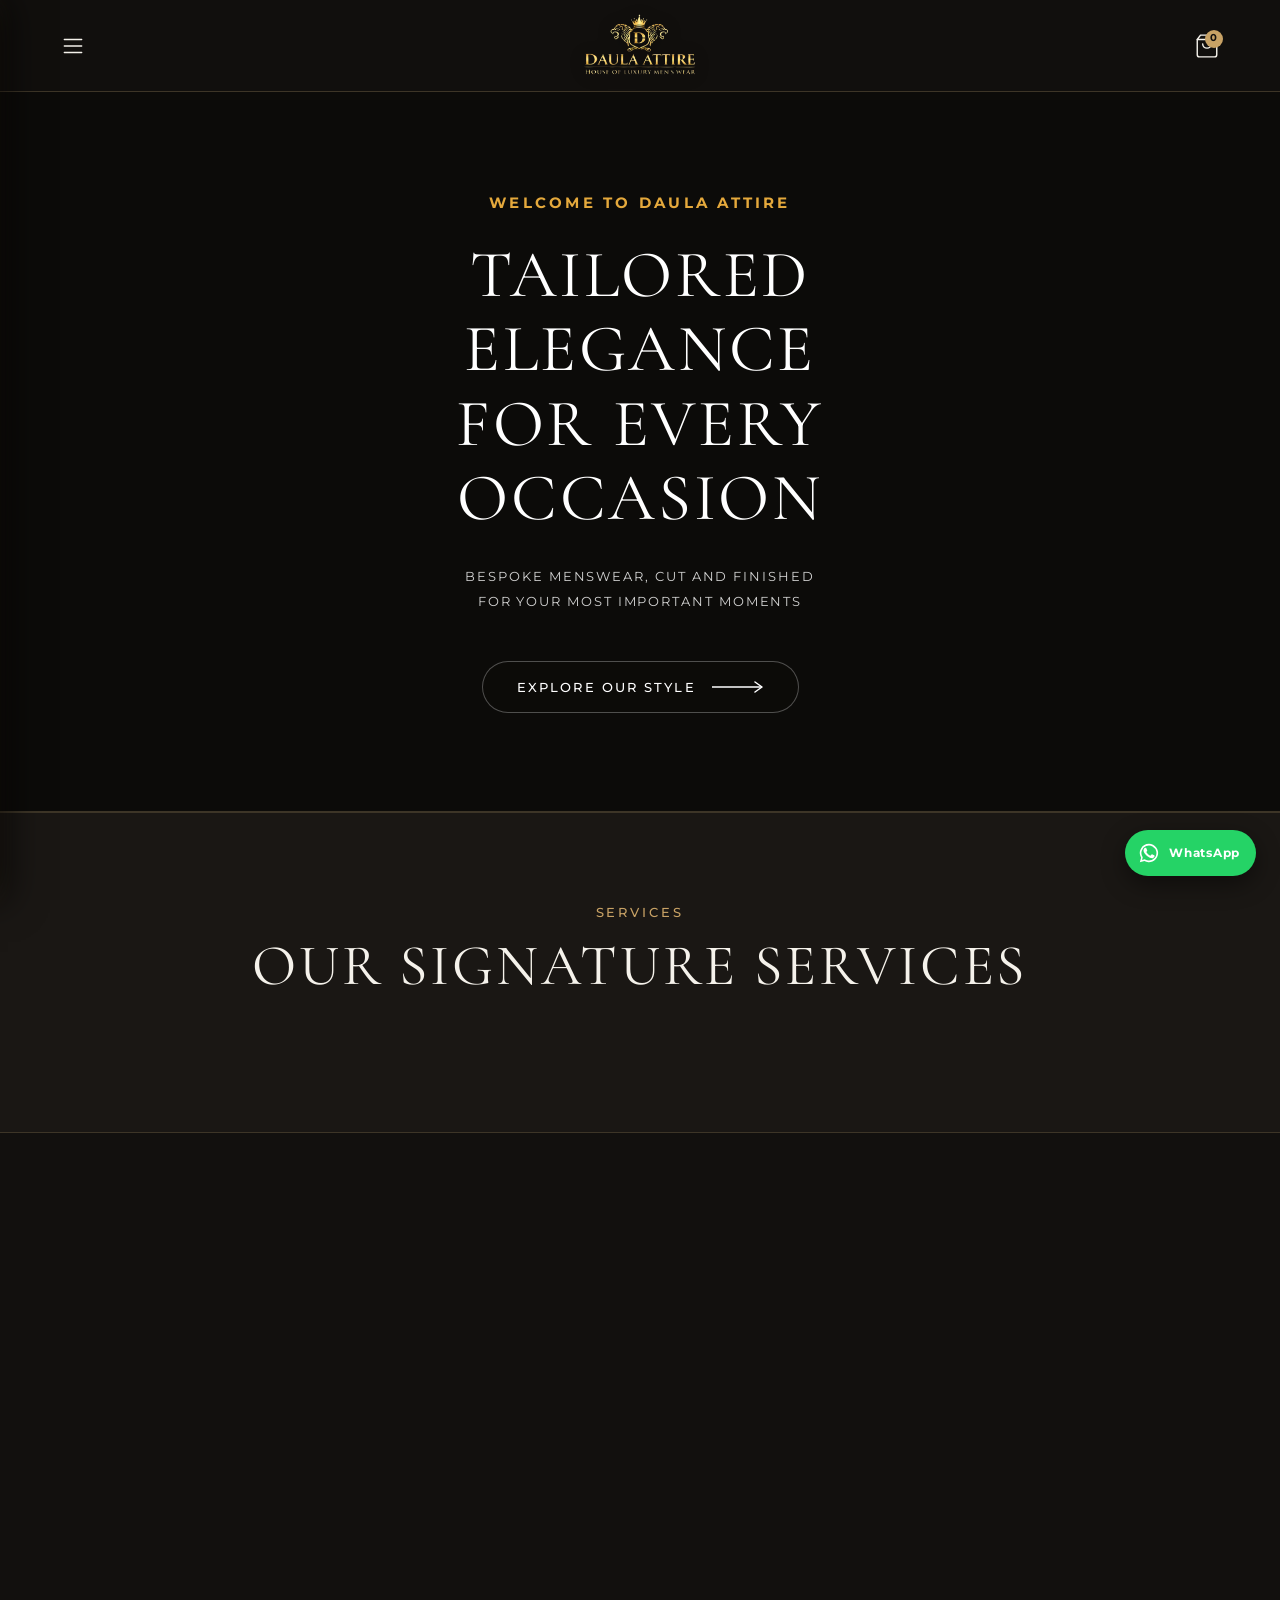
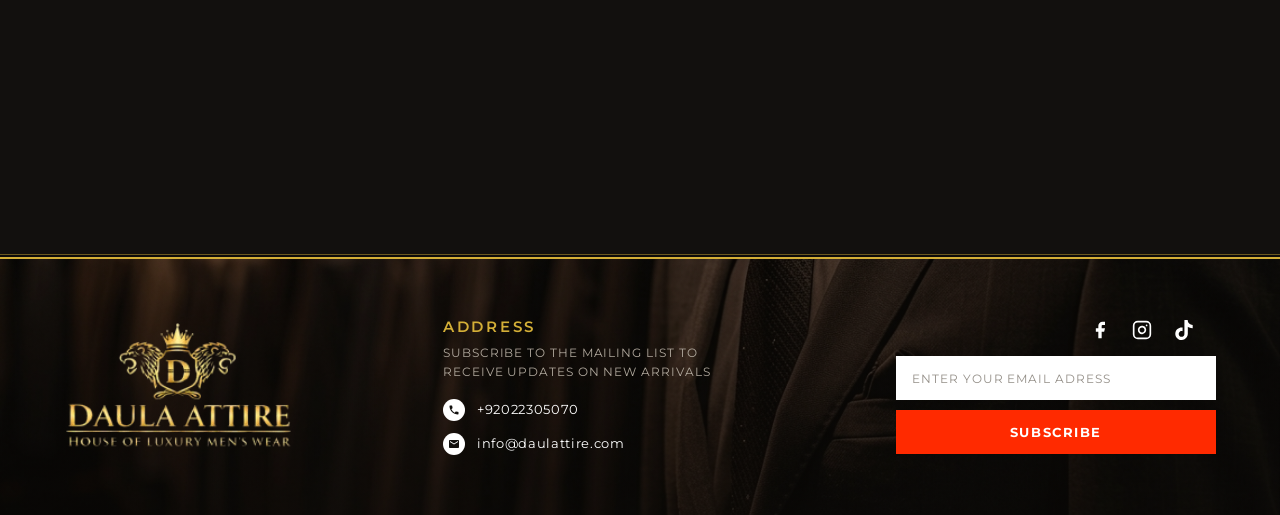
<file: index.html>
<!DOCTYPE html>
<html lang="en">
<head>
  <meta charset="UTF-8">
  <meta name="viewport" content="width=device-width, initial-scale=1.0">
  <title>Daula Attire | Bespoke Men's Tailoring</title>
  <meta name="description" content="Luxury bespoke menswear, handcrafted suits, sherwanis, tuxedos and traditional tailoring in Karachi.">
  <meta name="author" content="Daula Attire">
  <meta property="og:title" content="Daula Attire | Bespoke Men's Tailoring">
  <meta property="og:description" content="Discover tailored elegance and luxury menswear handcrafted for every occasion.">
  <meta property="og:type" content="website">
  <link rel="icon" href="assets/daula-logo.png" type="image/png">

  <!-- Google Fonts: Cormorant Garamond & Montserrat -->
  <link rel="preconnect" href="https://fonts.googleapis.com">
  <link rel="preconnect" href="https://fonts.gstatic.com" crossorigin>
  <link href="https://fonts.googleapis.com/css2?family=Cormorant+Garamond:ital,wght@0,400;0,500;0,600;1,400&family=Montserrat:wght@300;400;500;600;700&display=swap" rel="stylesheet">

  <link rel="stylesheet" href="style.css?v=20261104">
</head>
<body>
  
  <!-- Navigation Drawer (Off-Canvas) -->
  <div class="drawer-overlay" id="drawer-overlay"></div>
  <aside class="drawer-panel" id="nav-drawer" aria-label="Navigation Menu">
    <!-- Drawer Header -->
    <div class="drawer-top">
      <button class="close-btn nav-close" id="nav-close-btn" aria-label="Close menu">
        <svg viewBox="0 0 24 24" width="20" height="20" fill="none" stroke="currentColor" stroke-width="1.8" stroke-linecap="round">
          <line x1="18" y1="6" x2="6" y2="18"></line>
          <line x1="6" y1="6" x2="18" y2="18"></line>
        </svg>
      </button>
      <a href="index.html" class="nav-logo" aria-label="Daula Attire Home">
        <img src="assets/daula-logo.png" alt="Daula Attire Crest">
      </a>
      <span class="nav-tagline">House of Luxury Men's Wear</span>
    </div>

    <div class="drawer-divider"></div>

    <!-- Navigation Links -->
    <nav class="nav-menu-wrapper">
      <ul class="nav-links">
        <li>
          <a href="index.html" class="nav-link-item" data-page="home">
            <span class="nav-icon">
              <svg viewBox="0 0 24 24" fill="none" stroke="currentColor" stroke-width="1.8" stroke-linecap="round" stroke-linejoin="round">
                <path d="m3 9 9-7 9 7v11a2 2 0 0 1-2 2H5a2 2 0 0 1-2-2z"></path>
                <polyline points="9 22 9 12 15 12 15 22"></polyline>
              </svg>
            </span>
            <span class="nav-label">Home</span>
            <span class="nav-arrow">
              <svg viewBox="0 0 24 24" width="14" height="14" fill="none" stroke="currentColor" stroke-width="2" stroke-linecap="round"><polyline points="9 18 15 12 9 6"/></svg>
            </span>
          </a>
        </li>
        <li>
          <a href="about.html" class="nav-link-item" data-page="about">
            <span class="nav-icon">
              <svg viewBox="0 0 24 24" fill="none" stroke="currentColor" stroke-width="1.8" stroke-linecap="round" stroke-linejoin="round">
                <circle cx="12" cy="7" r="4"></circle>
                <path d="M5.5 21a8.38 8.38 0 0 1 13 0"></path>
              </svg>
            </span>
            <span class="nav-label">About Us</span>
            <span class="nav-arrow">
              <svg viewBox="0 0 24 24" width="14" height="14" fill="none" stroke="currentColor" stroke-width="2" stroke-linecap="round"><polyline points="9 18 15 12 9 6"/></svg>
            </span>
          </a>
        </li>
        <li>
          <a href="services.html" class="nav-link-item" data-page="services">
            <span class="nav-icon">
              <svg viewBox="0 0 24 24" fill="none" stroke="currentColor" stroke-width="1.8" stroke-linecap="round" stroke-linejoin="round">
                <polygon points="12 2 2 7 12 12 22 7 12 2"></polygon>
                <polyline points="2 17 12 22 22 17"></polyline>
                <polyline points="2 12 12 17 22 12"></polyline>
              </svg>
            </span>
            <span class="nav-label">Services</span>
            <span class="nav-arrow">
              <svg viewBox="0 0 24 24" width="14" height="14" fill="none" stroke="currentColor" stroke-width="2" stroke-linecap="round"><polyline points="9 18 15 12 9 6"/></svg>
            </span>
          </a>
        </li>
        <li>
          <a href="category.html" class="nav-link-item" data-page="shop">
            <span class="nav-icon">
              <svg viewBox="0 0 24 24" fill="none" stroke="currentColor" stroke-width="1.8" stroke-linecap="round" stroke-linejoin="round">
                <path d="M6 2 3 6v14a2 2 0 0 0 2 2h14a2 2 0 0 0 2-2V6l-3-4Z"></path>
                <path d="M3 6h18"></path>
                <path d="M16 10a4 4 0 0 1-8 0"></path>
              </svg>
            </span>
            <span class="nav-label">Shop</span>
            <span class="nav-arrow">
              <svg viewBox="0 0 24 24" width="14" height="14" fill="none" stroke="currentColor" stroke-width="2" stroke-linecap="round"><polyline points="9 18 15 12 9 6"/></svg>
            </span>
          </a>
        </li>
        <li>
          <a href="contact.html" class="nav-link-item" data-page="contact">
            <span class="nav-icon">
              <svg viewBox="0 0 24 24" fill="none" stroke="currentColor" stroke-width="1.8" stroke-linecap="round" stroke-linejoin="round">
                <path d="M22 16.92v3a2 2 0 0 1-2.18 2 19.79 19.79 0 0 1-8.63-3.07 19.5 19.5 0 0 1-6-6 19.79 19.79 0 0 1-3.07-8.67A2 2 0 0 1 4.11 2h3a2 2 0 0 1 2 1.72 12.84 12.84 0 0 0 .7 2.81 2 2 0 0 1-.45 2.11L8.09 9.91a16 16 0 0 0 6 6l1.27-1.27a2 2 0 0 1 2.11-.45 12.84 12.84 0 0 0 2.81.7A2 2 0 0 1 22 16.92z"></path>
              </svg>
            </span>
            <span class="nav-label">Contact</span>
            <span class="nav-arrow">
              <svg viewBox="0 0 24 24" width="14" height="14" fill="none" stroke="currentColor" stroke-width="2" stroke-linecap="round"><polyline points="9 18 15 12 9 6"/></svg>
            </span>
          </a>
        </li>
      </ul>
    </nav>

    <!-- Consultation CTA -->
    <div class="drawer-action">
      <button type="button" class="btn btn-primary drawer-cta-btn open-consultation-btn" data-service="Bespoke Consultation">
        <span>Book Private Fitting</span>
        <svg viewBox="0 0 24 24" width="16" height="16" fill="none" stroke="currentColor" stroke-width="2" stroke-linecap="round"><polyline points="9 18 15 12 9 6"/></svg>
      </button>
    </div>

    <!-- Atelier Footer & Social -->
    <div class="drawer-footer">
      <div class="drawer-contact-info">
        <a href="tel:+92022305070" class="drawer-phone">
          <svg viewBox="0 0 24 24" width="14" height="14" fill="none" stroke="currentColor" stroke-width="2" stroke-linecap="round"><path d="M22 16.92v3a2 2 0 0 1-2.18 2 19.79 19.79 0 0 1-8.63-3.07 19.5 19.5 0 0 1-6-6 19.79 19.79 0 0 1-3.07-8.67A2 2 0 0 1 4.11 2h3a2 2 0 0 1 2 1.72 12.84 12.84 0 0 0 .7 2.81 2 2 0 0 1-.45 2.11L8.09 9.91a16 16 0 0 0 6 6l1.27-1.27a2 2 0 0 1 2.11-.45 12.84 12.84 0 0 0 2.81.7A2 2 0 0 1 22 16.92z"/></svg>
          <span>+92 022 305070</span>
        </a>
        <span class="drawer-hours">Karachi Atelier</span>
      </div>
      <div class="nav-social">
        <a href="https://www.facebook.com/share/1L7EDtUY76/" target="_blank" rel="noopener noreferrer" aria-label="Facebook">
          <svg viewBox="0 0 24 24" fill="currentColor"><path d="M18 2h-3a5 5 0 0 0-5 5v3H7v4h3v8h4v-8h3l1-4h-4V7a1 1 0 0 1 1-1h3z"/></svg>
        </a>
        <a href="https://www.instagram.com/daula_attire" target="_blank" rel="noopener noreferrer" aria-label="Instagram">
          <svg viewBox="0 0 24 24" fill="none" stroke="currentColor" stroke-width="2" stroke-linecap="round" stroke-linejoin="round"><rect width="20" height="20" x="2" y="2" rx="5" ry="5"/><path d="M16 11.37A4 4 0 1 1 12.63 8 4 4 0 0 1 16 11.37z"/><line x1="17.5" x2="17.51" y1="6.5" y2="6.5"/></svg>
        </a>
        <a href="https://www.tiktok.com/@daula.attire" target="_blank" rel="noopener noreferrer" aria-label="TikTok">
          <svg viewBox="0 0 24 24" fill="none" stroke="currentColor" stroke-width="1.8" stroke-linecap="round" stroke-linejoin="round"><path d="M14 3v11.5a3.5 3.5 0 1 1-3.5-3.5"/><path d="M14 3c.4 2.6 2.2 4.3 5 4.5"/></svg>
        </a>
        <a href="https://m.youtube.com/@daulaattireofficial" target="_blank" rel="noopener noreferrer" aria-label="YouTube">
          <svg viewBox="0 0 24 24" fill="currentColor" aria-hidden="true"><path d="M23.5 6.2a3 3 0 0 0-2.1-2.1C19.5 3.6 12 3.6 12 3.6s-7.5 0-9.4.5A3 3 0 0 0 .5 6.2 31 31 0 0 0 0 12a31 31 0 0 0 .5 5.8 3 3 0 0 0 2.1 2.1c1.9.5 9.4.5 9.4.5s7.5 0 9.4-.5a3 3 0 0 0 2.1-2.1A31 31 0 0 0 24 12a31 31 0 0 0-.5-5.8ZM9.6 15.6V8.4l6.3 3.6-6.3 3.6Z"/></svg>
        </a>
      </div>
    </div>
  </aside>


  <!-- Consultation / Booking Modal -->
  <div class="modal" id="appointment-modal" aria-hidden="true" role="dialog">
    <div class="modal-backdrop"></div>
    <div class="modal-content">
      <div class="modal-header">
        <h3>Book Consultation</h3>
        <button class="close-btn" id="modal-close-btn" aria-label="Close dialog">&times;</button>
      </div>
      <form class="modal-form" id="appointment-form">
        <div class="form-group">
          <label for="client-name">Full Name</label>
          <input type="text" id="client-name" placeholder="Sir / Madam" required>
        </div>
        <div class="form-group">
          <label for="client-phone">Phone / WhatsApp</label>
          <input type="tel" id="client-phone" placeholder="+92 300 1234567" required>
        </div>
        <div class="form-group">
          <label for="garment-type">Garment of Interest</label>
          <select id="garment-type">
            <option value="3-Piece Bespoke Suit">3-Piece Bespoke Suit</option>
            <option value="Ceremonial Sherwani">Ceremonial Sherwani</option>
            <option value="Luxury Shalwar Kameez">Luxury Shalwar Kameez</option>
            <option value="Black Tie Tuxedo">Black Tie Tuxedo</option>
            <option value="Prince Coat & Waistcoat">Prince Coat & Waistcoat</option>
            <option value="Full Wedding Trousseau">Full Wedding Trousseau</option>
          </select>
        </div>
        <div class="form-group">
          <label for="appointment-date">Preferred Date</label>
          <input type="date" id="appointment-date" required>
        </div>
        <div class="form-group">
          <label for="client-notes">Special Requests / Fitting Notes</label>
          <textarea id="client-notes" rows="3" placeholder="Tell our master tailors about your style preferences, event date, or fabric choices..."></textarea>
        </div>
        <button type="submit" class="btn btn-primary" style="width: 100%; margin-top: 8px;">Request Private Fitting</button>
      </form>
    </div>
  </div>

  <!-- Main Website Container -->
  <main>
    <!-- Site Header -->
    <header class="site-header">
      <button class="icon-button" id="menu-btn" aria-label="Open menu">
        <svg viewBox="0 0 24 24" fill="none" stroke="currentColor" stroke-linecap="round" stroke-linejoin="round">
          <line x1="4" x2="20" y1="12" y2="12"/><line x1="4" x2="20" y1="6" y2="6"/><line x1="4" x2="20" y1="18" y2="18"/>
        </svg>
      </button>

      <a href="#hero" class="brand-lockup" aria-label="Daula Attire">
        <img src="assets/daula-logo.png" alt="Daula Attire - House of Luxury Men's Wear" class="brand-logo-img">
      </a>

      <a href="cart.html" class="icon-button" id="bag-btn" aria-label="View your cart">
        <svg viewBox="0 0 24 24" fill="none" stroke="currentColor" stroke-linecap="round" stroke-linejoin="round">
          <path d="M6 2 3 6v14a2 2 0 0 0 2 2h14a2 2 0 0 0 2-2V6l-3-4Z"/><path d="M3 6h18"/><path d="M16 10a4 4 0 0 1-8 0"/>
        </svg>
        <span class="badge">0</span>
      </a>
    </header>

    <!-- Hero Section -->
    <section id="hero" class="hero">
      <video class="hero-video" autoplay muted loop playsinline preload="auto" aria-hidden="true">
        <source src="assets/video.mp4" type="video/mp4">
      </video>
      <div class="hero-content reveal">
        <p class="eyebrow">WELCOME TO DAULA ATTIRE</p>
        <h1>TAILORED ELEGANCE<br>FOR EVERY OCCASION</h1>
        <p class="hero-copy">BESPOKE MENSWEAR, CUT AND FINISHED<br>FOR YOUR MOST IMPORTANT MOMENTS</p>
        <a href="#services" class="hero-cta">
          <span>EXPLORE OUR STYLE</span>
          <svg width="52" height="12" viewBox="0 0 52 12" fill="none" stroke="currentColor" stroke-width="1.5" stroke-linecap="round" stroke-linejoin="round">
            <line x1="0" y1="6" x2="49" y2="6"/>
            <polyline points="43 1 50 6 43 11"/>
          </svg>
        </a>
      </div>
    </section>



    <!-- Services Section -->
    <section id="services" class="services-section">
      <div class="section-heading reveal">
        <p class="eyebrow">Services</p>
        <h2>Our Signature Services</h2>
      </div>
      <div class="service-grid">
        <article class="service-card reveal">
          <img src="assets/tailoring-027.jpg" alt="3-Piece Suit" loading="lazy">
          <div><span>3-Piece Suit</span></div>
        </article>
        <article class="service-card reveal">
          <img src="assets/tailoring-028.jpg" alt="Sherwani" loading="lazy">
          <div><span>Sherwani</span></div>
        </article>
        <article class="service-card reveal">
          <img src="assets/tailoring-029.jpg" alt="Shalwar Kameez" loading="lazy">
          <div><span>Shalwar Kameez</span></div>
        </article>
        <article class="service-card reveal">
          <img src="assets/tailoring-030.jpg" alt="Tuxedo" loading="lazy">
          <div><span>Tuxedo</span></div>
        </article>
        <article class="service-card reveal">
          <img src="assets/tailoring-031.jpg" alt="Sherwani" loading="lazy">
          <div><span>Sherwani</span></div>
        </article>
        <article class="service-card reveal">
          <img src="assets/tailoring-032.jpg" alt="Shalwar Kameez" loading="lazy">
          <div><span>Shalwar Kameez</span></div>
        </article>
        <article class="service-card reveal">
          <img src="assets/tailoring-033.jpg" alt="Tuxedo" loading="lazy">
          <div><span>Tuxedo</span></div>
        </article>
        <article class="service-card reveal">
          <img src="assets/tailoring-034.jpg" alt="Sherwani" loading="lazy">
          <div><span>Sherwani</span></div>
        </article>
      </div>
    </section>

    <!-- Promise Band -->
    <!-- <section class="promise-band" style="background-image: linear-gradient(var(--image-overlay), var(--image-overlay)), url('assets/tailoring-003.jpg');">
      <div class="promise-grid">
        <article class="reveal">
          <svg viewBox="0 0 24 24" fill="none" stroke="currentColor" stroke-linecap="round" stroke-linejoin="round">
            <path d="M22 11.08V12a10 10 0 1 1-5.93-9.14"/><path d="m9 11 3 3L22 4"/>
          </svg>
          <h3>Tailored to Perfection</h3>
          <p>Measured with care, crafted with patience and finished to the highest standard.</p>
        </article>
        <article class="reveal">
          <svg viewBox="0 0 24 24" fill="none" stroke="currentColor" stroke-linecap="round" stroke-linejoin="round">
            <path d="m12 3-1.9 5.8a2 2 0 0 1-1.3 1.3L3 12l5.8 1.9a2 2 0 0 1 1.3 1.3L12 21l1.9-5.8a2 2 0 0 1 1.3-1.3L21 12l-5.8-1.9a2 2 0 0 1-1.3-1.3Z"/>
          </svg>
          <h3>Elegance Redefined</h3>
          <p>Measured with care, crafted with patience and finished to the highest standard.</p>
        </article>
        <article class="reveal">
          <svg viewBox="0 0 24 24" fill="none" stroke="currentColor" stroke-linecap="round" stroke-linejoin="round">
            <path d="M6 3h12l4 6-10 13L2 9Z"/><path d="M11 3 8 9l4 13 4-13-3-6"/><path d="M2 9h20"/>
          </svg>
          <h3>Luxury in Every Detail</h3>
          <p>Measured with care, crafted with patience and finished to the highest standard.</p>
        </article>
        <article class="reveal">
          <svg viewBox="0 0 24 24" fill="none" stroke="currentColor" stroke-linecap="round" stroke-linejoin="round">
            <circle cx="12" cy="8" r="6"/><path d="M15.477 12.89 17 22l-5-3-5 3 1.523-9.11"/>
          </svg>
          <h3>25 Year Experience</h3>
          <p>Measured with care, crafted with patience and finished to the highest standard.</p>
        </article>
      </div>
    </section> -->

    <!-- Studio Karachi Section -->
    <section id="studio" class="section-shell studio-section">
      <img src="assets/tailoring-026.jpg" alt="Navy velvet embroidered formal jacket with silver peacock motifs" class="reveal-left" loading="lazy">
      <div class="studio-center reveal-scale">
        <h2>VISIT OUR<br>STUDIO IN KARACHI</h2>
        <div class="studio-map-wrapper">
          <iframe 
            src="https://www.google.com/maps/embed?pb=!1m18!1m12!1m3!1d3619.3879502390673!2d67.0692688!3d24.8847453!2m3!1f0!2f0!3f0!3m2!1i1024!2i768!4f13.1!3m3!1m2!1s0x3eb33faf7ad7aa5f%3A0x140320c2fb322f3f!2sDaula%20Attire!5e0!3m2!1sen!2s!4v1794567898149!5m2!1sen!2s"
            class="studio-live-iframe"
            allowfullscreen="" 
            loading="lazy" 
            referrerpolicy="strict-origin-when-cross-origin">
          </iframe>
        </div>
      </div>
      <img src="assets/tailoring-025.jpg" alt="Man wearing black patterned formal sherwani with white trousers" class="reveal-right" loading="lazy">
    </section>

    <!-- Gallery Section -->
    <!-- <section id="gallery" class="section-shell gallery-section">
      <div class="reveal">
        <p class="eyebrow">Gallery</p>
        <h2>Style Note &amp; Stories</h2>
      </div>
      <div class="gallery-grid">
        <div class="gallery-card reveal">
          <img src="assets/tailoring-001.jpg" alt="Daula Attire tailoring story 1" loading="lazy">
        </div>
        <div class="gallery-card reveal">
          <img src="assets/tailoring-002.jpg" alt="Daula Attire tailoring story 2" loading="lazy">
        </div>
        <div class="gallery-card reveal">
          <img src="assets/tailoring-006.jpg" alt="Daula Attire tailoring story 3" loading="lazy">
        </div>
        <div class="gallery-card reveal">
          <img src="assets/tailoring-003.jpg" alt="Daula Attire tailoring story 4" loading="lazy">
        </div>
      </div>
    </section> -->

    <!-- Site Footer -->
    <footer id="contact" style="background-image: linear-gradient(rgba(14, 11, 8, 0.48), rgba(14, 11, 8, 0.58)), url('assets/footer-bg.jpg');">
      <!-- Left Column: Official Gold Crest Logo -->
      <div class="footer-brand">
        <img src="assets/daula-logo.png" alt="Daula Attire - House of Luxury Men's Wear" class="footer-crest-logo">
      </div>

      <!-- Middle Column: Address & Contact Info -->
      <div class="footer-middle">
        <h3 class="footer-heading">ADDRESS</h3>
        <p class="footer-subtext">SUBSCRIBE TO THE MAILING LIST TO<br>RECEIVE UPDATES ON NEW ARRIVALS</p>
        <div class="footer-contact-list">
          <a href="tel:+92022305070" class="footer-contact-item">
            <span class="circle-icon">
              <svg viewBox="0 0 24 24" width="12" height="12" fill="currentColor">
                <path d="M20.01 15.38c-1.23 0-2.42-.2-3.53-.56a.977.977 0 0 0-1.01.24l-2.2 2.2a15.045 15.045 0 0 1-6.59-6.59l2.2-2.21a.96.96 0 0 0 .25-1A11.36 11.36 0 0 1 8.5 3.99c0-.55-.45-1-1-1H4c-.55 0-1 .45-1 1 0 9.39 7.61 17 17 17 .55 0 1-.45 1-1v-3.5c0-.55-.45-1-.99-1.11z"/>
              </svg>
            </span>
            <span>+92022305070</span>
          </a>
          <a href="mailto:info@daulattire.com" class="footer-contact-item">
            <span class="circle-icon">
              <svg viewBox="0 0 24 24" width="12" height="12" fill="currentColor">
                <path d="M20 4H4c-1.1 0-1.99.9-1.99 2L2 18c0 1.1.9 2 2 2h16c1.1 0 2-.9 2-2V6c0-1.1-.9-2-2-2zm0 4l-8 5-8-5V6l8 5 8-5v2z"/>
              </svg>
            </span>
            <span>info@daulattire.com</span>
          </a>
        </div>
      </div>

      <!-- Right Column: Socials & Subscription -->
      <div class="footer-right">
        <div class="footer-social-row">
          <a href="https://www.facebook.com/share/1L7EDtUY76/" target="_blank" rel="noopener noreferrer" aria-label="Facebook">
            <svg viewBox="0 0 24 24" width="20" height="20" fill="currentColor">
              <path d="M18 2h-3a5 5 0 0 0-5 5v3H7v4h3v8h4v-8h3l1-4h-4V7a1 1 0 0 1 1-1h3z"/>
            </svg>
          </a>
          <a href="https://www.instagram.com/daula_attire" target="_blank" rel="noopener noreferrer" aria-label="Instagram">
            <svg viewBox="0 0 24 24" width="20" height="20" fill="none" stroke="currentColor" stroke-width="2" stroke-linecap="round" stroke-linejoin="round">
              <rect width="20" height="20" x="2" y="2" rx="5" ry="5"/>
              <path d="M16 11.37A4 4 0 1 1 12.63 8 4 4 0 0 1 16 11.37z"/>
              <line x1="17.5" x2="17.51" y1="6.5" y2="6.5"/>
            </svg>
          </a>
          <a href="https://www.tiktok.com/@daula.attire" target="_blank" rel="noopener noreferrer" aria-label="TikTok">
            <svg viewBox="0 0 24 24" width="20" height="20" fill="currentColor">
              <path d="M12.525.02c1.31-.02 2.61-.01 3.91-.02.08 1.53.63 3.09 1.75 4.17 1.12 1.11 2.7 1.62 4.24 1.79v4.03c-1.44-.05-2.89-.35-4.2-.97-.57-.26-1.1-.59-1.62-.93-.01 2.92.01 5.84-.02 8.75-.08 1.4-.54 2.79-1.35 3.94-1.31 1.92-3.58 3.17-5.91 3.21-1.43.08-2.86-.31-4.08-1.03-2.02-1.19-3.44-3.37-3.65-5.71-.02-.5-.03-1-.01-1.49.18-1.9 1.12-3.72 2.58-4.96 1.66-1.44 3.98-2.13 6.15-1.72.02 1.48-.04 2.96-.04 4.44-.99-.32-2.15-.23-3.02.37-.63.41-1.11 1.04-1.36 1.75-.21.51-.24 1.07-.14 1.61.24 1.64 1.82 3.02 3.5 2.87 1.12-.01 2.19-.66 2.77-1.61.19-.33.4-.67.41-1.06.1-1.79.06-3.57.07-5.36.01-4.03-.01-8.05.02-12.07z"/>
            </svg>
          </a>
        <a href="https://m.youtube.com/@daulaattireofficial" target="_blank" rel="noopener noreferrer" aria-label="YouTube">
          <svg viewBox="0 0 24 24" fill="currentColor" aria-hidden="true"><path d="M23.5 6.2a3 3 0 0 0-2.1-2.1C19.5 3.6 12 3.6 12 3.6s-7.5 0-9.4.5A3 3 0 0 0 .5 6.2 31 31 0 0 0 0 12a31 31 0 0 0 .5 5.8 3 3 0 0 0 2.1 2.1c1.9.5 9.4.5 9.4.5s7.5 0 9.4-.5a3 3 0 0 0 2.1-2.1A31 31 0 0 0 24 12a31 31 0 0 0-.5-5.8ZM9.6 15.6V8.4l6.3 3.6-6.3 3.6Z"/></svg>
        </a>
        </div>
        <form class="footer-form" id="subscribe-form">
          <input type="email" id="email" placeholder="ENTER YOUR EMAIL ADRESS" required>
          <button type="submit" class="btn-subscribe">SUBSCRIBE</button>
        </form>
      </div>
    </footer>
  </main>

  <!-- Toast Notification Popup -->
  <div class="toast" id="toast" role="status" aria-live="polite"></div>
  
  <script src="script.js?v=20261104" defer></script>
</body>
</html>
</file>
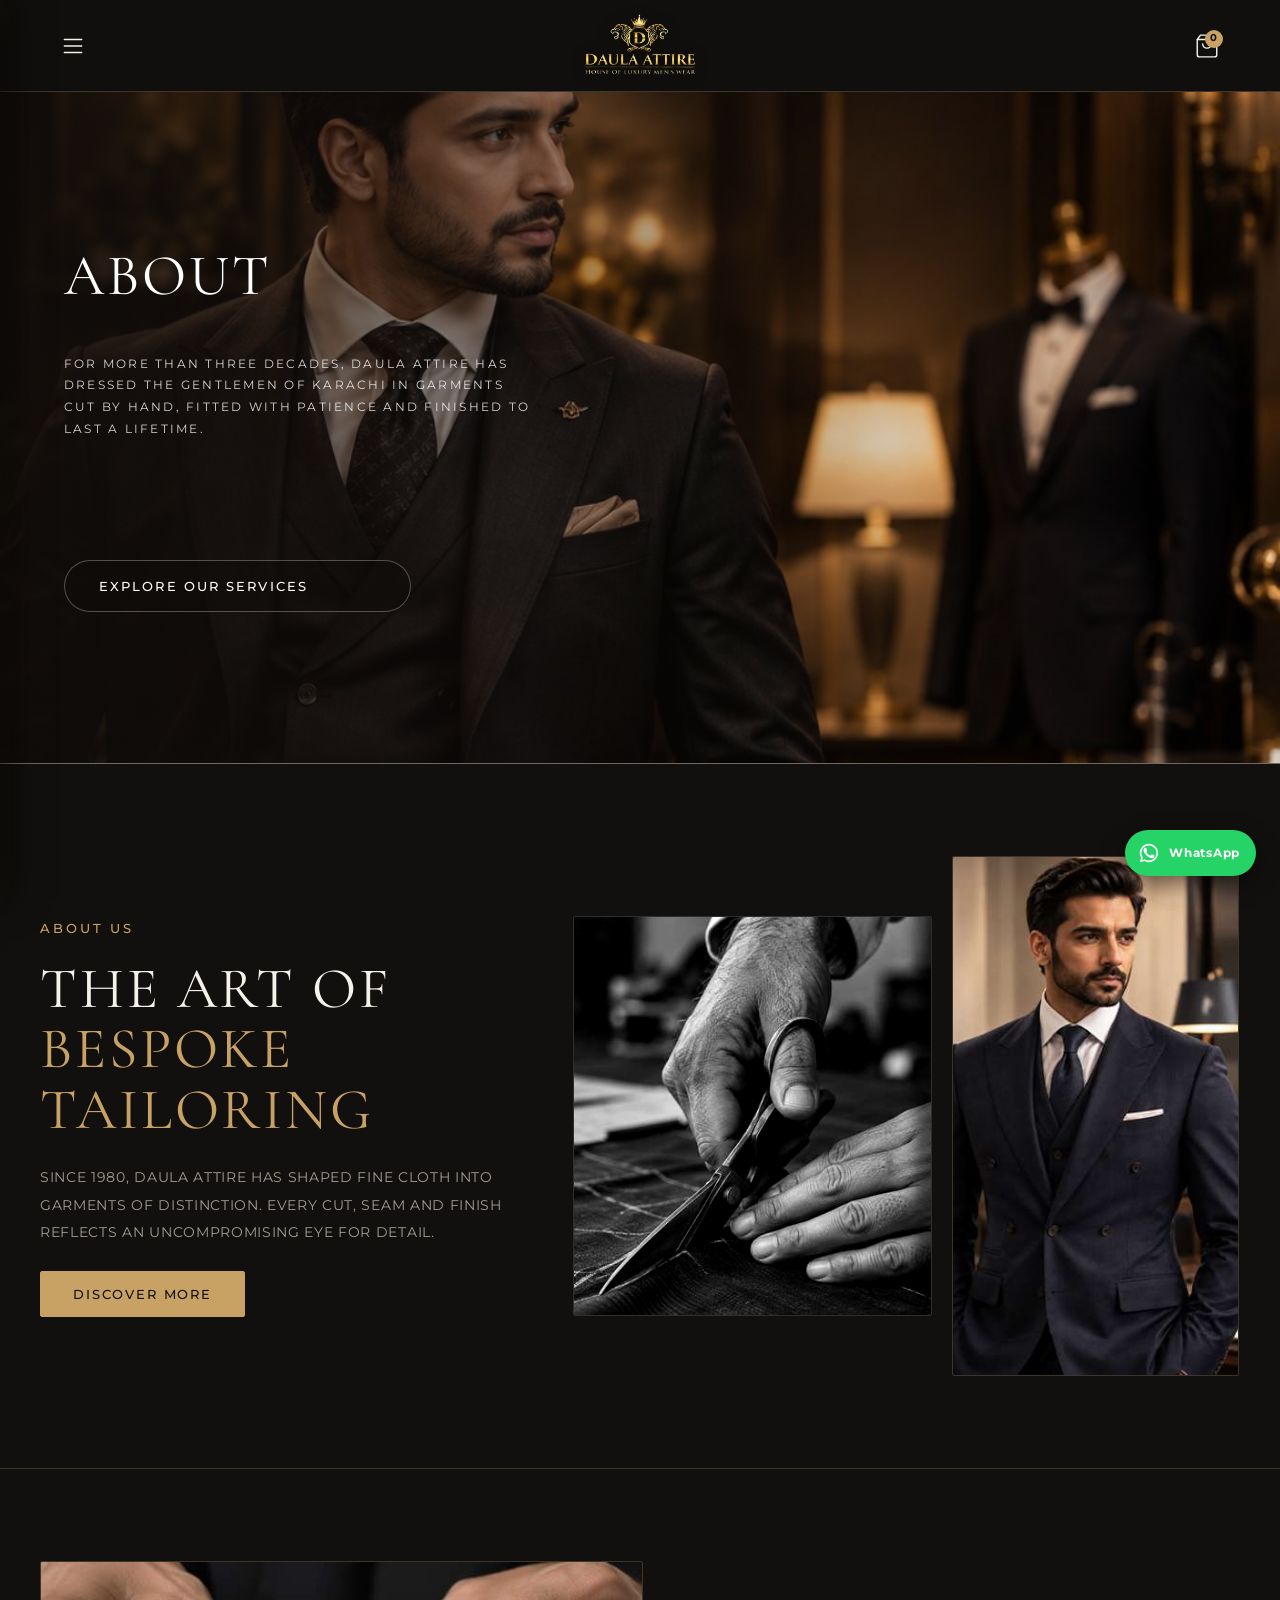
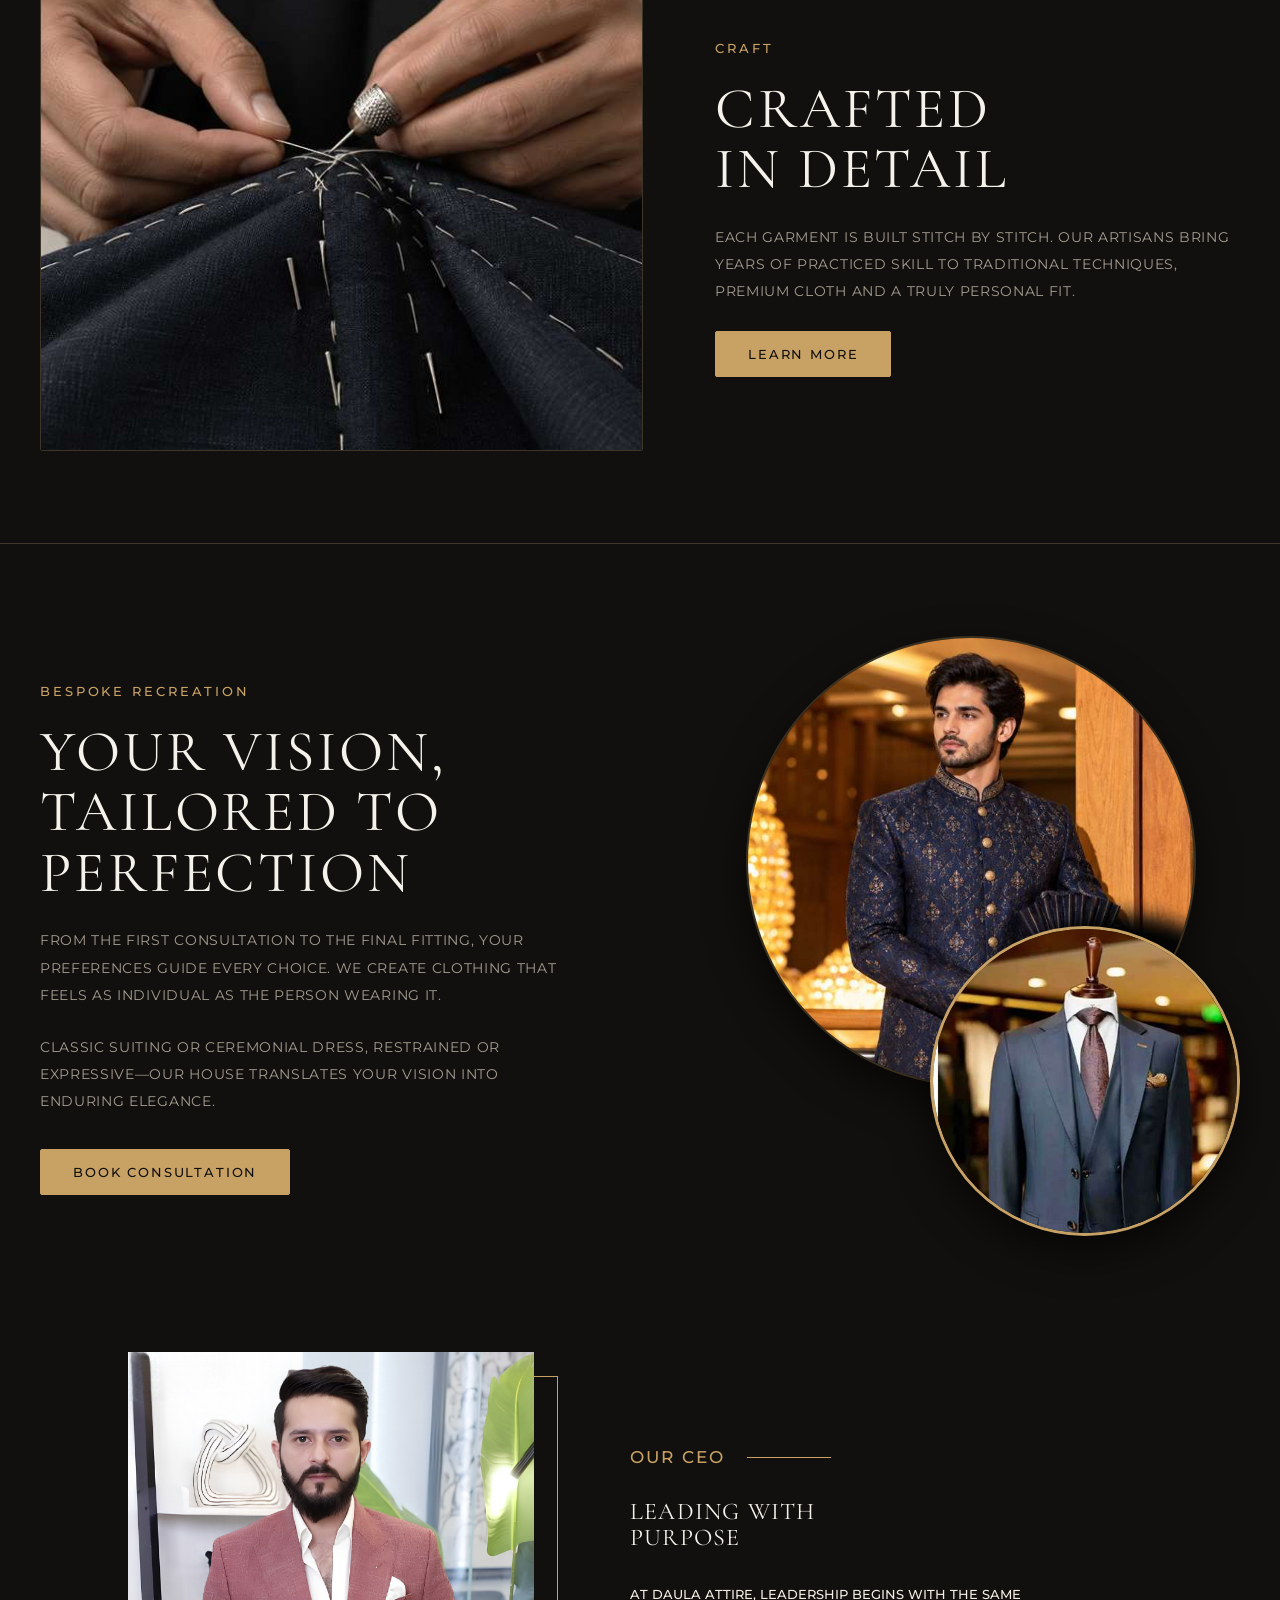
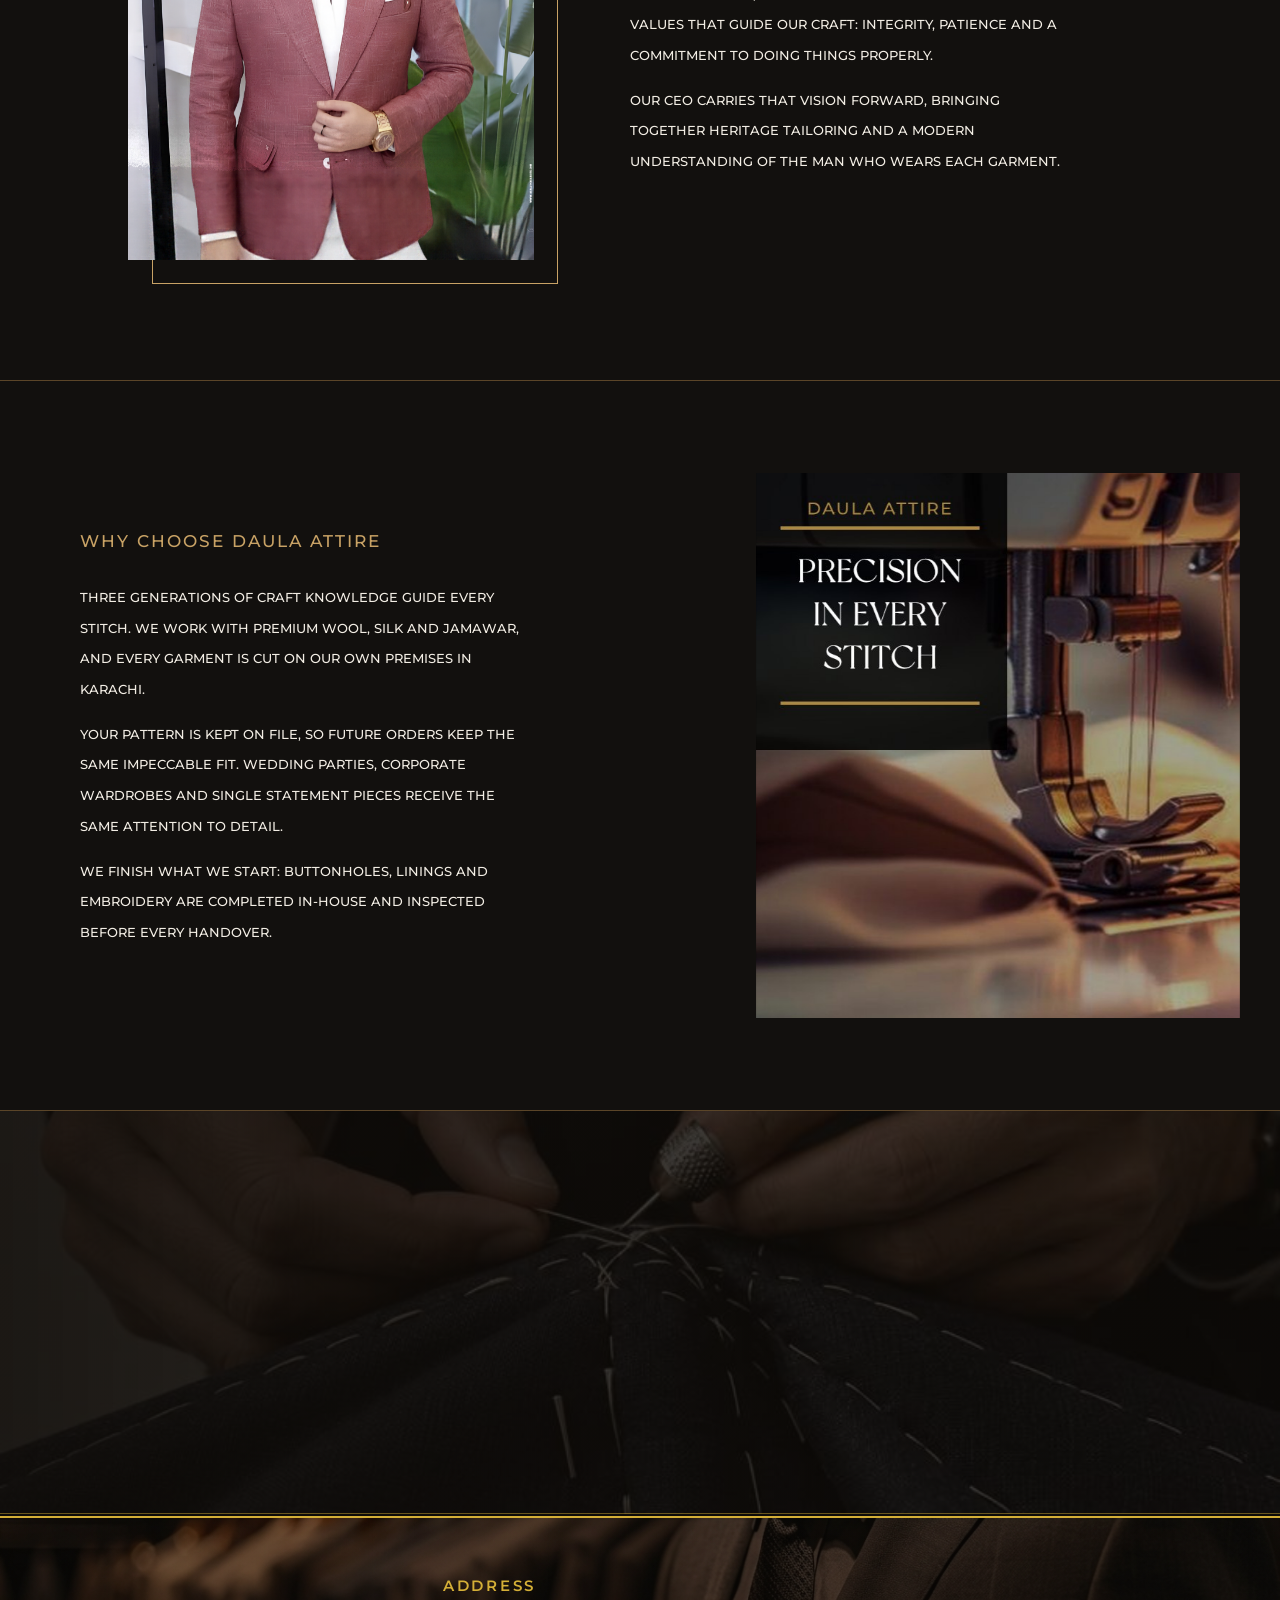
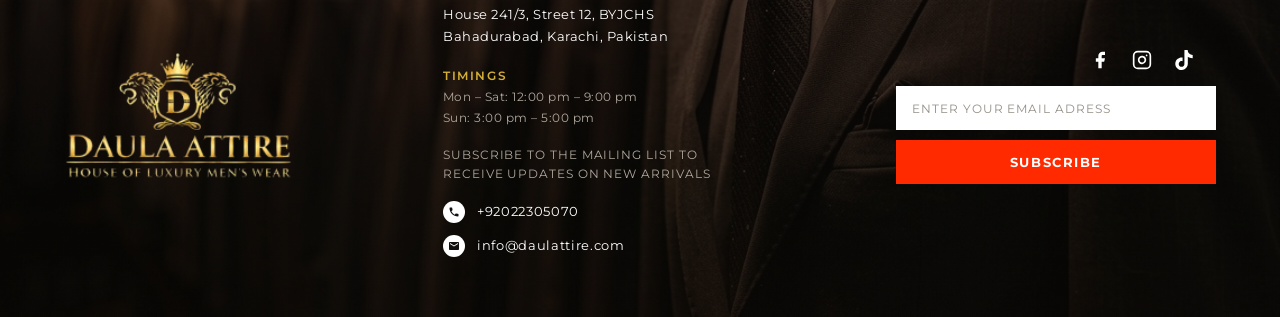
<file: about.html>
<!DOCTYPE html>
<html lang="en">
<head>
  <meta charset="UTF-8">
  <meta name="viewport" content="width=device-width, initial-scale=1.0">
  <title>About Us | Daula Attire</title>
  <meta name="description" content="The story of Daula Attire — a Karachi house of luxury menswear crafting bespoke suits, sherwanis and formal wear with precision.">
  <meta name="author" content="Daula Attire">
  <link rel="icon" href="assets/daula-logo.png" type="image/png">

  <!-- Google Fonts: Cormorant Garamond & Montserrat -->
  <link rel="preconnect" href="https://fonts.googleapis.com">
  <link rel="preconnect" href="https://fonts.gstatic.com" crossorigin>
  <link href="https://fonts.googleapis.com/css2?family=Cormorant+Garamond:ital,wght@0,400;0,500;0,600;1,400&family=Montserrat:wght@300;400;500;600;700&display=swap" rel="stylesheet">

  <link rel="stylesheet" href="style.css?v=20261104">
  <script src="script.js?v=20261104" defer></script>
</head>
<body>

  <!-- Navigation Drawer (Off-Canvas) -->
  <div class="drawer-overlay" id="drawer-overlay"></div>
  <aside class="drawer-panel" id="nav-drawer" aria-label="Navigation Menu">
    <!-- Drawer Header -->
    <div class="drawer-top">
      <button class="close-btn nav-close" id="nav-close-btn" aria-label="Close menu">
        <svg viewBox="0 0 24 24" width="20" height="20" fill="none" stroke="currentColor" stroke-width="1.8" stroke-linecap="round">
          <line x1="18" y1="6" x2="6" y2="18"></line>
          <line x1="6" y1="6" x2="18" y2="18"></line>
        </svg>
      </button>
      <a href="index.html" class="nav-logo" aria-label="Daula Attire Home">
        <img src="assets/daula-logo.png" alt="Daula Attire Crest">
      </a>
      <span class="nav-tagline">House of Luxury Men's Wear</span>
    </div>

    <div class="drawer-divider"></div>

    <!-- Navigation Links -->
    <nav class="nav-menu-wrapper">
      <ul class="nav-links">
        <li>
          <a href="index.html" class="nav-link-item" data-page="home">
            <span class="nav-icon">
              <svg viewBox="0 0 24 24" fill="none" stroke="currentColor" stroke-width="1.8" stroke-linecap="round" stroke-linejoin="round">
                <path d="m3 9 9-7 9 7v11a2 2 0 0 1-2 2H5a2 2 0 0 1-2-2z"></path>
                <polyline points="9 22 9 12 15 12 15 22"></polyline>
              </svg>
            </span>
            <span class="nav-label">Home</span>
            <span class="nav-arrow">
              <svg viewBox="0 0 24 24" width="14" height="14" fill="none" stroke="currentColor" stroke-width="2" stroke-linecap="round"><polyline points="9 18 15 12 9 6"/></svg>
            </span>
          </a>
        </li>
        <li>
          <a href="about.html" class="nav-link-item" data-page="about">
            <span class="nav-icon">
              <svg viewBox="0 0 24 24" fill="none" stroke="currentColor" stroke-width="1.8" stroke-linecap="round" stroke-linejoin="round">
                <circle cx="12" cy="7" r="4"></circle>
                <path d="M5.5 21a8.38 8.38 0 0 1 13 0"></path>
              </svg>
            </span>
            <span class="nav-label">About Us</span>
            <span class="nav-arrow">
              <svg viewBox="0 0 24 24" width="14" height="14" fill="none" stroke="currentColor" stroke-width="2" stroke-linecap="round"><polyline points="9 18 15 12 9 6"/></svg>
            </span>
          </a>
        </li>
        <li>
          <a href="services.html" class="nav-link-item" data-page="services">
            <span class="nav-icon">
              <svg viewBox="0 0 24 24" fill="none" stroke="currentColor" stroke-width="1.8" stroke-linecap="round" stroke-linejoin="round">
                <polygon points="12 2 2 7 12 12 22 7 12 2"></polygon>
                <polyline points="2 17 12 22 22 17"></polyline>
                <polyline points="2 12 12 17 22 12"></polyline>
              </svg>
            </span>
            <span class="nav-label">Services</span>
            <span class="nav-arrow">
              <svg viewBox="0 0 24 24" width="14" height="14" fill="none" stroke="currentColor" stroke-width="2" stroke-linecap="round"><polyline points="9 18 15 12 9 6"/></svg>
            </span>
          </a>
        </li>
        <li>
          <a href="category.html" class="nav-link-item" data-page="shop">
            <span class="nav-icon">
              <svg viewBox="0 0 24 24" fill="none" stroke="currentColor" stroke-width="1.8" stroke-linecap="round" stroke-linejoin="round">
                <path d="M6 2 3 6v14a2 2 0 0 0 2 2h14a2 2 0 0 0 2-2V6l-3-4Z"></path>
                <path d="M3 6h18"></path>
                <path d="M16 10a4 4 0 0 1-8 0"></path>
              </svg>
            </span>
            <span class="nav-label">Shop</span>
            <span class="nav-arrow">
              <svg viewBox="0 0 24 24" width="14" height="14" fill="none" stroke="currentColor" stroke-width="2" stroke-linecap="round"><polyline points="9 18 15 12 9 6"/></svg>
            </span>
          </a>
        </li>
        <li>
          <a href="contact.html" class="nav-link-item" data-page="contact">
            <span class="nav-icon">
              <svg viewBox="0 0 24 24" fill="none" stroke="currentColor" stroke-width="1.8" stroke-linecap="round" stroke-linejoin="round">
                <path d="M22 16.92v3a2 2 0 0 1-2.18 2 19.79 19.79 0 0 1-8.63-3.07 19.5 19.5 0 0 1-6-6 19.79 19.79 0 0 1-3.07-8.67A2 2 0 0 1 4.11 2h3a2 2 0 0 1 2 1.72 12.84 12.84 0 0 0 .7 2.81 2 2 0 0 1-.45 2.11L8.09 9.91a16 16 0 0 0 6 6l1.27-1.27a2 2 0 0 1 2.11-.45 12.84 12.84 0 0 0 2.81.7A2 2 0 0 1 22 16.92z"></path>
              </svg>
            </span>
            <span class="nav-label">Contact</span>
            <span class="nav-arrow">
              <svg viewBox="0 0 24 24" width="14" height="14" fill="none" stroke="currentColor" stroke-width="2" stroke-linecap="round"><polyline points="9 18 15 12 9 6"/></svg>
            </span>
          </a>
        </li>
      </ul>
    </nav>

    <!-- Consultation CTA -->
    <div class="drawer-action">
      <button type="button" class="btn btn-primary drawer-cta-btn open-consultation-btn" data-service="Bespoke Consultation">
        <span>Book Private Fitting</span>
        <svg viewBox="0 0 24 24" width="16" height="16" fill="none" stroke="currentColor" stroke-width="2" stroke-linecap="round"><polyline points="9 18 15 12 9 6"/></svg>
      </button>
    </div>

    <!-- Atelier Footer & Social -->
    <div class="drawer-footer">
      <div class="drawer-contact-info">
        <a href="tel:+92022305070" class="drawer-phone">
          <svg viewBox="0 0 24 24" width="14" height="14" fill="none" stroke="currentColor" stroke-width="2" stroke-linecap="round"><path d="M22 16.92v3a2 2 0 0 1-2.18 2 19.79 19.79 0 0 1-8.63-3.07 19.5 19.5 0 0 1-6-6 19.79 19.79 0 0 1-3.07-8.67A2 2 0 0 1 4.11 2h3a2 2 0 0 1 2 1.72 12.84 12.84 0 0 0 .7 2.81 2 2 0 0 1-.45 2.11L8.09 9.91a16 16 0 0 0 6 6l1.27-1.27a2 2 0 0 1 2.11-.45 12.84 12.84 0 0 0 2.81.7A2 2 0 0 1 22 16.92z"/></svg>
          <span>+92 022 305070</span>
        </a>
        <span class="drawer-hours">Karachi Atelier</span>
      </div>
      <div class="nav-social">
        <a href="https://www.facebook.com/share/1L7EDtUY76/" target="_blank" rel="noopener noreferrer" aria-label="Facebook">
          <svg viewBox="0 0 24 24" fill="currentColor"><path d="M18 2h-3a5 5 0 0 0-5 5v3H7v4h3v8h4v-8h3l1-4h-4V7a1 1 0 0 1 1-1h3z"/></svg>
        </a>
        <a href="https://www.instagram.com/daula_attire" target="_blank" rel="noopener noreferrer" aria-label="Instagram">
          <svg viewBox="0 0 24 24" fill="none" stroke="currentColor" stroke-width="2" stroke-linecap="round" stroke-linejoin="round"><rect width="20" height="20" x="2" y="2" rx="5" ry="5"/><path d="M16 11.37A4 4 0 1 1 12.63 8 4 4 0 0 1 16 11.37z"/><line x1="17.5" x2="17.51" y1="6.5" y2="6.5"/></svg>
        </a>
        <a href="https://www.tiktok.com/@daula.attire" target="_blank" rel="noopener noreferrer" aria-label="TikTok">
          <svg viewBox="0 0 24 24" fill="none" stroke="currentColor" stroke-width="1.8" stroke-linecap="round" stroke-linejoin="round"><path d="M14 3v11.5a3.5 3.5 0 1 1-3.5-3.5"/><path d="M14 3c.4 2.6 2.2 4.3 5 4.5"/></svg>
        </a>
        <a href="https://m.youtube.com/@daulaattireofficial" target="_blank" rel="noopener noreferrer" aria-label="YouTube">
          <svg viewBox="0 0 24 24" fill="currentColor" aria-hidden="true"><path d="M23.5 6.2a3 3 0 0 0-2.1-2.1C19.5 3.6 12 3.6 12 3.6s-7.5 0-9.4.5A3 3 0 0 0 .5 6.2 31 31 0 0 0 0 12a31 31 0 0 0 .5 5.8 3 3 0 0 0 2.1 2.1c1.9.5 9.4.5 9.4.5s7.5 0 9.4-.5a3 3 0 0 0 2.1-2.1A31 31 0 0 0 24 12a31 31 0 0 0-.5-5.8ZM9.6 15.6V8.4l6.3 3.6-6.3 3.6Z"/></svg>
        </a>
      </div>
    </div>
  </aside>


  <!-- Consultation / Booking Modal -->
  <div class="modal" id="appointment-modal" aria-hidden="true" role="dialog">
    <div class="modal-backdrop"></div>
    <div class="modal-content">
      <div class="modal-header">
        <h3>Book Consultation</h3>
        <button class="close-btn" id="modal-close-btn" aria-label="Close dialog">&times;</button>
      </div>
      <form class="modal-form" id="appointment-form">
        <div class="form-group">
          <label for="client-name">Full Name</label>
          <input type="text" id="client-name" placeholder="Sir / Madam" required>
        </div>
        <div class="form-group">
          <label for="client-phone">Phone / WhatsApp</label>
          <input type="tel" id="client-phone" placeholder="+92 300 1234567" required>
        </div>
        <div class="form-group">
          <label for="garment-type">Garment of Interest</label>
          <select id="garment-type">
            <option value="3-Piece Bespoke Suit">3-Piece Bespoke Suit</option>
            <option value="Ceremonial Sherwani">Ceremonial Sherwani</option>
            <option value="Luxury Shalwar Kameez">Luxury Shalwar Kameez</option>
            <option value="Black Tie Tuxedo">Black Tie Tuxedo</option>
            <option value="Prince Coat & Waistcoat">Prince Coat & Waistcoat</option>
            <option value="Full Wedding Trousseau">Full Wedding Trousseau</option>
          </select>
        </div>
        <div class="form-group">
          <label for="appointment-date">Preferred Date</label>
          <input type="date" id="appointment-date" required>
        </div>
        <div class="form-group">
          <label for="client-notes">Special Requests / Fitting Notes</label>
          <textarea id="client-notes" rows="3" placeholder="Tell our master tailors about your style preferences, event date, or fabric choices..."></textarea>
        </div>
        <button type="submit" class="btn btn-primary" style="width: 100%; margin-top: 8px;">Request Private Fitting</button>
      </form>
    </div>
  </div>

  <main>
    <!-- Site Header -->
    <header class="site-header">
      <button class="icon-button" id="menu-btn" aria-label="Open menu">
        <svg viewBox="0 0 24 24" fill="none" stroke="currentColor" stroke-linecap="round" stroke-linejoin="round">
          <line x1="4" x2="20" y1="12" y2="12"/><line x1="4" x2="20" y1="6" y2="6"/><line x1="4" x2="20" y1="18" y2="18"/>
        </svg>
      </button>

      <a href="index.html" class="brand-lockup" aria-label="Daula Attire">
        <img src="assets/daula-logo.png" alt="Daula Attire - House of Luxury Men's Wear" class="brand-logo-img">
      </a>

      <a href="cart.html" class="icon-button" id="bag-btn" aria-label="View your cart">
        <svg viewBox="0 0 24 24" fill="none" stroke="currentColor" stroke-linecap="round" stroke-linejoin="round">
          <path d="M6 2 3 6v14a2 2 0 0 0 2 2h14a2 2 0 0 0 2-2V6l-3-4Z"/><path d="M3 6h18"/><path d="M16 10a4 4 0 0 1-8 0"/>
        </svg>
        <span class="badge">0</span>
      </a>
    </header>

    <!-- Page Hero -->
    <section class="page-hero" style="--hero-img: url('assets/pages/about-hero.jpg');">
      <div class="page-hero-content reveal">
        <h1>About</h1>
        <p class="hero-copy">For more than three decades, Daula Attire has dressed the gentlemen of Karachi in garments cut by hand, fitted with patience and finished to last a lifetime.</p>
        <a href="services.html" class="hero-cta">
          <span>Explore Our Services</span>
          <svg width="52" height="12" viewBox="0 0 52 12" fill="none" stroke="" stroke-width="1.5" stroke-linecap="round" stroke-linejoin="round">
            <line x1="0" y1="6" x2="49" y2="6"/>
            <polyline points="43 1 50 6 43 11"/>
          </svg>
        </a>
      </div>
    </section>

    <!-- The Art of Bespoke Tailoring -->
    <section id="about" class="section-shell intro-grid">
      <div class="section-copy reveal-left">
        <p class="eyebrow">About Us</p>
        <h2>The Art of<br><span>Bespoke Tailoring</span></h2>
        <p>Since 1980, Daula Attire has shaped fine cloth into garments of distinction. Every cut, seam and finish reflects an uncompromising eye for detail.</p>
        <button class="btn btn-primary open-consultation-btn" data-service="Bespoke Suit Consultation">Discover More</button>
      </div>
      <div class="intro-images reveal-right">
        <img src="assets/tailoring-007.jpg" alt="Tailor cutting fine fabric by hand" loading="lazy">
        <img src="assets/tailoring-008.jpg" alt="Man wearing a tailored navy suit" loading="lazy">
      </div>
    </section>

    <!-- Craft Section -->
    <section id="craft" class="border-band">
      <div class="section-shell craft-grid">
        <img src="assets/tailoring-040.jpg" alt="Hand stitching a bespoke suit" class="reveal-left" loading="lazy">
        <div class="section-copy reveal-right">
          <p class="eyebrow">Craft</p>
          <h2>Crafted<br>In Detail</h2>
          <p>Each garment is built stitch by stitch. Our artisans bring years of practiced skill to traditional techniques, premium cloth and a truly personal fit.</p>
          <button class="btn btn-primary open-consultation-btn" data-service="Artisan Craftsmanship Fitting">Learn More</button>
        </div>
      </div>
    </section>

    <!-- Vision Section -->
    <section id="vision" class="section-shell vision-grid">
      <div class="section-copy reveal-left">
        <p class="eyebrow">Bespoke Recreation</p>
        <h2>Your Vision,<br>Tailored to<br>Perfection</h2>
        <p>From the first consultation to the final fitting, your preferences guide every choice. We create clothing that feels as individual as the person wearing it.</p>
        <p>Classic suiting or ceremonial dress, restrained or expressive—our house translates your vision into enduring elegance.</p>
        <button class="btn btn-primary open-consultation-btn" data-service="Custom Bespoke Recreation" style="margin-top: 8px;">Book Consultation</button>
      </div>
      <div class="portrait-cluster reveal-scale">
        <img class="portrait-main" src="assets/tailoring-037.jpg" alt="Man in a navy embroidered sherwani" loading="lazy">
        <img class="portrait-small" src="assets/tailoring-041.jpg" alt="Bespoke suit displayed on a mannequin" loading="lazy">
      </div>
    </section>


    <!-- Our CEO -->
    <section class="section-shell ceo-section">
      <div class="ceo-photo reveal-left">
        <img src="assets/pages/ceo.jpg" alt="Daula Attire CEO" loading="lazy">
      </div>
      <div class="about-copy reveal-right">
        <p class="eyebrow eyebrow-line">Our CEO</p>
        <h2>Leading With<br><span>Purpose</span></h2>
        <p>At Daula Attire, leadership begins with the same values that guide our craft: integrity, patience and a commitment to doing things properly.</p>
        <p>Our CEO carries that vision forward, bringing together heritage tailoring and a modern understanding of the man who wears each garment.</p>
      </div>
    </section>

    <!-- Why Choose Us -->
    <section class="gold-rule">
      <div class="section-shell why-choose">
        <div class="about-copy reveal-left">
          <p class="eyebrow">Why Choose Daula Attire</p>
          <p>Three generations of craft knowledge guide every stitch. We work with premium wool, silk and jamawar, and every garment is cut on our own premises in Karachi.</p>
          <p>Your pattern is kept on file, so future orders keep the same impeccable fit. Wedding parties, corporate wardrobes and single statement pieces receive the same attention to detail.</p>
          <p>We finish what we start: buttonholes, linings and embroidery are completed in-house and inspected before every handover.</p>
        </div>
        <figure class="precision-card reveal-right">
          <img src="assets/pages/about-precision.jpg" alt="Daula Attire — Precision in every stitch: tailoring machine sewing fine cloth" loading="lazy">
        </figure>
      </div>
    </section>

    <!-- Testimonials -->
    <!-- <section class="gold-rule testimonials">
      <div class="section-shell">
        <div class="section-heading reveal">
          <p class="eyebrow">Testimonials</p>
          <h2>Defining the Art of<br>Gentlemanly Style</h2>
        </div>
        <div class="testimonial-grid">
          <article class="testimonial-card reveal">
            <div class="testimonial-head">
              <span class="avatar" aria-hidden="true">AR</span>
              <div>
                <strong>Abdul Razzak</strong>
                <em>Engineer</em>
              </div>
            </div>
            <p>Their attention to detail and luxury styling truly stand out.</p>
            <div class="stars" aria-label="5 out of 5 stars">★★★★★</div>
          </article>
          <article class="testimonial-card reveal">
            <div class="testimonial-head">
              <span class="avatar" aria-hidden="true">AU</span>
              <div>
                <strong>Amir Usama</strong>
                <em>Engineer</em>
              </div>
            </div>
            <p>My wedding sherwani fit perfectly on the first try. Exceptional craftsmanship.</p>
            <div class="stars" aria-label="5 out of 5 stars">★★★★★</div>
          </article>
          <article class="testimonial-card reveal">
            <div class="testimonial-head">
              <span class="avatar" aria-hidden="true">KA</span>
              <div>
                <strong>Kamran Ali</strong>
                <em>Engineer</em>
              </div>
            </div>
            <p>The best tailored suit I have owned. Professional, punctual and precise.</p>
            <div class="stars" aria-label="5 out of 5 stars">★★★★★</div>
          </article>
        </div>
        <div class="center-action reveal">
          <a href="contact.html" class="btn btn-gold-outline">View All Testimonials</a>
        </div>
      </div>
    </section> -->

    <!-- Consultation Band -->
    <section class="cta-band" style="background-image: linear-gradient(90deg, rgba(14, 11, 8, 0.92), rgba(14, 11, 8, 0.72)), url('assets/tailoring-040.jpg');">
      <div class="cta-copy reveal-left">
        <p class="eyebrow">Book Your Consultation</p>
        <h2>Tailored for<br>Your Story</h2>
        <p>From bespoke suits and luxury sherwanis to premium groom wear and formal menswear, Daula Attire creates timeless outfits tailored with precision, elegance and individuality.</p>
        <button class="btn btn-primary open-consultation-btn" data-service="3-Piece Bespoke Suit">Book Your Appointment</button>
      </div>
      <img src="assets/daula-logo.png" alt="Daula Attire crest" class="cta-crest reveal-scale" loading="lazy">
    </section>

    <!-- Site Footer -->
    <footer id="contact" style="background-image: linear-gradient(rgba(14, 11, 8, 0.48), rgba(14, 11, 8, 0.58)), url('assets/footer-bg.jpg');">
      <div class="footer-brand">
        <img src="assets/daula-logo.png" alt="Daula Attire - House of Luxury Men's Wear" class="footer-crest-logo">
      </div>

      <div class="footer-middle">
        <h3 class="footer-heading">ADDRESS</h3>
        <p class="footer-address">House 241/3, Street 12, BYJCHS<br>Bahadurabad, Karachi, Pakistan</p>
        <p class="footer-hours"><strong>Timings</strong><br>Mon – Sat: 12:00 pm – 9:00 pm<br>Sun: 3:00 pm – 5:00 pm</p>
        <p class="footer-subtext">SUBSCRIBE TO THE MAILING LIST TO<br>RECEIVE UPDATES ON NEW ARRIVALS</p>
        <div class="footer-contact-list">
          <a href="tel:+92022305070" class="footer-contact-item">
            <span class="circle-icon">
              <svg viewBox="0 0 24 24" width="12" height="12" fill="currentColor">
                <path d="M20.01 15.38c-1.23 0-2.42-.2-3.53-.56a.977.977 0 0 0-1.01.24l-2.2 2.2a15.045 15.045 0 0 1-6.59-6.59l2.2-2.21a.96.96 0 0 0 .25-1A11.36 11.36 0 0 1 8.5 3.99c0-.55-.45-1-1-1H4c-.55 0-1 .45-1 1 0 9.39 7.61 17 17 17 .55 0 1-.45 1-1v-3.5c0-.55-.45-1-.99-1.11z"/>
              </svg>
            </span>
            <span>+92022305070</span>
          </a>
          <a href="mailto:info@daulattire.com" class="footer-contact-item">
            <span class="circle-icon">
              <svg viewBox="0 0 24 24" width="12" height="12" fill="currentColor">
                <path d="M20 4H4c-1.1 0-1.99.9-1.99 2L2 18c0 1.1.9 2 2 2h16c1.1 0 2-.9 2-2V6c0-1.1-.9-2-2-2zm0 4l-8 5-8-5V6l8 5 8-5v2z"/>
              </svg>
            </span>
            <span>info@daulattire.com</span>
          </a>
        </div>
      </div>

      <div class="footer-right">
        <div class="footer-social-row">
          <a href="https://www.facebook.com/share/1L7EDtUY76/" target="_blank" rel="noopener noreferrer" aria-label="Facebook">
            <svg viewBox="0 0 24 24" width="20" height="20" fill="currentColor">
              <path d="M18 2h-3a5 5 0 0 0-5 5v3H7v4h3v8h4v-8h3l1-4h-4V7a1 1 0 0 1 1-1h3z"/>
            </svg>
          </a>
          <a href="https://www.instagram.com/daula_attire" target="_blank" rel="noopener noreferrer" aria-label="Instagram">
            <svg viewBox="0 0 24 24" width="20" height="20" fill="none" stroke="currentColor" stroke-width="2" stroke-linecap="round" stroke-linejoin="round">
              <rect width="20" height="20" x="2" y="2" rx="5" ry="5"/>
              <path d="M16 11.37A4 4 0 1 1 12.63 8 4 4 0 0 1 16 11.37z"/>
              <line x1="17.5" x2="17.51" y1="6.5" y2="6.5"/>
            </svg>
          </a>
          <a href="https://www.tiktok.com/@daula.attire" target="_blank" rel="noopener noreferrer" aria-label="TikTok">
            <svg viewBox="0 0 24 24" width="20" height="20" fill="currentColor">
              <path d="M12.525.02c1.31-.02 2.61-.01 3.91-.02.08 1.53.63 3.09 1.75 4.17 1.12 1.11 2.7 1.62 4.24 1.79v4.03c-1.44-.05-2.89-.35-4.2-.97-.57-.26-1.1-.59-1.62-.93-.01 2.92.01 5.84-.02 8.75-.08 1.4-.54 2.79-1.35 3.94-1.31 1.92-3.58 3.17-5.91 3.21-1.43.08-2.86-.31-4.08-1.03-2.02-1.19-3.44-3.37-3.65-5.71-.02-.5-.03-1-.01-1.49.18-1.9 1.12-3.72 2.58-4.96 1.66-1.44 3.98-2.13 6.15-1.72.02 1.48-.04 2.96-.04 4.44-.99-.32-2.15-.23-3.02.37-.63.41-1.11 1.04-1.36 1.75-.21.51-.24 1.07-.14 1.61.24 1.64 1.82 3.02 3.5 2.87 1.12-.01 2.19-.66 2.77-1.61.19-.33.4-.67.41-1.06.1-1.79.06-3.57.07-5.36.01-4.03-.01-8.05.02-12.07z"/>
            </svg>
          </a>
        <a href="https://m.youtube.com/@daulaattireofficial" target="_blank" rel="noopener noreferrer" aria-label="YouTube">
          <svg viewBox="0 0 24 24" fill="currentColor" aria-hidden="true"><path d="M23.5 6.2a3 3 0 0 0-2.1-2.1C19.5 3.6 12 3.6 12 3.6s-7.5 0-9.4.5A3 3 0 0 0 .5 6.2 31 31 0 0 0 0 12a31 31 0 0 0 .5 5.8 3 3 0 0 0 2.1 2.1c1.9.5 9.4.5 9.4.5s7.5 0 9.4-.5a3 3 0 0 0 2.1-2.1A31 31 0 0 0 24 12a31 31 0 0 0-.5-5.8ZM9.6 15.6V8.4l6.3 3.6-6.3 3.6Z"/></svg>
        </a>
        </div>
        <form class="footer-form" id="subscribe-form">
          <input type="email" id="email" placeholder="ENTER YOUR EMAIL ADRESS" required>
          <button type="submit" class="btn-subscribe">SUBSCRIBE</button>
        </form>
      </div>
    </footer>
  </main>

  <!-- Toast Notification Popup -->
  <div class="toast" id="toast" role="status" aria-live="polite"></div>

</body>
</html>
</file>
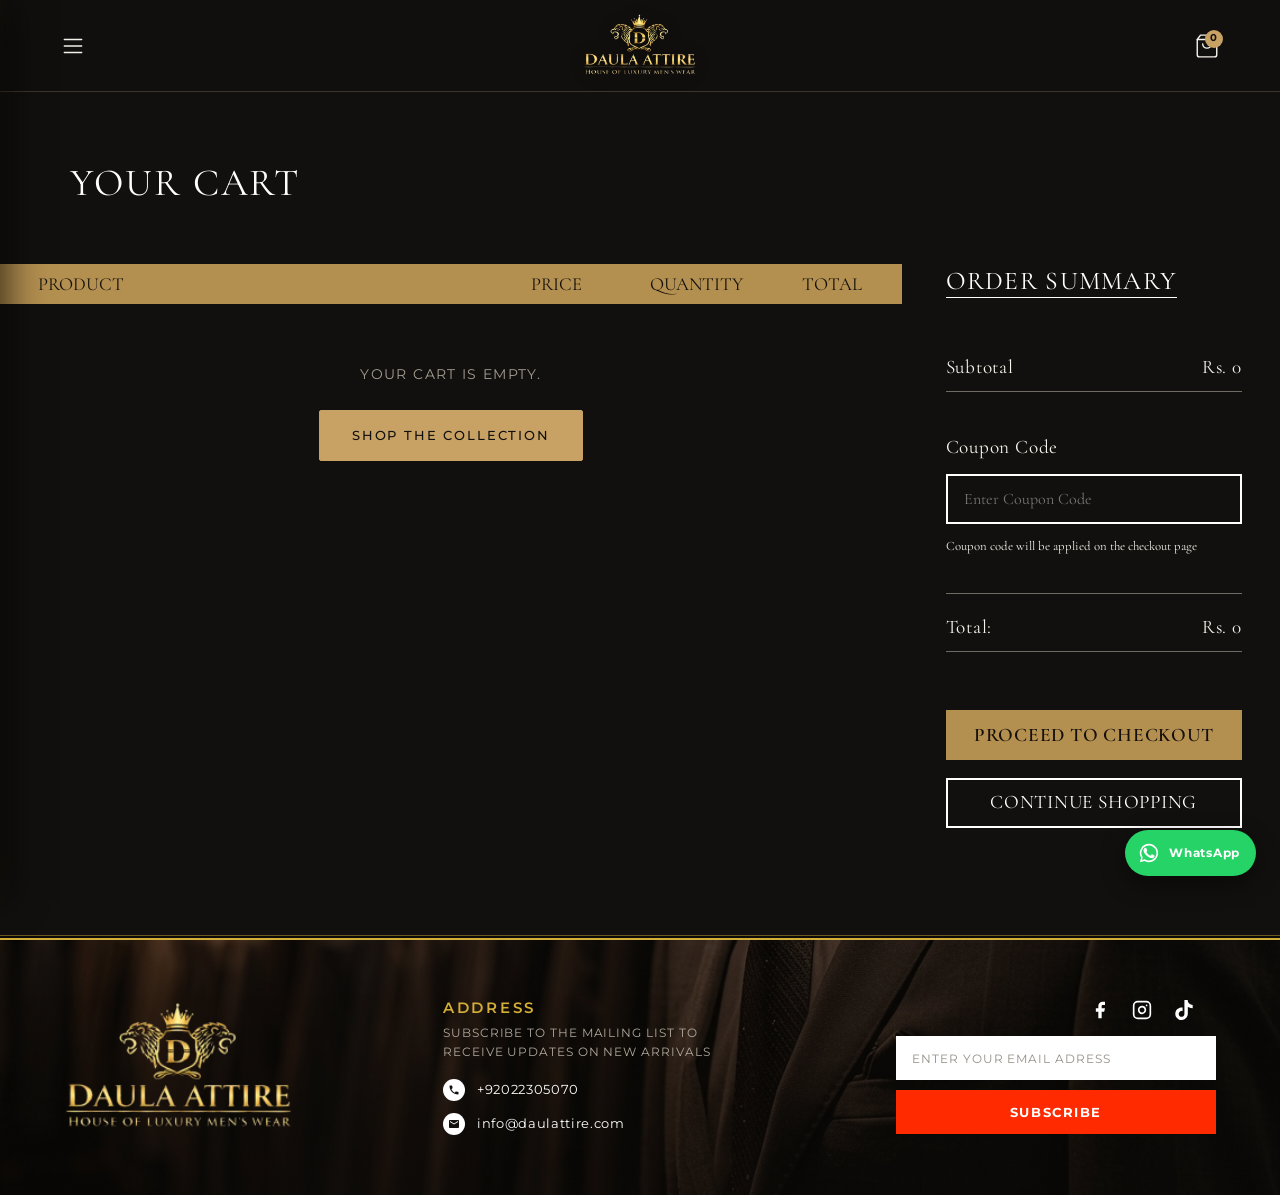
<file: cart.html>
<!DOCTYPE html>
<html lang="en">
<head>
  <meta charset="UTF-8">
  <meta name="viewport" content="width=device-width, initial-scale=1.0">
  <title>Your Cart | Daula Attire</title>
  <meta name="description" content="Review the items in your Daula Attire cart.">
  <meta name="author" content="Daula Attire">
  <link rel="icon" href="assets/daula-logo.png" type="image/png">

  <!-- Google Fonts: Cormorant Garamond & Montserrat -->
  <link rel="preconnect" href="https://fonts.googleapis.com">
  <link rel="preconnect" href="https://fonts.gstatic.com" crossorigin>
  <link href="https://fonts.googleapis.com/css2?family=Cormorant+Garamond:ital,wght@0,400;0,500;0,600;1,400&family=Montserrat:wght@300;400;500;600;700&display=swap" rel="stylesheet">

  <link rel="stylesheet" href="style.css?v=20261104">
  <script src="script.js?v=20261104" defer></script>
</head>
<body>

  <!-- Navigation Drawer (Off-Canvas) -->
  <div class="drawer-overlay" id="drawer-overlay"></div>
  <aside class="drawer-panel" id="nav-drawer" aria-label="Navigation Menu">
    <!-- Drawer Header -->
    <div class="drawer-top">
      <button class="close-btn nav-close" id="nav-close-btn" aria-label="Close menu">
        <svg viewBox="0 0 24 24" width="20" height="20" fill="none" stroke="currentColor" stroke-width="1.8" stroke-linecap="round">
          <line x1="18" y1="6" x2="6" y2="18"></line>
          <line x1="6" y1="6" x2="18" y2="18"></line>
        </svg>
      </button>
      <a href="index.html" class="nav-logo" aria-label="Daula Attire Home">
        <img src="assets/daula-logo.png" alt="Daula Attire Crest">
      </a>
      <span class="nav-tagline">House of Luxury Men's Wear</span>
    </div>

    <div class="drawer-divider"></div>

    <!-- Navigation Links -->
    <nav class="nav-menu-wrapper">
      <ul class="nav-links">
        <li>
          <a href="index.html" class="nav-link-item" data-page="home">
            <span class="nav-icon">
              <svg viewBox="0 0 24 24" fill="none" stroke="currentColor" stroke-width="1.8" stroke-linecap="round" stroke-linejoin="round">
                <path d="m3 9 9-7 9 7v11a2 2 0 0 1-2 2H5a2 2 0 0 1-2-2z"></path>
                <polyline points="9 22 9 12 15 12 15 22"></polyline>
              </svg>
            </span>
            <span class="nav-label">Home</span>
            <span class="nav-arrow">
              <svg viewBox="0 0 24 24" width="14" height="14" fill="none" stroke="currentColor" stroke-width="2" stroke-linecap="round"><polyline points="9 18 15 12 9 6"/></svg>
            </span>
          </a>
        </li>
        <li>
          <a href="about.html" class="nav-link-item" data-page="about">
            <span class="nav-icon">
              <svg viewBox="0 0 24 24" fill="none" stroke="currentColor" stroke-width="1.8" stroke-linecap="round" stroke-linejoin="round">
                <circle cx="12" cy="7" r="4"></circle>
                <path d="M5.5 21a8.38 8.38 0 0 1 13 0"></path>
              </svg>
            </span>
            <span class="nav-label">About Us</span>
            <span class="nav-arrow">
              <svg viewBox="0 0 24 24" width="14" height="14" fill="none" stroke="currentColor" stroke-width="2" stroke-linecap="round"><polyline points="9 18 15 12 9 6"/></svg>
            </span>
          </a>
        </li>
        <li>
          <a href="services.html" class="nav-link-item" data-page="services">
            <span class="nav-icon">
              <svg viewBox="0 0 24 24" fill="none" stroke="currentColor" stroke-width="1.8" stroke-linecap="round" stroke-linejoin="round">
                <polygon points="12 2 2 7 12 12 22 7 12 2"></polygon>
                <polyline points="2 17 12 22 22 17"></polyline>
                <polyline points="2 12 12 17 22 12"></polyline>
              </svg>
            </span>
            <span class="nav-label">Services</span>
            <span class="nav-arrow">
              <svg viewBox="0 0 24 24" width="14" height="14" fill="none" stroke="currentColor" stroke-width="2" stroke-linecap="round"><polyline points="9 18 15 12 9 6"/></svg>
            </span>
          </a>
        </li>
        <li>
          <a href="category.html" class="nav-link-item" data-page="shop">
            <span class="nav-icon">
              <svg viewBox="0 0 24 24" fill="none" stroke="currentColor" stroke-width="1.8" stroke-linecap="round" stroke-linejoin="round">
                <path d="M6 2 3 6v14a2 2 0 0 0 2 2h14a2 2 0 0 0 2-2V6l-3-4Z"></path>
                <path d="M3 6h18"></path>
                <path d="M16 10a4 4 0 0 1-8 0"></path>
              </svg>
            </span>
            <span class="nav-label">Shop</span>
            <span class="nav-arrow">
              <svg viewBox="0 0 24 24" width="14" height="14" fill="none" stroke="currentColor" stroke-width="2" stroke-linecap="round"><polyline points="9 18 15 12 9 6"/></svg>
            </span>
          </a>
        </li>
        <li>
          <a href="contact.html" class="nav-link-item" data-page="contact">
            <span class="nav-icon">
              <svg viewBox="0 0 24 24" fill="none" stroke="currentColor" stroke-width="1.8" stroke-linecap="round" stroke-linejoin="round">
                <path d="M22 16.92v3a2 2 0 0 1-2.18 2 19.79 19.79 0 0 1-8.63-3.07 19.5 19.5 0 0 1-6-6 19.79 19.79 0 0 1-3.07-8.67A2 2 0 0 1 4.11 2h3a2 2 0 0 1 2 1.72 12.84 12.84 0 0 0 .7 2.81 2 2 0 0 1-.45 2.11L8.09 9.91a16 16 0 0 0 6 6l1.27-1.27a2 2 0 0 1 2.11-.45 12.84 12.84 0 0 0 2.81.7A2 2 0 0 1 22 16.92z"></path>
              </svg>
            </span>
            <span class="nav-label">Contact</span>
            <span class="nav-arrow">
              <svg viewBox="0 0 24 24" width="14" height="14" fill="none" stroke="currentColor" stroke-width="2" stroke-linecap="round"><polyline points="9 18 15 12 9 6"/></svg>
            </span>
          </a>
        </li>
      </ul>
    </nav>

    <!-- Consultation CTA -->
    <div class="drawer-action">
      <button type="button" class="btn btn-primary drawer-cta-btn open-consultation-btn" data-service="Bespoke Consultation">
        <span>Book Private Fitting</span>
        <svg viewBox="0 0 24 24" width="16" height="16" fill="none" stroke="currentColor" stroke-width="2" stroke-linecap="round"><polyline points="9 18 15 12 9 6"/></svg>
      </button>
    </div>

    <!-- Atelier Footer & Social -->
    <div class="drawer-footer">
      <div class="drawer-contact-info">
        <a href="tel:+92022305070" class="drawer-phone">
          <svg viewBox="0 0 24 24" width="14" height="14" fill="none" stroke="currentColor" stroke-width="2" stroke-linecap="round"><path d="M22 16.92v3a2 2 0 0 1-2.18 2 19.79 19.79 0 0 1-8.63-3.07 19.5 19.5 0 0 1-6-6 19.79 19.79 0 0 1-3.07-8.67A2 2 0 0 1 4.11 2h3a2 2 0 0 1 2 1.72 12.84 12.84 0 0 0 .7 2.81 2 2 0 0 1-.45 2.11L8.09 9.91a16 16 0 0 0 6 6l1.27-1.27a2 2 0 0 1 2.11-.45 12.84 12.84 0 0 0 2.81.7A2 2 0 0 1 22 16.92z"/></svg>
          <span>+92 022 305070</span>
        </a>
        <span class="drawer-hours">Karachi Atelier</span>
      </div>
      <div class="nav-social">
        <a href="https://www.facebook.com/share/1L7EDtUY76/" target="_blank" rel="noopener noreferrer" aria-label="Facebook">
          <svg viewBox="0 0 24 24" fill="currentColor"><path d="M18 2h-3a5 5 0 0 0-5 5v3H7v4h3v8h4v-8h3l1-4h-4V7a1 1 0 0 1 1-1h3z"/></svg>
        </a>
        <a href="https://www.instagram.com/daula_attire" target="_blank" rel="noopener noreferrer" aria-label="Instagram">
          <svg viewBox="0 0 24 24" fill="none" stroke="currentColor" stroke-width="2" stroke-linecap="round" stroke-linejoin="round"><rect width="20" height="20" x="2" y="2" rx="5" ry="5"/><path d="M16 11.37A4 4 0 1 1 12.63 8 4 4 0 0 1 16 11.37z"/><line x1="17.5" x2="17.51" y1="6.5" y2="6.5"/></svg>
        </a>
        <a href="https://www.tiktok.com/@daula.attire" target="_blank" rel="noopener noreferrer" aria-label="TikTok">
          <svg viewBox="0 0 24 24" fill="none" stroke="currentColor" stroke-width="1.8" stroke-linecap="round" stroke-linejoin="round"><path d="M14 3v11.5a3.5 3.5 0 1 1-3.5-3.5"/><path d="M14 3c.4 2.6 2.2 4.3 5 4.5"/></svg>
        </a>
        <a href="https://m.youtube.com/@daulaattireofficial" target="_blank" rel="noopener noreferrer" aria-label="YouTube">
          <svg viewBox="0 0 24 24" fill="currentColor" aria-hidden="true"><path d="M23.5 6.2a3 3 0 0 0-2.1-2.1C19.5 3.6 12 3.6 12 3.6s-7.5 0-9.4.5A3 3 0 0 0 .5 6.2 31 31 0 0 0 0 12a31 31 0 0 0 .5 5.8 3 3 0 0 0 2.1 2.1c1.9.5 9.4.5 9.4.5s7.5 0 9.4-.5a3 3 0 0 0 2.1-2.1A31 31 0 0 0 24 12a31 31 0 0 0-.5-5.8ZM9.6 15.6V8.4l6.3 3.6-6.3 3.6Z"/></svg>
        </a>
      </div>
    </div>
  </aside>


  <!-- Consultation / Booking Modal -->
  <div class="modal" id="appointment-modal" aria-hidden="true" role="dialog">
    <div class="modal-backdrop"></div>
    <div class="modal-content">
      <div class="modal-header">
        <h3>Book Consultation</h3>
        <button class="close-btn" id="modal-close-btn" aria-label="Close dialog">&times;</button>
      </div>
      <form class="modal-form" id="appointment-form">
        <div class="form-group">
          <label for="client-name">Full Name</label>
          <input type="text" id="client-name" placeholder="Sir / Madam" required>
        </div>
        <div class="form-group">
          <label for="client-phone">Phone / WhatsApp</label>
          <input type="tel" id="client-phone" placeholder="+92 300 1234567" required>
        </div>
        <div class="form-group">
          <label for="garment-type">Garment of Interest</label>
          <select id="garment-type">
            <option value="3-Piece Bespoke Suit">3-Piece Bespoke Suit</option>
            <option value="Ceremonial Sherwani">Ceremonial Sherwani</option>
            <option value="Luxury Shalwar Kameez">Luxury Shalwar Kameez</option>
            <option value="Black Tie Tuxedo">Black Tie Tuxedo</option>
            <option value="Prince Coat & Waistcoat">Prince Coat & Waistcoat</option>
            <option value="Full Wedding Trousseau">Full Wedding Trousseau</option>
          </select>
        </div>
        <div class="form-group">
          <label for="appointment-date">Preferred Date</label>
          <input type="date" id="appointment-date" required>
        </div>
        <div class="form-group">
          <label for="client-notes">Special Requests / Fitting Notes</label>
          <textarea id="client-notes" rows="3" placeholder="Tell our master tailors about your style preferences, event date, or fabric choices..."></textarea>
        </div>
        <button type="submit" class="btn btn-primary" style="width: 100%; margin-top: 8px;">Request Private Fitting</button>
      </form>
    </div>
  </div>

  <main>
    <!-- Site Header -->
    <header class="site-header">
      <button class="icon-button" id="menu-btn" aria-label="Open menu">
        <svg viewBox="0 0 24 24" fill="none" stroke="currentColor" stroke-linecap="round" stroke-linejoin="round">
          <line x1="4" x2="20" y1="12" y2="12"/><line x1="4" x2="20" y1="6" y2="6"/><line x1="4" x2="20" y1="18" y2="18"/>
        </svg>
      </button>

      <a href="index.html" class="brand-lockup" aria-label="Daula Attire">
        <img src="assets/daula-logo.png" alt="Daula Attire - House of Luxury Men's Wear" class="brand-logo-img">
      </a>

      <a href="cart.html" class="icon-button" id="bag-btn" aria-label="View your cart">
        <svg viewBox="0 0 24 24" fill="none" stroke="currentColor" stroke-linecap="round" stroke-linejoin="round">
          <path d="M6 2 3 6v14a2 2 0 0 0 2 2h14a2 2 0 0 0 2-2V6l-3-4Z"/><path d="M3 6h18"/><path d="M16 10a4 4 0 0 1-8 0"/>
        </svg>
        <span class="badge">0</span>
      </a>
    </header>

    <!-- Cart -->
    <section class="cart-page" id="cart-page">
      <h1>Your Cart</h1>
      <div class="cart-layout">
        <div class="cart-table">
          <div class="cart-head" aria-hidden="true">
            <span>Product</span>
            <span>Price</span>
            <span>Quantity</span>
            <span>Total</span>
          </div>
          <div id="cart-items"></div>
          <div class="cart-empty" id="cart-empty" hidden>
            <p>Your cart is empty.</p>
            <a href="product.html" class="btn btn-primary">Shop the Collection</a>
          </div>
        </div>

        <aside class="order-summary" aria-labelledby="summary-title">
          <h2 id="summary-title">Order Summary</h2>
          <div class="summary-row">
            <span>Subtotal</span>
            <strong id="cart-subtotal">Rs. 0</strong>
          </div>
          <label class="coupon-label" for="coupon-code">Coupon Code</label>
          <input type="text" id="coupon-code" class="coupon-input" placeholder="Enter Coupon Code">
          <p class="coupon-note">Coupon code will be applied on the checkout page</p>
          <div class="summary-row summary-total">
            <span>Total:</span>
            <strong id="cart-total">Rs. 0</strong>
          </div>
          <button type="button" class="btn-checkout" id="checkout-btn">Proceed to Checkout</button>
          <a href="services.html" class="btn-continue">Continue Shopping</a>
        </aside>
      </div>
    </section>

    <!-- Site Footer -->
    <footer id="contact" style="background-image: linear-gradient(rgba(14, 11, 8, 0.48), rgba(14, 11, 8, 0.58)), url('assets/footer-bg.jpg');">
      <div class="footer-brand">
        <img src="assets/daula-logo.png" alt="Daula Attire - House of Luxury Men's Wear" class="footer-crest-logo">
      </div>

      <div class="footer-middle">
        <h3 class="footer-heading">ADDRESS</h3>
        <p class="footer-subtext">SUBSCRIBE TO THE MAILING LIST TO<br>RECEIVE UPDATES ON NEW ARRIVALS</p>
        <div class="footer-contact-list">
          <a href="tel:+92022305070" class="footer-contact-item">
            <span class="circle-icon">
              <svg viewBox="0 0 24 24" width="12" height="12" fill="currentColor">
                <path d="M20.01 15.38c-1.23 0-2.42-.2-3.53-.56a.977.977 0 0 0-1.01.24l-2.2 2.2a15.045 15.045 0 0 1-6.59-6.59l2.2-2.21a.96.96 0 0 0 .25-1A11.36 11.36 0 0 1 8.5 3.99c0-.55-.45-1-1-1H4c-.55 0-1 .45-1 1 0 9.39 7.61 17 17 17 .55 0 1-.45 1-1v-3.5c0-.55-.45-1-.99-1.11z"/>
              </svg>
            </span>
            <span>+92022305070</span>
          </a>
          <a href="mailto:info@daulattire.com" class="footer-contact-item">
            <span class="circle-icon">
              <svg viewBox="0 0 24 24" width="12" height="12" fill="currentColor">
                <path d="M20 4H4c-1.1 0-1.99.9-1.99 2L2 18c0 1.1.9 2 2 2h16c1.1 0 2-.9 2-2V6c0-1.1-.9-2-2-2zm0 4l-8 5-8-5V6l8 5 8-5v2z"/>
              </svg>
            </span>
            <span>info@daulattire.com</span>
          </a>
        </div>
      </div>

      <div class="footer-right">
        <div class="footer-social-row">
          <a href="https://www.facebook.com/share/1L7EDtUY76/" target="_blank" rel="noopener noreferrer" aria-label="Facebook">
            <svg viewBox="0 0 24 24" width="20" height="20" fill="currentColor">
              <path d="M18 2h-3a5 5 0 0 0-5 5v3H7v4h3v8h4v-8h3l1-4h-4V7a1 1 0 0 1 1-1h3z"/>
            </svg>
          </a>
          <a href="https://www.instagram.com/daula_attire" target="_blank" rel="noopener noreferrer" aria-label="Instagram">
            <svg viewBox="0 0 24 24" width="20" height="20" fill="none" stroke="currentColor" stroke-width="2" stroke-linecap="round" stroke-linejoin="round">
              <rect width="20" height="20" x="2" y="2" rx="5" ry="5"/>
              <path d="M16 11.37A4 4 0 1 1 12.63 8 4 4 0 0 1 16 11.37z"/>
              <line x1="17.5" x2="17.51" y1="6.5" y2="6.5"/>
            </svg>
          </a>
          <a href="https://www.tiktok.com/@daula.attire" target="_blank" rel="noopener noreferrer" aria-label="TikTok">
            <svg viewBox="0 0 24 24" width="20" height="20" fill="currentColor">
              <path d="M12.525.02c1.31-.02 2.61-.01 3.91-.02.08 1.53.63 3.09 1.75 4.17 1.12 1.11 2.7 1.62 4.24 1.79v4.03c-1.44-.05-2.89-.35-4.2-.97-.57-.26-1.1-.59-1.62-.93-.01 2.92.01 5.84-.02 8.75-.08 1.4-.54 2.79-1.35 3.94-1.31 1.92-3.58 3.17-5.91 3.21-1.43.08-2.86-.31-4.08-1.03-2.02-1.19-3.44-3.37-3.65-5.71-.02-.5-.03-1-.01-1.49.18-1.9 1.12-3.72 2.58-4.96 1.66-1.44 3.98-2.13 6.15-1.72.02 1.48-.04 2.96-.04 4.44-.99-.32-2.15-.23-3.02.37-.63.41-1.11 1.04-1.36 1.75-.21.51-.24 1.07-.14 1.61.24 1.64 1.82 3.02 3.5 2.87 1.12-.01 2.19-.66 2.77-1.61.19-.33.4-.67.41-1.06.1-1.79.06-3.57.07-5.36.01-4.03-.01-8.05.02-12.07z"/>
            </svg>
          </a>
        <a href="https://m.youtube.com/@daulaattireofficial" target="_blank" rel="noopener noreferrer" aria-label="YouTube">
          <svg viewBox="0 0 24 24" fill="currentColor" aria-hidden="true"><path d="M23.5 6.2a3 3 0 0 0-2.1-2.1C19.5 3.6 12 3.6 12 3.6s-7.5 0-9.4.5A3 3 0 0 0 .5 6.2 31 31 0 0 0 0 12a31 31 0 0 0 .5 5.8 3 3 0 0 0 2.1 2.1c1.9.5 9.4.5 9.4.5s7.5 0 9.4-.5a3 3 0 0 0 2.1-2.1A31 31 0 0 0 24 12a31 31 0 0 0-.5-5.8ZM9.6 15.6V8.4l6.3 3.6-6.3 3.6Z"/></svg>
        </a>
        </div>
        <form class="footer-form" id="subscribe-form">
          <input type="email" id="email" placeholder="ENTER YOUR EMAIL ADRESS" required>
          <button type="submit" class="btn-subscribe">SUBSCRIBE</button>
        </form>
      </div>
    </footer>
  </main>

  <!-- Toast Notification Popup -->
  <div class="toast" id="toast" role="status" aria-live="polite"></div>

</body>
</html>
</file>
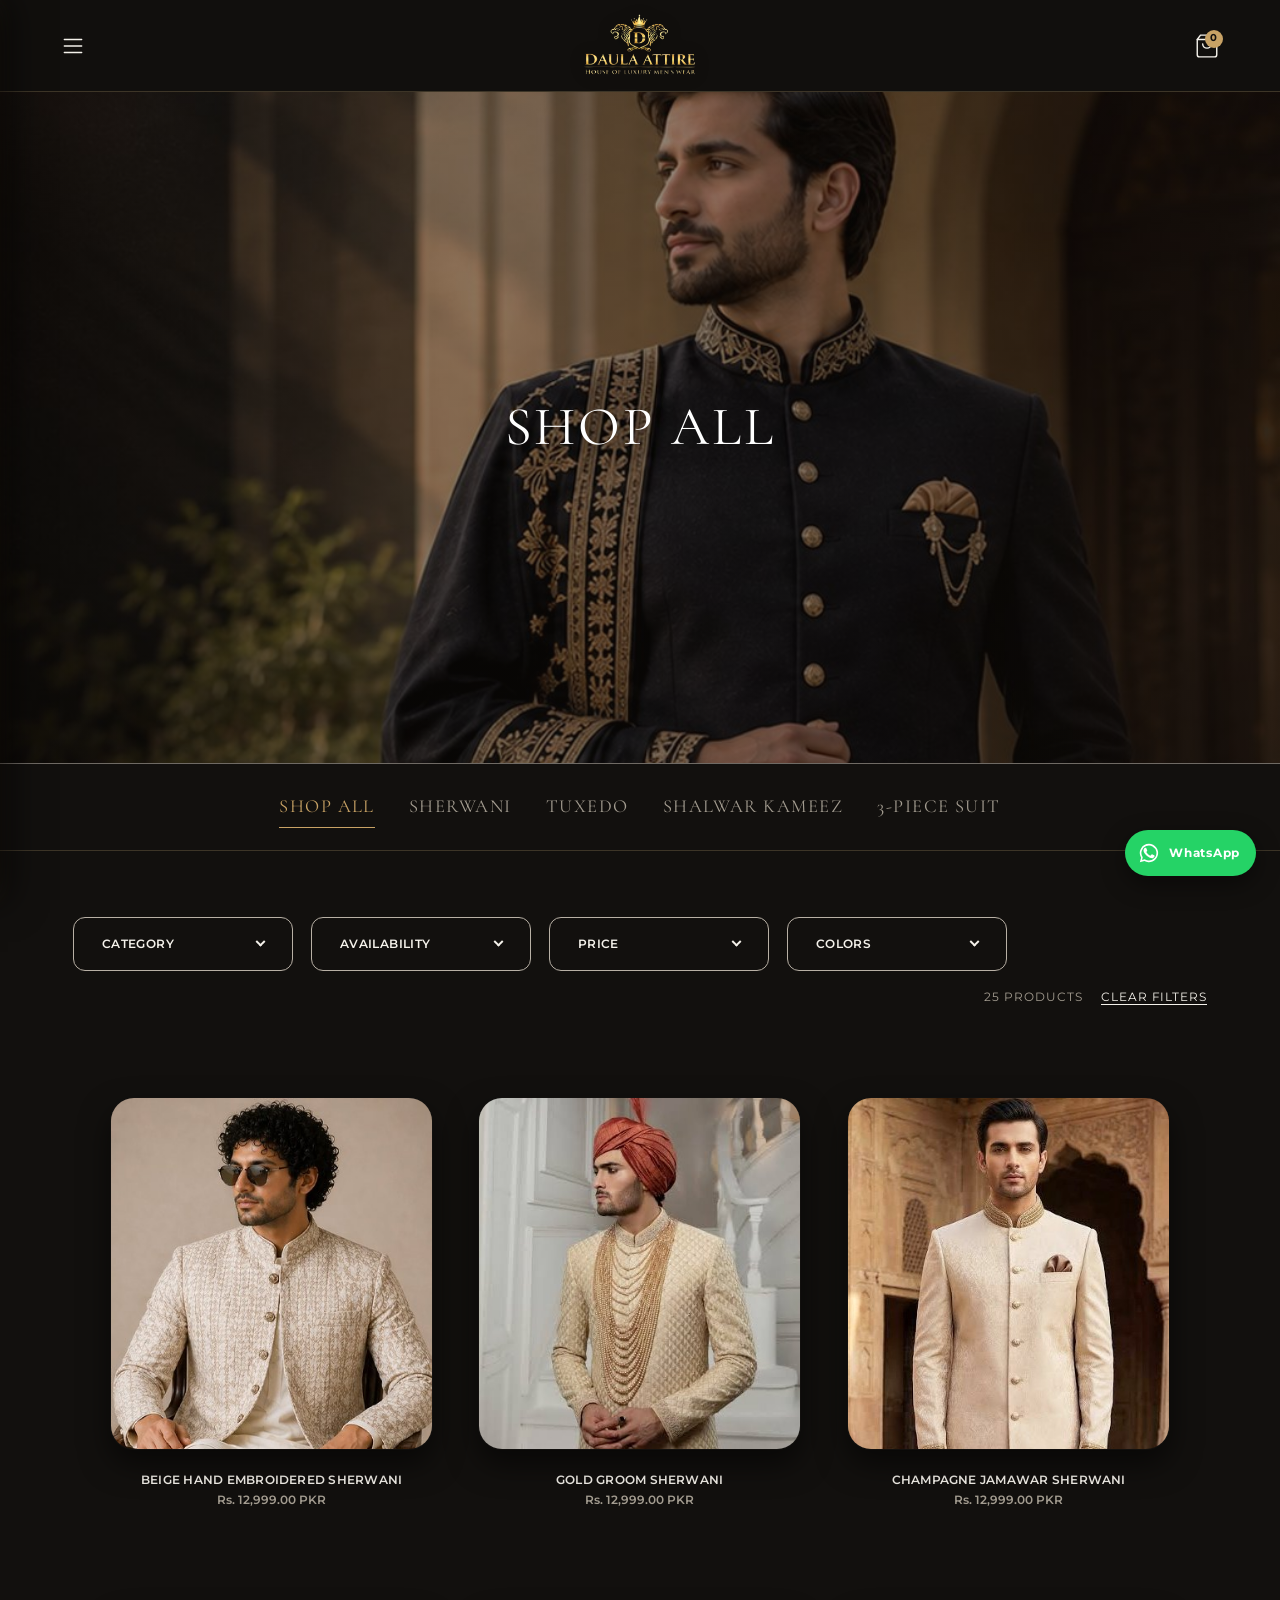
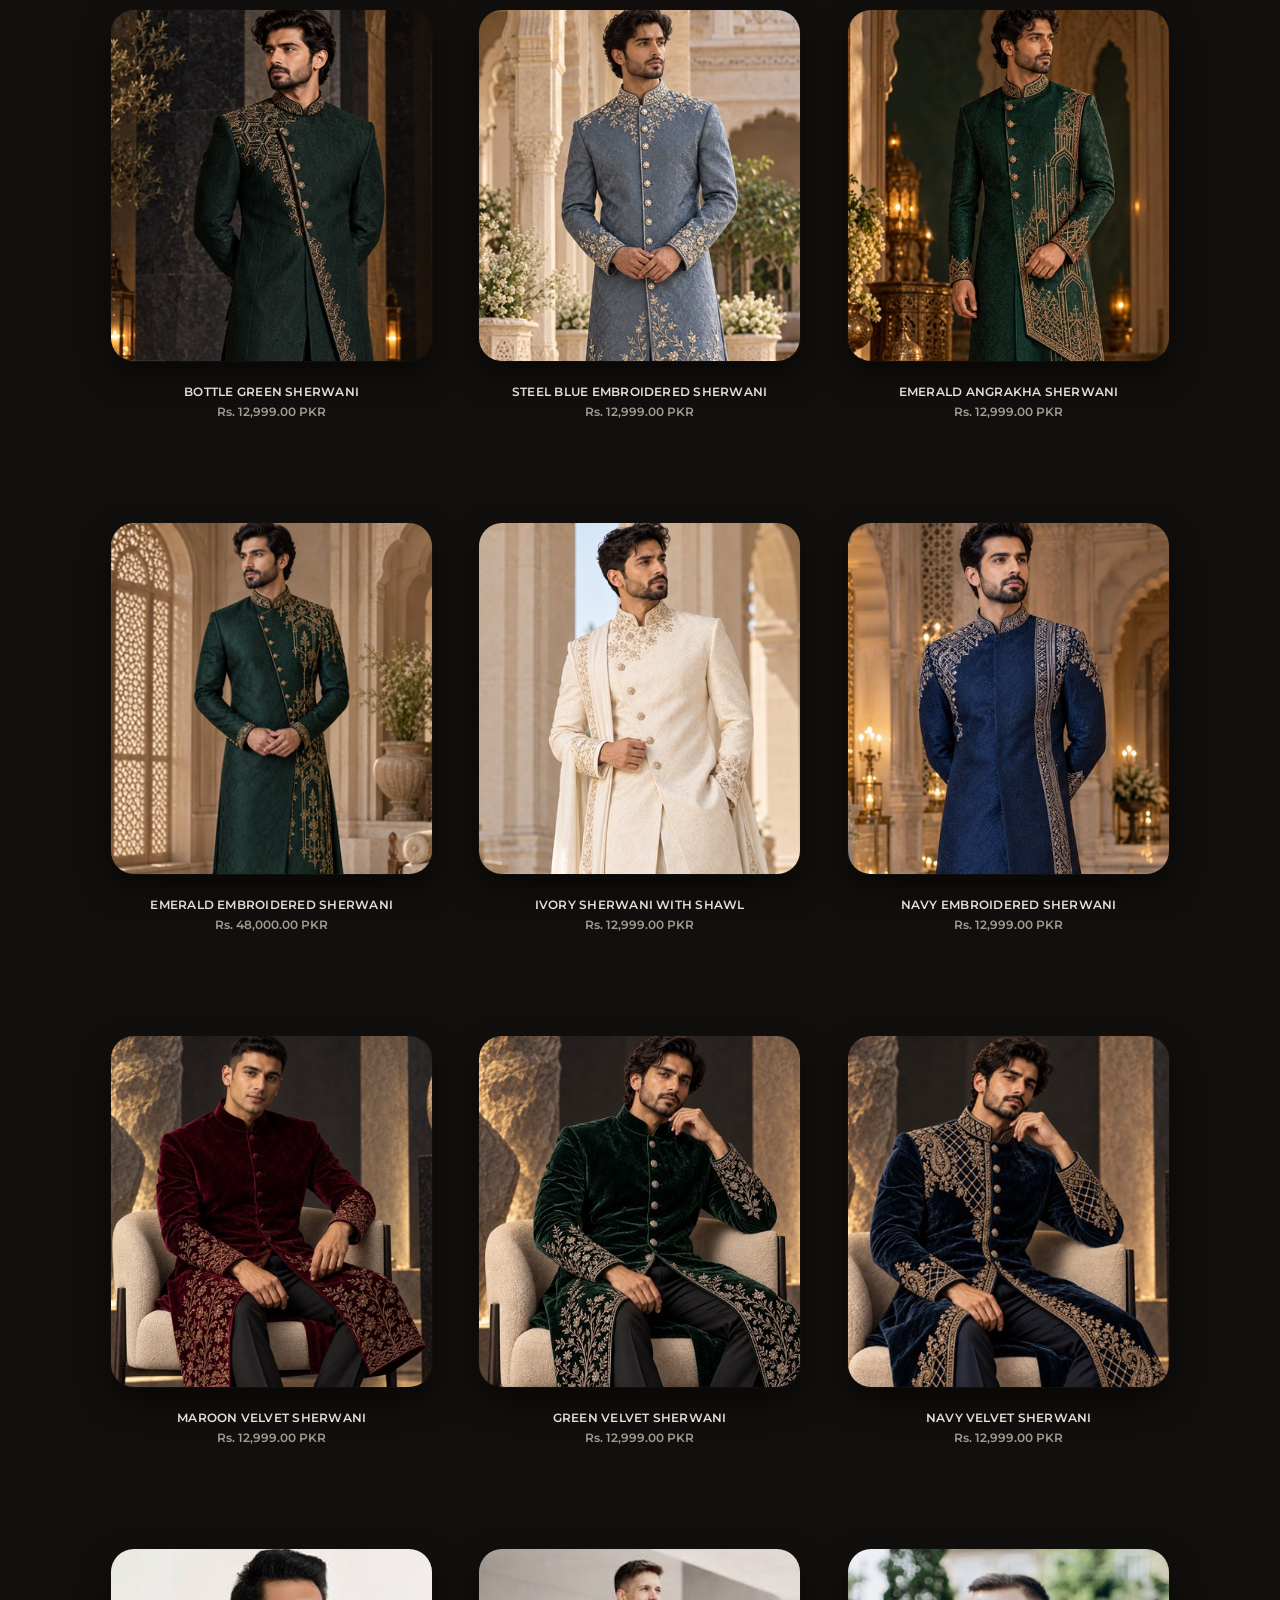
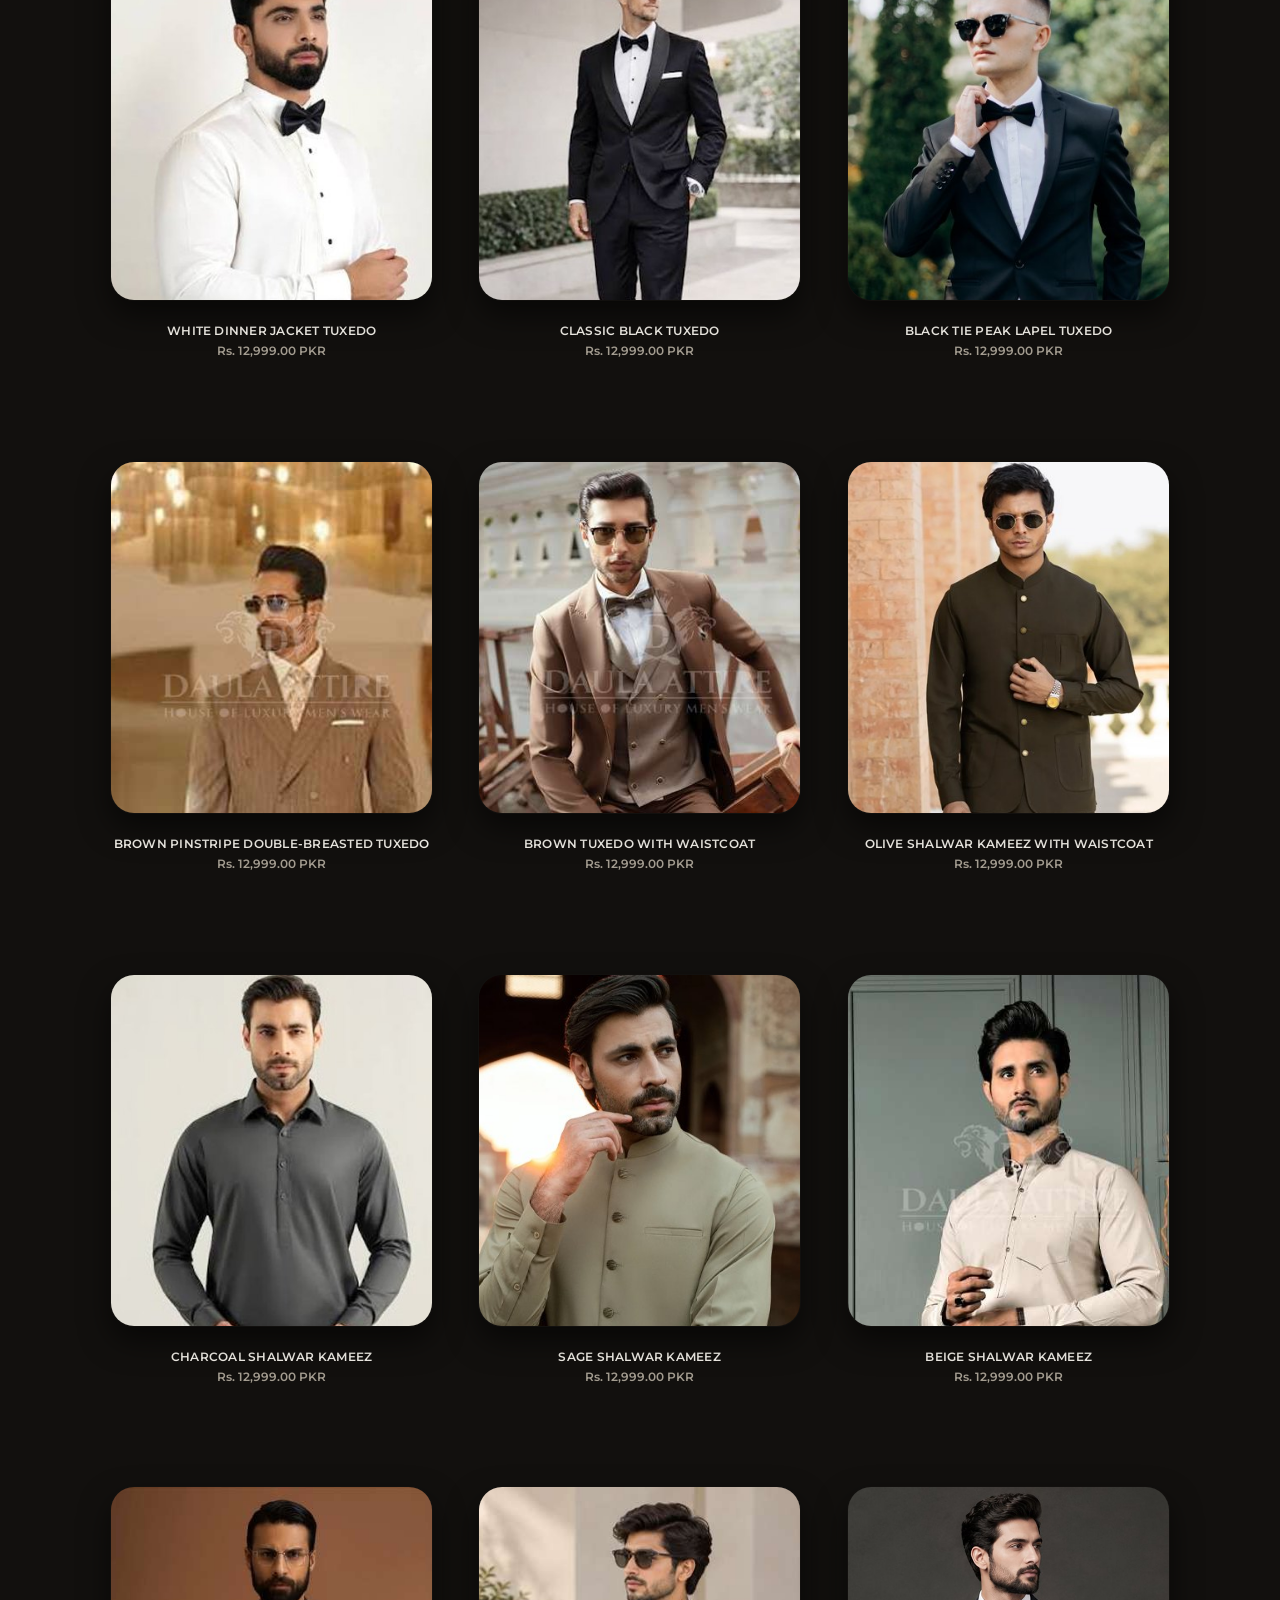
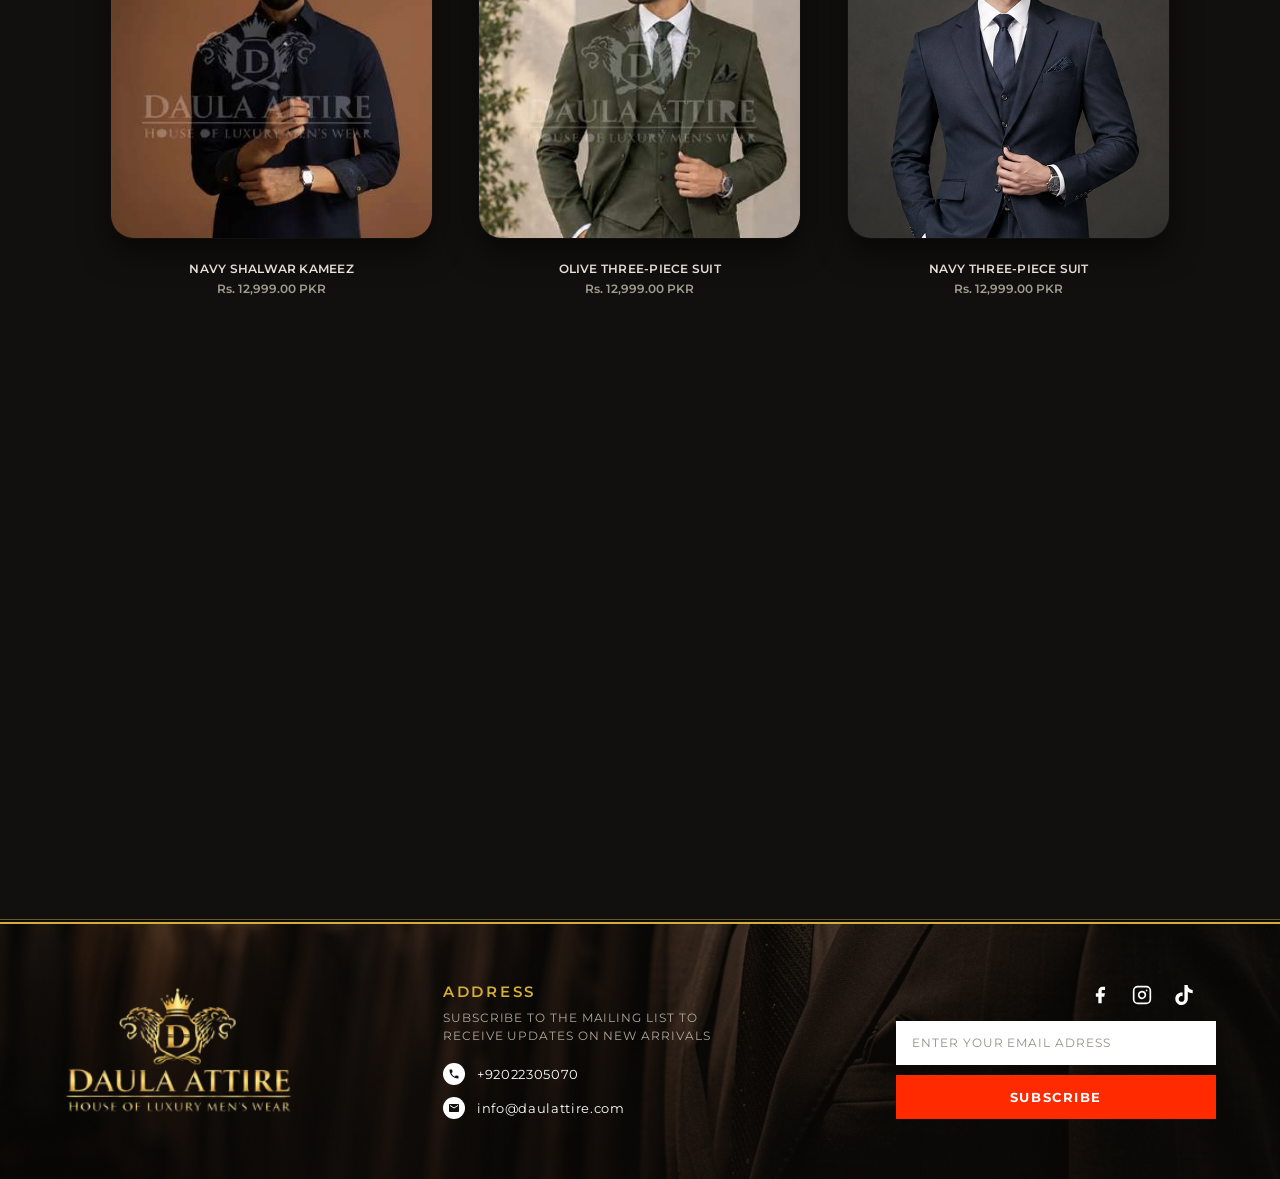
<file: category.html>
<!DOCTYPE html>
<html lang="en">
<head>
  <meta charset="UTF-8">
  <meta name="viewport" content="width=device-width, initial-scale=1.0">
  <title>Shop | Daula Attire</title>
  <meta name="description" content="Shop sherwanis, tuxedos, shalwar kameez and suits handcrafted by Daula Attire, Karachi.">
  <meta name="author" content="Daula Attire">
  <link rel="icon" href="assets/daula-logo.png" type="image/png">

  <!-- Google Fonts: Cormorant Garamond & Montserrat -->
  <link rel="preconnect" href="https://fonts.googleapis.com">
  <link rel="preconnect" href="https://fonts.gstatic.com" crossorigin>
  <link href="https://fonts.googleapis.com/css2?family=Cormorant+Garamond:ital,wght@0,400;0,500;0,600;1,400&family=Montserrat:wght@300;400;500;600;700&display=swap" rel="stylesheet">

  <link rel="stylesheet" href="style.css?v=20261104">
  <script src="script.js?v=20261104" defer></script>
</head>
<body>

  <!-- Navigation Drawer (Off-Canvas) -->
  <div class="drawer-overlay" id="drawer-overlay"></div>
  <aside class="drawer-panel" id="nav-drawer" aria-label="Navigation Menu">
    <!-- Drawer Header -->
    <div class="drawer-top">
      <button class="close-btn nav-close" id="nav-close-btn" aria-label="Close menu">
        <svg viewBox="0 0 24 24" width="20" height="20" fill="none" stroke="currentColor" stroke-width="1.8" stroke-linecap="round">
          <line x1="18" y1="6" x2="6" y2="18"></line>
          <line x1="6" y1="6" x2="18" y2="18"></line>
        </svg>
      </button>
      <a href="index.html" class="nav-logo" aria-label="Daula Attire Home">
        <img src="assets/daula-logo.png" alt="Daula Attire Crest">
      </a>
      <span class="nav-tagline">House of Luxury Men's Wear</span>
    </div>

    <div class="drawer-divider"></div>

    <!-- Navigation Links -->
    <nav class="nav-menu-wrapper">
      <ul class="nav-links">
        <li>
          <a href="index.html" class="nav-link-item" data-page="home">
            <span class="nav-icon">
              <svg viewBox="0 0 24 24" fill="none" stroke="currentColor" stroke-width="1.8" stroke-linecap="round" stroke-linejoin="round">
                <path d="m3 9 9-7 9 7v11a2 2 0 0 1-2 2H5a2 2 0 0 1-2-2z"></path>
                <polyline points="9 22 9 12 15 12 15 22"></polyline>
              </svg>
            </span>
            <span class="nav-label">Home</span>
            <span class="nav-arrow">
              <svg viewBox="0 0 24 24" width="14" height="14" fill="none" stroke="currentColor" stroke-width="2" stroke-linecap="round"><polyline points="9 18 15 12 9 6"/></svg>
            </span>
          </a>
        </li>
        <li>
          <a href="about.html" class="nav-link-item" data-page="about">
            <span class="nav-icon">
              <svg viewBox="0 0 24 24" fill="none" stroke="currentColor" stroke-width="1.8" stroke-linecap="round" stroke-linejoin="round">
                <circle cx="12" cy="7" r="4"></circle>
                <path d="M5.5 21a8.38 8.38 0 0 1 13 0"></path>
              </svg>
            </span>
            <span class="nav-label">About Us</span>
            <span class="nav-arrow">
              <svg viewBox="0 0 24 24" width="14" height="14" fill="none" stroke="currentColor" stroke-width="2" stroke-linecap="round"><polyline points="9 18 15 12 9 6"/></svg>
            </span>
          </a>
        </li>
        <li>
          <a href="services.html" class="nav-link-item" data-page="services">
            <span class="nav-icon">
              <svg viewBox="0 0 24 24" fill="none" stroke="currentColor" stroke-width="1.8" stroke-linecap="round" stroke-linejoin="round">
                <polygon points="12 2 2 7 12 12 22 7 12 2"></polygon>
                <polyline points="2 17 12 22 22 17"></polyline>
                <polyline points="2 12 12 17 22 12"></polyline>
              </svg>
            </span>
            <span class="nav-label">Services</span>
            <span class="nav-arrow">
              <svg viewBox="0 0 24 24" width="14" height="14" fill="none" stroke="currentColor" stroke-width="2" stroke-linecap="round"><polyline points="9 18 15 12 9 6"/></svg>
            </span>
          </a>
        </li>
        <li>
          <a href="category.html" class="nav-link-item" data-page="shop">
            <span class="nav-icon">
              <svg viewBox="0 0 24 24" fill="none" stroke="currentColor" stroke-width="1.8" stroke-linecap="round" stroke-linejoin="round">
                <path d="M6 2 3 6v14a2 2 0 0 0 2 2h14a2 2 0 0 0 2-2V6l-3-4Z"></path>
                <path d="M3 6h18"></path>
                <path d="M16 10a4 4 0 0 1-8 0"></path>
              </svg>
            </span>
            <span class="nav-label">Shop</span>
            <span class="nav-arrow">
              <svg viewBox="0 0 24 24" width="14" height="14" fill="none" stroke="currentColor" stroke-width="2" stroke-linecap="round"><polyline points="9 18 15 12 9 6"/></svg>
            </span>
          </a>
        </li>
        <li>
          <a href="contact.html" class="nav-link-item" data-page="contact">
            <span class="nav-icon">
              <svg viewBox="0 0 24 24" fill="none" stroke="currentColor" stroke-width="1.8" stroke-linecap="round" stroke-linejoin="round">
                <path d="M22 16.92v3a2 2 0 0 1-2.18 2 19.79 19.79 0 0 1-8.63-3.07 19.5 19.5 0 0 1-6-6 19.79 19.79 0 0 1-3.07-8.67A2 2 0 0 1 4.11 2h3a2 2 0 0 1 2 1.72 12.84 12.84 0 0 0 .7 2.81 2 2 0 0 1-.45 2.11L8.09 9.91a16 16 0 0 0 6 6l1.27-1.27a2 2 0 0 1 2.11-.45 12.84 12.84 0 0 0 2.81.7A2 2 0 0 1 22 16.92z"></path>
              </svg>
            </span>
            <span class="nav-label">Contact</span>
            <span class="nav-arrow">
              <svg viewBox="0 0 24 24" width="14" height="14" fill="none" stroke="currentColor" stroke-width="2" stroke-linecap="round"><polyline points="9 18 15 12 9 6"/></svg>
            </span>
          </a>
        </li>
      </ul>
    </nav>

    <!-- Consultation CTA -->
    <div class="drawer-action">
      <button type="button" class="btn btn-primary drawer-cta-btn open-consultation-btn" data-service="Bespoke Consultation">
        <span>Book Private Fitting</span>
        <svg viewBox="0 0 24 24" width="16" height="16" fill="none" stroke="currentColor" stroke-width="2" stroke-linecap="round"><polyline points="9 18 15 12 9 6"/></svg>
      </button>
    </div>

    <!-- Atelier Footer & Social -->
    <div class="drawer-footer">
      <div class="drawer-contact-info">
        <a href="tel:+92022305070" class="drawer-phone">
          <svg viewBox="0 0 24 24" width="14" height="14" fill="none" stroke="currentColor" stroke-width="2" stroke-linecap="round"><path d="M22 16.92v3a2 2 0 0 1-2.18 2 19.79 19.79 0 0 1-8.63-3.07 19.5 19.5 0 0 1-6-6 19.79 19.79 0 0 1-3.07-8.67A2 2 0 0 1 4.11 2h3a2 2 0 0 1 2 1.72 12.84 12.84 0 0 0 .7 2.81 2 2 0 0 1-.45 2.11L8.09 9.91a16 16 0 0 0 6 6l1.27-1.27a2 2 0 0 1 2.11-.45 12.84 12.84 0 0 0 2.81.7A2 2 0 0 1 22 16.92z"/></svg>
          <span>+92 022 305070</span>
        </a>
        <span class="drawer-hours">Karachi Atelier</span>
      </div>
      <div class="nav-social">
        <a href="https://www.facebook.com/share/1L7EDtUY76/" target="_blank" rel="noopener noreferrer" aria-label="Facebook">
          <svg viewBox="0 0 24 24" fill="currentColor"><path d="M18 2h-3a5 5 0 0 0-5 5v3H7v4h3v8h4v-8h3l1-4h-4V7a1 1 0 0 1 1-1h3z"/></svg>
        </a>
        <a href="https://www.instagram.com/daula_attire" target="_blank" rel="noopener noreferrer" aria-label="Instagram">
          <svg viewBox="0 0 24 24" fill="none" stroke="currentColor" stroke-width="2" stroke-linecap="round" stroke-linejoin="round"><rect width="20" height="20" x="2" y="2" rx="5" ry="5"/><path d="M16 11.37A4 4 0 1 1 12.63 8 4 4 0 0 1 16 11.37z"/><line x1="17.5" x2="17.51" y1="6.5" y2="6.5"/></svg>
        </a>
        <a href="https://www.tiktok.com/@daula.attire" target="_blank" rel="noopener noreferrer" aria-label="TikTok">
          <svg viewBox="0 0 24 24" fill="none" stroke="currentColor" stroke-width="1.8" stroke-linecap="round" stroke-linejoin="round"><path d="M14 3v11.5a3.5 3.5 0 1 1-3.5-3.5"/><path d="M14 3c.4 2.6 2.2 4.3 5 4.5"/></svg>
        </a>
        <a href="https://m.youtube.com/@daulaattireofficial" target="_blank" rel="noopener noreferrer" aria-label="YouTube">
          <svg viewBox="0 0 24 24" fill="currentColor" aria-hidden="true"><path d="M23.5 6.2a3 3 0 0 0-2.1-2.1C19.5 3.6 12 3.6 12 3.6s-7.5 0-9.4.5A3 3 0 0 0 .5 6.2 31 31 0 0 0 0 12a31 31 0 0 0 .5 5.8 3 3 0 0 0 2.1 2.1c1.9.5 9.4.5 9.4.5s7.5 0 9.4-.5a3 3 0 0 0 2.1-2.1A31 31 0 0 0 24 12a31 31 0 0 0-.5-5.8ZM9.6 15.6V8.4l6.3 3.6-6.3 3.6Z"/></svg>
        </a>
      </div>
    </div>
  </aside>


  <!-- Consultation / Booking Modal -->
  <div class="modal" id="appointment-modal" aria-hidden="true" role="dialog">
    <div class="modal-backdrop"></div>
    <div class="modal-content">
      <div class="modal-header">
        <h3>Book Consultation</h3>
        <button class="close-btn" id="modal-close-btn" aria-label="Close dialog">&times;</button>
      </div>
      <form class="modal-form" id="appointment-form">
        <div class="form-group">
          <label for="client-name">Full Name</label>
          <input type="text" id="client-name" placeholder="Sir / Madam" required>
        </div>
        <div class="form-group">
          <label for="client-phone">Phone / WhatsApp</label>
          <input type="tel" id="client-phone" placeholder="+92 300 1234567" required>
        </div>
        <div class="form-group">
          <label for="garment-type">Garment of Interest</label>
          <select id="garment-type">
            <option value="3-Piece Bespoke Suit">3-Piece Bespoke Suit</option>
            <option value="Ceremonial Sherwani">Ceremonial Sherwani</option>
            <option value="Luxury Shalwar Kameez">Luxury Shalwar Kameez</option>
            <option value="Black Tie Tuxedo">Black Tie Tuxedo</option>
            <option value="Prince Coat & Waistcoat">Prince Coat & Waistcoat</option>
            <option value="Full Wedding Trousseau">Full Wedding Trousseau</option>
          </select>
        </div>
        <div class="form-group">
          <label for="appointment-date">Preferred Date</label>
          <input type="date" id="appointment-date" required>
        </div>
        <div class="form-group">
          <label for="client-notes">Special Requests / Fitting Notes</label>
          <textarea id="client-notes" rows="3" placeholder="Tell our master tailors about your style preferences, event date, or fabric choices..."></textarea>
        </div>
        <button type="submit" class="btn btn-primary" style="width: 100%; margin-top: 8px;">Request Private Fitting</button>
      </form>
    </div>
  </div>

  <main>
    <!-- Site Header -->
    <header class="site-header">
      <button class="icon-button" id="menu-btn" aria-label="Open menu">
        <svg viewBox="0 0 24 24" fill="none" stroke="currentColor" stroke-linecap="round" stroke-linejoin="round">
          <line x1="4" x2="20" y1="12" y2="12"/><line x1="4" x2="20" y1="6" y2="6"/><line x1="4" x2="20" y1="18" y2="18"/>
        </svg>
      </button>

      <a href="index.html" class="brand-lockup" aria-label="Daula Attire">
        <img src="assets/daula-logo.png" alt="Daula Attire - House of Luxury Men's Wear" class="brand-logo-img">
      </a>

      <a href="cart.html" class="icon-button" id="bag-btn" aria-label="View your cart">
        <svg viewBox="0 0 24 24" fill="none" stroke="currentColor" stroke-linecap="round" stroke-linejoin="round">
          <path d="M6 2 3 6v14a2 2 0 0 0 2 2h14a2 2 0 0 0 2-2V6l-3-4Z"/><path d="M3 6h18"/><path d="M16 10a4 4 0 0 1-8 0"/>
        </svg>
        <span class="badge">0</span>
      </a>
    </header>

    <!-- Category Hero -->
    <section class="category-hero" id="category-hero">
      <h1 id="category-title">Shop</h1>
    </section>
    <nav class="category-tabs" id="category-tabs" aria-label="Categories"></nav>

    <!-- Filters & Products -->
    <section class="category-section">
      <div class="category-toolbar" id="category-filters">
        <details class="filter-dropdown" data-filter="category">
          <summary>Category <span class="filter-active"></span></summary>
          <div class="filter-options"></div>
        </details>
        <details class="filter-dropdown" data-filter="availability">
          <summary>Availability <span class="filter-active"></span></summary>
          <div class="filter-options"></div>
        </details>
        <details class="filter-dropdown" data-filter="price">
          <summary>Price <span class="filter-active"></span></summary>
          <div class="filter-options"></div>
        </details>
        <details class="filter-dropdown" data-filter="color">
          <summary>Colors <span class="filter-active"></span></summary>
          <div class="filter-options"></div>
        </details>
        <div class="category-meta">
          <span id="category-count"></span>
          <button type="button" id="clear-filters">Clear filters</button>
        </div>
      </div>

      <div class="related-grid category-grid" id="category-grid"></div>
      <p class="category-empty" id="category-empty" hidden>No products match these filters.</p>
    </section>

    <!-- Site Footer -->
    <footer id="contact" style="background-image: linear-gradient(rgba(14, 11, 8, 0.48), rgba(14, 11, 8, 0.58)), url('assets/footer-bg.jpg');">
      <div class="footer-brand">
        <img src="assets/daula-logo.png" alt="Daula Attire - House of Luxury Men's Wear" class="footer-crest-logo">
      </div>

      <div class="footer-middle">
        <h3 class="footer-heading">ADDRESS</h3>
        <p class="footer-subtext">SUBSCRIBE TO THE MAILING LIST TO<br>RECEIVE UPDATES ON NEW ARRIVALS</p>
        <div class="footer-contact-list">
          <a href="tel:+92022305070" class="footer-contact-item">
            <span class="circle-icon">
              <svg viewBox="0 0 24 24" width="12" height="12" fill="currentColor">
                <path d="M20.01 15.38c-1.23 0-2.42-.2-3.53-.56a.977.977 0 0 0-1.01.24l-2.2 2.2a15.045 15.045 0 0 1-6.59-6.59l2.2-2.21a.96.96 0 0 0 .25-1A11.36 11.36 0 0 1 8.5 3.99c0-.55-.45-1-1-1H4c-.55 0-1 .45-1 1 0 9.39 7.61 17 17 17 .55 0 1-.45 1-1v-3.5c0-.55-.45-1-.99-1.11z"/>
              </svg>
            </span>
            <span>+92022305070</span>
          </a>
          <a href="mailto:info@daulattire.com" class="footer-contact-item">
            <span class="circle-icon">
              <svg viewBox="0 0 24 24" width="12" height="12" fill="currentColor">
                <path d="M20 4H4c-1.1 0-1.99.9-1.99 2L2 18c0 1.1.9 2 2 2h16c1.1 0 2-.9 2-2V6c0-1.1-.9-2-2-2zm0 4l-8 5-8-5V6l8 5 8-5v2z"/>
              </svg>
            </span>
            <span>info@daulattire.com</span>
          </a>
        </div>
      </div>

      <div class="footer-right">
        <div class="footer-social-row">
          <a href="https://www.facebook.com/share/1L7EDtUY76/" target="_blank" rel="noopener noreferrer" aria-label="Facebook">
            <svg viewBox="0 0 24 24" width="20" height="20" fill="currentColor">
              <path d="M18 2h-3a5 5 0 0 0-5 5v3H7v4h3v8h4v-8h3l1-4h-4V7a1 1 0 0 1 1-1h3z"/>
            </svg>
          </a>
          <a href="https://www.instagram.com/daula_attire" target="_blank" rel="noopener noreferrer" aria-label="Instagram">
            <svg viewBox="0 0 24 24" width="20" height="20" fill="none" stroke="currentColor" stroke-width="2" stroke-linecap="round" stroke-linejoin="round">
              <rect width="20" height="20" x="2" y="2" rx="5" ry="5"/>
              <path d="M16 11.37A4 4 0 1 1 12.63 8 4 4 0 0 1 16 11.37z"/>
              <line x1="17.5" x2="17.51" y1="6.5" y2="6.5"/>
            </svg>
          </a>
          <a href="https://www.tiktok.com/@daula.attire" target="_blank" rel="noopener noreferrer" aria-label="TikTok">
            <svg viewBox="0 0 24 24" width="20" height="20" fill="currentColor">
              <path d="M12.525.02c1.31-.02 2.61-.01 3.91-.02.08 1.53.63 3.09 1.75 4.17 1.12 1.11 2.7 1.62 4.24 1.79v4.03c-1.44-.05-2.89-.35-4.2-.97-.57-.26-1.1-.59-1.62-.93-.01 2.92.01 5.84-.02 8.75-.08 1.4-.54 2.79-1.35 3.94-1.31 1.92-3.58 3.17-5.91 3.21-1.43.08-2.86-.31-4.08-1.03-2.02-1.19-3.44-3.37-3.65-5.71-.02-.5-.03-1-.01-1.49.18-1.9 1.12-3.72 2.58-4.96 1.66-1.44 3.98-2.13 6.15-1.72.02 1.48-.04 2.96-.04 4.44-.99-.32-2.15-.23-3.02.37-.63.41-1.11 1.04-1.36 1.75-.21.51-.24 1.07-.14 1.61.24 1.64 1.82 3.02 3.5 2.87 1.12-.01 2.19-.66 2.77-1.61.19-.33.4-.67.41-1.06.1-1.79.06-3.57.07-5.36.01-4.03-.01-8.05.02-12.07z"/>
            </svg>
          </a>
        <a href="https://m.youtube.com/@daulaattireofficial" target="_blank" rel="noopener noreferrer" aria-label="YouTube">
          <svg viewBox="0 0 24 24" fill="currentColor" aria-hidden="true"><path d="M23.5 6.2a3 3 0 0 0-2.1-2.1C19.5 3.6 12 3.6 12 3.6s-7.5 0-9.4.5A3 3 0 0 0 .5 6.2 31 31 0 0 0 0 12a31 31 0 0 0 .5 5.8 3 3 0 0 0 2.1 2.1c1.9.5 9.4.5 9.4.5s7.5 0 9.4-.5a3 3 0 0 0 2.1-2.1A31 31 0 0 0 24 12a31 31 0 0 0-.5-5.8ZM9.6 15.6V8.4l6.3 3.6-6.3 3.6Z"/></svg>
        </a>
        </div>
        <form class="footer-form" id="subscribe-form">
          <input type="email" id="email" placeholder="ENTER YOUR EMAIL ADRESS" required>
          <button type="submit" class="btn-subscribe">SUBSCRIBE</button>
        </form>
      </div>
    </footer>
  </main>

  <!-- Toast Notification Popup -->
  <div class="toast" id="toast" role="status" aria-live="polite"></div>

</body>
</html>
</file>
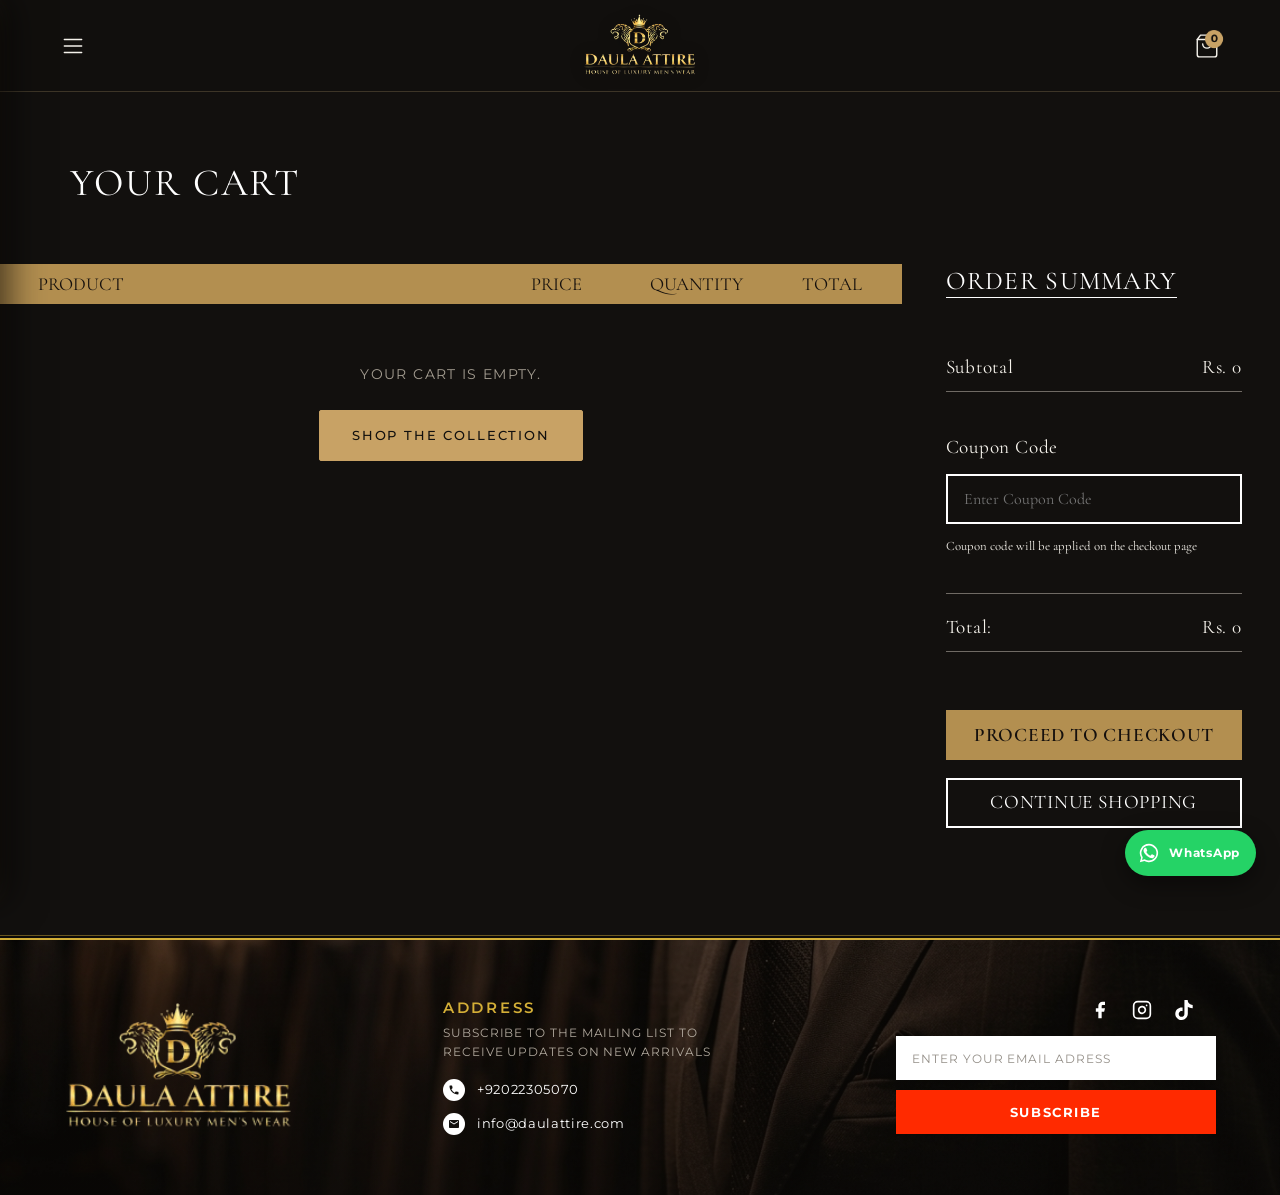
<file: checkout.html>
<!DOCTYPE html>
<html lang="en">
<head>
  <meta charset="UTF-8">
  <meta name="viewport" content="width=device-width, initial-scale=1.0">
  <title>Checkout | Daula Attire</title>
  <meta name="description" content="Complete your Daula Attire order.">
  <meta name="author" content="Daula Attire">
  <link rel="icon" href="assets/daula-logo.png" type="image/png">

  <!-- Google Fonts: Cormorant Garamond & Montserrat -->
  <link rel="preconnect" href="https://fonts.googleapis.com">
  <link rel="preconnect" href="https://fonts.gstatic.com" crossorigin>
  <link href="https://fonts.googleapis.com/css2?family=Cormorant+Garamond:ital,wght@0,400;0,500;0,600;1,400&family=Montserrat:wght@300;400;500;600;700&display=swap" rel="stylesheet">

  <link rel="stylesheet" href="style.css?v=20261104">
  <script src="script.js?v=20261104" defer></script>
</head>
<body>

  <!-- Navigation Drawer (Off-Canvas) -->
  <div class="drawer-overlay" id="drawer-overlay"></div>
  <aside class="drawer-panel" id="nav-drawer" aria-label="Navigation Menu">
    <!-- Drawer Header -->
    <div class="drawer-top">
      <button class="close-btn nav-close" id="nav-close-btn" aria-label="Close menu">
        <svg viewBox="0 0 24 24" width="20" height="20" fill="none" stroke="currentColor" stroke-width="1.8" stroke-linecap="round">
          <line x1="18" y1="6" x2="6" y2="18"></line>
          <line x1="6" y1="6" x2="18" y2="18"></line>
        </svg>
      </button>
      <a href="index.html" class="nav-logo" aria-label="Daula Attire Home">
        <img src="assets/daula-logo.png" alt="Daula Attire Crest">
      </a>
      <span class="nav-tagline">House of Luxury Men's Wear</span>
    </div>

    <div class="drawer-divider"></div>

    <!-- Navigation Links -->
    <nav class="nav-menu-wrapper">
      <ul class="nav-links">
        <li>
          <a href="index.html" class="nav-link-item" data-page="home">
            <span class="nav-icon">
              <svg viewBox="0 0 24 24" fill="none" stroke="currentColor" stroke-width="1.8" stroke-linecap="round" stroke-linejoin="round">
                <path d="m3 9 9-7 9 7v11a2 2 0 0 1-2 2H5a2 2 0 0 1-2-2z"></path>
                <polyline points="9 22 9 12 15 12 15 22"></polyline>
              </svg>
            </span>
            <span class="nav-label">Home</span>
            <span class="nav-arrow">
              <svg viewBox="0 0 24 24" width="14" height="14" fill="none" stroke="currentColor" stroke-width="2" stroke-linecap="round"><polyline points="9 18 15 12 9 6"/></svg>
            </span>
          </a>
        </li>
        <li>
          <a href="about.html" class="nav-link-item" data-page="about">
            <span class="nav-icon">
              <svg viewBox="0 0 24 24" fill="none" stroke="currentColor" stroke-width="1.8" stroke-linecap="round" stroke-linejoin="round">
                <circle cx="12" cy="7" r="4"></circle>
                <path d="M5.5 21a8.38 8.38 0 0 1 13 0"></path>
              </svg>
            </span>
            <span class="nav-label">About Us</span>
            <span class="nav-arrow">
              <svg viewBox="0 0 24 24" width="14" height="14" fill="none" stroke="currentColor" stroke-width="2" stroke-linecap="round"><polyline points="9 18 15 12 9 6"/></svg>
            </span>
          </a>
        </li>
        <li>
          <a href="services.html" class="nav-link-item" data-page="services">
            <span class="nav-icon">
              <svg viewBox="0 0 24 24" fill="none" stroke="currentColor" stroke-width="1.8" stroke-linecap="round" stroke-linejoin="round">
                <polygon points="12 2 2 7 12 12 22 7 12 2"></polygon>
                <polyline points="2 17 12 22 22 17"></polyline>
                <polyline points="2 12 12 17 22 12"></polyline>
              </svg>
            </span>
            <span class="nav-label">Services</span>
            <span class="nav-arrow">
              <svg viewBox="0 0 24 24" width="14" height="14" fill="none" stroke="currentColor" stroke-width="2" stroke-linecap="round"><polyline points="9 18 15 12 9 6"/></svg>
            </span>
          </a>
        </li>
        <li>
          <a href="category.html" class="nav-link-item" data-page="shop">
            <span class="nav-icon">
              <svg viewBox="0 0 24 24" fill="none" stroke="currentColor" stroke-width="1.8" stroke-linecap="round" stroke-linejoin="round">
                <path d="M6 2 3 6v14a2 2 0 0 0 2 2h14a2 2 0 0 0 2-2V6l-3-4Z"></path>
                <path d="M3 6h18"></path>
                <path d="M16 10a4 4 0 0 1-8 0"></path>
              </svg>
            </span>
            <span class="nav-label">Shop</span>
            <span class="nav-arrow">
              <svg viewBox="0 0 24 24" width="14" height="14" fill="none" stroke="currentColor" stroke-width="2" stroke-linecap="round"><polyline points="9 18 15 12 9 6"/></svg>
            </span>
          </a>
        </li>
        <li>
          <a href="contact.html" class="nav-link-item" data-page="contact">
            <span class="nav-icon">
              <svg viewBox="0 0 24 24" fill="none" stroke="currentColor" stroke-width="1.8" stroke-linecap="round" stroke-linejoin="round">
                <path d="M22 16.92v3a2 2 0 0 1-2.18 2 19.79 19.79 0 0 1-8.63-3.07 19.5 19.5 0 0 1-6-6 19.79 19.79 0 0 1-3.07-8.67A2 2 0 0 1 4.11 2h3a2 2 0 0 1 2 1.72 12.84 12.84 0 0 0 .7 2.81 2 2 0 0 1-.45 2.11L8.09 9.91a16 16 0 0 0 6 6l1.27-1.27a2 2 0 0 1 2.11-.45 12.84 12.84 0 0 0 2.81.7A2 2 0 0 1 22 16.92z"></path>
              </svg>
            </span>
            <span class="nav-label">Contact</span>
            <span class="nav-arrow">
              <svg viewBox="0 0 24 24" width="14" height="14" fill="none" stroke="currentColor" stroke-width="2" stroke-linecap="round"><polyline points="9 18 15 12 9 6"/></svg>
            </span>
          </a>
        </li>
      </ul>
    </nav>

    <!-- Consultation CTA -->
    <div class="drawer-action">
      <button type="button" class="btn btn-primary drawer-cta-btn open-consultation-btn" data-service="Bespoke Consultation">
        <span>Book Private Fitting</span>
        <svg viewBox="0 0 24 24" width="16" height="16" fill="none" stroke="currentColor" stroke-width="2" stroke-linecap="round"><polyline points="9 18 15 12 9 6"/></svg>
      </button>
    </div>

    <!-- Atelier Footer & Social -->
    <div class="drawer-footer">
      <div class="drawer-contact-info">
        <a href="tel:+92022305070" class="drawer-phone">
          <svg viewBox="0 0 24 24" width="14" height="14" fill="none" stroke="currentColor" stroke-width="2" stroke-linecap="round"><path d="M22 16.92v3a2 2 0 0 1-2.18 2 19.79 19.79 0 0 1-8.63-3.07 19.5 19.5 0 0 1-6-6 19.79 19.79 0 0 1-3.07-8.67A2 2 0 0 1 4.11 2h3a2 2 0 0 1 2 1.72 12.84 12.84 0 0 0 .7 2.81 2 2 0 0 1-.45 2.11L8.09 9.91a16 16 0 0 0 6 6l1.27-1.27a2 2 0 0 1 2.11-.45 12.84 12.84 0 0 0 2.81.7A2 2 0 0 1 22 16.92z"/></svg>
          <span>+92 022 305070</span>
        </a>
        <span class="drawer-hours">Karachi Atelier</span>
      </div>
      <div class="nav-social">
        <a href="https://www.facebook.com/share/1L7EDtUY76/" target="_blank" rel="noopener noreferrer" aria-label="Facebook">
          <svg viewBox="0 0 24 24" fill="currentColor"><path d="M18 2h-3a5 5 0 0 0-5 5v3H7v4h3v8h4v-8h3l1-4h-4V7a1 1 0 0 1 1-1h3z"/></svg>
        </a>
        <a href="https://www.instagram.com/daula_attire" target="_blank" rel="noopener noreferrer" aria-label="Instagram">
          <svg viewBox="0 0 24 24" fill="none" stroke="currentColor" stroke-width="2" stroke-linecap="round" stroke-linejoin="round"><rect width="20" height="20" x="2" y="2" rx="5" ry="5"/><path d="M16 11.37A4 4 0 1 1 12.63 8 4 4 0 0 1 16 11.37z"/><line x1="17.5" x2="17.51" y1="6.5" y2="6.5"/></svg>
        </a>
        <a href="https://www.tiktok.com/@daula.attire" target="_blank" rel="noopener noreferrer" aria-label="TikTok">
          <svg viewBox="0 0 24 24" fill="none" stroke="currentColor" stroke-width="1.8" stroke-linecap="round" stroke-linejoin="round"><path d="M14 3v11.5a3.5 3.5 0 1 1-3.5-3.5"/><path d="M14 3c.4 2.6 2.2 4.3 5 4.5"/></svg>
        </a>
        <a href="https://m.youtube.com/@daulaattireofficial" target="_blank" rel="noopener noreferrer" aria-label="YouTube">
          <svg viewBox="0 0 24 24" fill="currentColor" aria-hidden="true"><path d="M23.5 6.2a3 3 0 0 0-2.1-2.1C19.5 3.6 12 3.6 12 3.6s-7.5 0-9.4.5A3 3 0 0 0 .5 6.2 31 31 0 0 0 0 12a31 31 0 0 0 .5 5.8 3 3 0 0 0 2.1 2.1c1.9.5 9.4.5 9.4.5s7.5 0 9.4-.5a3 3 0 0 0 2.1-2.1A31 31 0 0 0 24 12a31 31 0 0 0-.5-5.8ZM9.6 15.6V8.4l6.3 3.6-6.3 3.6Z"/></svg>
        </a>
      </div>
    </div>
  </aside>


  <!-- Consultation / Booking Modal -->
  <div class="modal" id="appointment-modal" aria-hidden="true" role="dialog">
    <div class="modal-backdrop"></div>
    <div class="modal-content">
      <div class="modal-header">
        <h3>Book Consultation</h3>
        <button class="close-btn" id="modal-close-btn" aria-label="Close dialog">&times;</button>
      </div>
      <form class="modal-form" id="appointment-form">
        <div class="form-group">
          <label for="client-name">Full Name</label>
          <input type="text" id="client-name" placeholder="Sir / Madam" required>
        </div>
        <div class="form-group">
          <label for="client-phone">Phone / WhatsApp</label>
          <input type="tel" id="client-phone" placeholder="+92 300 1234567" required>
        </div>
        <div class="form-group">
          <label for="garment-type">Garment of Interest</label>
          <select id="garment-type">
            <option value="3-Piece Bespoke Suit">3-Piece Bespoke Suit</option>
            <option value="Ceremonial Sherwani">Ceremonial Sherwani</option>
            <option value="Luxury Shalwar Kameez">Luxury Shalwar Kameez</option>
            <option value="Black Tie Tuxedo">Black Tie Tuxedo</option>
            <option value="Prince Coat & Waistcoat">Prince Coat & Waistcoat</option>
            <option value="Full Wedding Trousseau">Full Wedding Trousseau</option>
          </select>
        </div>
        <div class="form-group">
          <label for="appointment-date">Preferred Date</label>
          <input type="date" id="appointment-date" required>
        </div>
        <div class="form-group">
          <label for="client-notes">Special Requests / Fitting Notes</label>
          <textarea id="client-notes" rows="3" placeholder="Tell our master tailors about your style preferences, event date, or fabric choices..."></textarea>
        </div>
        <button type="submit" class="btn btn-primary" style="width: 100%; margin-top: 8px;">Request Private Fitting</button>
      </form>
    </div>
  </div>

  <main>
    <!-- Site Header -->
    <header class="site-header">
      <button class="icon-button" id="menu-btn" aria-label="Open menu">
        <svg viewBox="0 0 24 24" fill="none" stroke="currentColor" stroke-linecap="round" stroke-linejoin="round">
          <line x1="4" x2="20" y1="12" y2="12"/><line x1="4" x2="20" y1="6" y2="6"/><line x1="4" x2="20" y1="18" y2="18"/>
        </svg>
      </button>

      <a href="index.html" class="brand-lockup" aria-label="Daula Attire">
        <img src="assets/daula-logo.png" alt="Daula Attire - House of Luxury Men's Wear" class="brand-logo-img">
      </a>

      <a href="cart.html" class="icon-button" id="bag-btn" aria-label="View your cart">
        <svg viewBox="0 0 24 24" fill="none" stroke="currentColor" stroke-linecap="round" stroke-linejoin="round">
          <path d="M6 2 3 6v14a2 2 0 0 0 2 2h14a2 2 0 0 0 2-2V6l-3-4Z"/><path d="M3 6h18"/><path d="M16 10a4 4 0 0 1-8 0"/>
        </svg>
        <span class="badge">0</span>
      </a>
    </header>

    <!-- Checkout -->
    <section class="cart-page checkout-page" id="checkout-page">
      <h1>Checkout</h1>

      <div class="cart-layout" id="checkout-layout">
        <form class="checkout-form" id="checkout-form" novalidate>
          <fieldset>
            <legend>Contact Details</legend>
            <div class="field-row">
              <label>Full Name*<input type="text" name="name" autocomplete="name" required></label>
              <label>Phone / WhatsApp*<input type="tel" name="phone" autocomplete="tel" placeholder="03XX XXXXXXX" pattern="[0-9+\s-]{10,16}" required></label>
            </div>
            <label>Email Address<input type="email" name="email" autocomplete="email"></label>
          </fieldset>

          <fieldset>
            <legend>Delivery Address</legend>
            <label>Street Address*<input type="text" name="address" autocomplete="street-address" required></label>
            <div class="field-row">
              <label>City*<input type="text" name="city" autocomplete="address-level2" required></label>
              <label>Postal Code<input type="text" name="postal" autocomplete="postal-code" inputmode="numeric"></label>
            </div>
            <label>Order Notes<textarea name="notes" rows="3" placeholder="Event date, fitting preferences or delivery instructions"></textarea></label>
          </fieldset>

          <fieldset>
            <legend>Payment Method</legend>
            <label class="pay-option">
              <input type="radio" name="payment" value="Cash on Delivery" checked>
              <span>
                <strong>Cash on Delivery</strong>
                <small>Pay when your order arrives.</small>
              </span>
            </label>
            <label class="pay-option">
              <input type="radio" name="payment" value="Bank Transfer">
              <span>
                <strong>Bank Transfer</strong>
                <small>Our team will share bank details when confirming your order.</small>
              </span>
            </label>
          </fieldset>

          <p class="form-error" id="checkout-error" role="alert" hidden></p>
        </form>

        <aside class="order-summary" aria-labelledby="checkout-summary-title">
          <h2 id="checkout-summary-title">Your Order</h2>
          <ul class="checkout-items" id="checkout-items"></ul>
          <div class="summary-row">
            <span>Subtotal</span>
            <strong id="checkout-subtotal">Rs. 0</strong>
          </div>
          <div class="summary-row">
            <span>Shipping</span>
            <strong id="checkout-shipping">Free</strong>
          </div>
          <div class="summary-row" id="checkout-coupon-row" hidden>
            <span>Coupon</span>
            <strong id="checkout-coupon"></strong>
          </div>
          <div class="summary-row summary-total">
            <span>Total:</span>
            <strong id="checkout-total">Rs. 0</strong>
          </div>
          <button type="submit" form="checkout-form" class="btn-checkout">Place Order</button>
          <a href="cart.html" class="btn-continue">Back to Cart</a>
        </aside>
      </div>

      <!-- Shown after the order is placed -->
      <div class="order-done" id="order-done" hidden>
        <svg viewBox="0 0 24 24" fill="none" stroke="currentColor" stroke-width="1.3" stroke-linecap="round" stroke-linejoin="round" aria-hidden="true"><path d="M22 11.08V12a10 10 0 1 1-5.93-9.14"/><path d="m9 11 3 3L22 4"/></svg>
        <p class="eyebrow">Thank You</p>
        <h2>Order <span id="order-number"></span> Placed</h2>
        <p class="order-done-copy">Send your order to our team below so we can confirm it. We will contact you on <strong id="order-phone"></strong> to arrange measurements, payment and delivery.</p>
        <div class="order-done-actions">
          <a class="btn-checkout" id="order-email-btn" href="#">Send Order by Email</a>
          <a class="btn-continue" id="order-whatsapp-btn" href="#" target="_blank" rel="noopener noreferrer" hidden>Send on WhatsApp</a>
          <a class="btn-continue" href="index.html">Back to Home</a>
        </div>
      </div>
    </section>

    <!-- Site Footer -->
    <footer id="contact" style="background-image: linear-gradient(rgba(14, 11, 8, 0.48), rgba(14, 11, 8, 0.58)), url('assets/footer-bg.jpg');">
      <div class="footer-brand">
        <img src="assets/daula-logo.png" alt="Daula Attire - House of Luxury Men's Wear" class="footer-crest-logo">
      </div>

      <div class="footer-middle">
        <h3 class="footer-heading">ADDRESS</h3>
        <p class="footer-subtext">SUBSCRIBE TO THE MAILING LIST TO<br>RECEIVE UPDATES ON NEW ARRIVALS</p>
        <div class="footer-contact-list">
          <a href="tel:+92022305070" class="footer-contact-item">
            <span class="circle-icon">
              <svg viewBox="0 0 24 24" width="12" height="12" fill="currentColor">
                <path d="M20.01 15.38c-1.23 0-2.42-.2-3.53-.56a.977.977 0 0 0-1.01.24l-2.2 2.2a15.045 15.045 0 0 1-6.59-6.59l2.2-2.21a.96.96 0 0 0 .25-1A11.36 11.36 0 0 1 8.5 3.99c0-.55-.45-1-1-1H4c-.55 0-1 .45-1 1 0 9.39 7.61 17 17 17 .55 0 1-.45 1-1v-3.5c0-.55-.45-1-.99-1.11z"/>
              </svg>
            </span>
            <span>+92022305070</span>
          </a>
          <a href="mailto:info@daulattire.com" class="footer-contact-item">
            <span class="circle-icon">
              <svg viewBox="0 0 24 24" width="12" height="12" fill="currentColor">
                <path d="M20 4H4c-1.1 0-1.99.9-1.99 2L2 18c0 1.1.9 2 2 2h16c1.1 0 2-.9 2-2V6c0-1.1-.9-2-2-2zm0 4l-8 5-8-5V6l8 5 8-5v2z"/>
              </svg>
            </span>
            <span>info@daulattire.com</span>
          </a>
        </div>
      </div>

      <div class="footer-right">
        <div class="footer-social-row">
          <a href="https://www.facebook.com/share/1L7EDtUY76/" target="_blank" rel="noopener noreferrer" aria-label="Facebook">
            <svg viewBox="0 0 24 24" width="20" height="20" fill="currentColor">
              <path d="M18 2h-3a5 5 0 0 0-5 5v3H7v4h3v8h4v-8h3l1-4h-4V7a1 1 0 0 1 1-1h3z"/>
            </svg>
          </a>
          <a href="https://www.instagram.com/daula_attire" target="_blank" rel="noopener noreferrer" aria-label="Instagram">
            <svg viewBox="0 0 24 24" width="20" height="20" fill="none" stroke="currentColor" stroke-width="2" stroke-linecap="round" stroke-linejoin="round">
              <rect width="20" height="20" x="2" y="2" rx="5" ry="5"/>
              <path d="M16 11.37A4 4 0 1 1 12.63 8 4 4 0 0 1 16 11.37z"/>
              <line x1="17.5" x2="17.51" y1="6.5" y2="6.5"/>
            </svg>
          </a>
          <a href="https://www.tiktok.com/@daula.attire" target="_blank" rel="noopener noreferrer" aria-label="TikTok">
            <svg viewBox="0 0 24 24" width="20" height="20" fill="currentColor">
              <path d="M12.525.02c1.31-.02 2.61-.01 3.91-.02.08 1.53.63 3.09 1.75 4.17 1.12 1.11 2.7 1.62 4.24 1.79v4.03c-1.44-.05-2.89-.35-4.2-.97-.57-.26-1.1-.59-1.62-.93-.01 2.92.01 5.84-.02 8.75-.08 1.4-.54 2.79-1.35 3.94-1.31 1.92-3.58 3.17-5.91 3.21-1.43.08-2.86-.31-4.08-1.03-2.02-1.19-3.44-3.37-3.65-5.71-.02-.5-.03-1-.01-1.49.18-1.9 1.12-3.72 2.58-4.96 1.66-1.44 3.98-2.13 6.15-1.72.02 1.48-.04 2.96-.04 4.44-.99-.32-2.15-.23-3.02.37-.63.41-1.11 1.04-1.36 1.75-.21.51-.24 1.07-.14 1.61.24 1.64 1.82 3.02 3.5 2.87 1.12-.01 2.19-.66 2.77-1.61.19-.33.4-.67.41-1.06.1-1.79.06-3.57.07-5.36.01-4.03-.01-8.05.02-12.07z"/>
            </svg>
          </a>
        <a href="https://m.youtube.com/@daulaattireofficial" target="_blank" rel="noopener noreferrer" aria-label="YouTube">
          <svg viewBox="0 0 24 24" fill="currentColor" aria-hidden="true"><path d="M23.5 6.2a3 3 0 0 0-2.1-2.1C19.5 3.6 12 3.6 12 3.6s-7.5 0-9.4.5A3 3 0 0 0 .5 6.2 31 31 0 0 0 0 12a31 31 0 0 0 .5 5.8 3 3 0 0 0 2.1 2.1c1.9.5 9.4.5 9.4.5s7.5 0 9.4-.5a3 3 0 0 0 2.1-2.1A31 31 0 0 0 24 12a31 31 0 0 0-.5-5.8ZM9.6 15.6V8.4l6.3 3.6-6.3 3.6Z"/></svg>
        </a>
        </div>
        <form class="footer-form" id="subscribe-form">
          <input type="email" id="email" placeholder="ENTER YOUR EMAIL ADRESS" required>
          <button type="submit" class="btn-subscribe">SUBSCRIBE</button>
        </form>
      </div>
    </footer>
  </main>

  <!-- Toast Notification Popup -->
  <div class="toast" id="toast" role="status" aria-live="polite"></div>

</body>
</html>
</file>
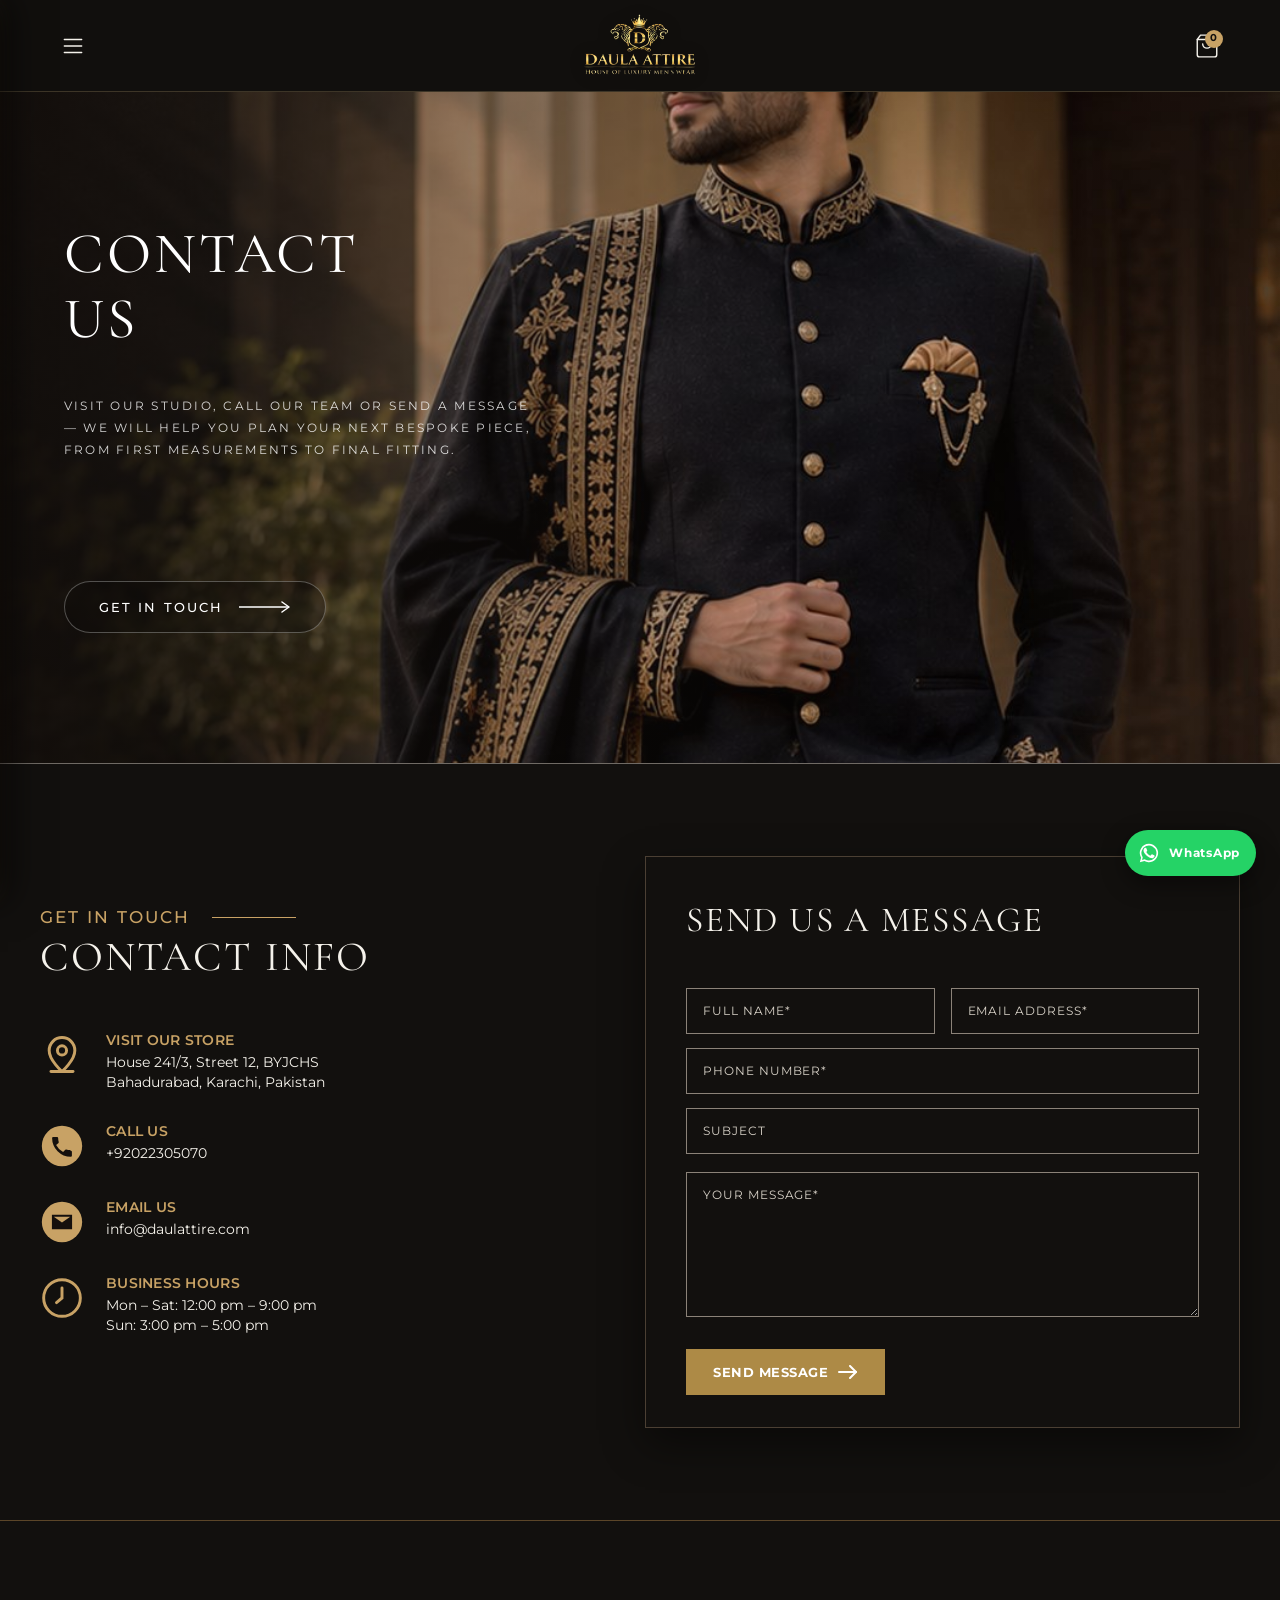
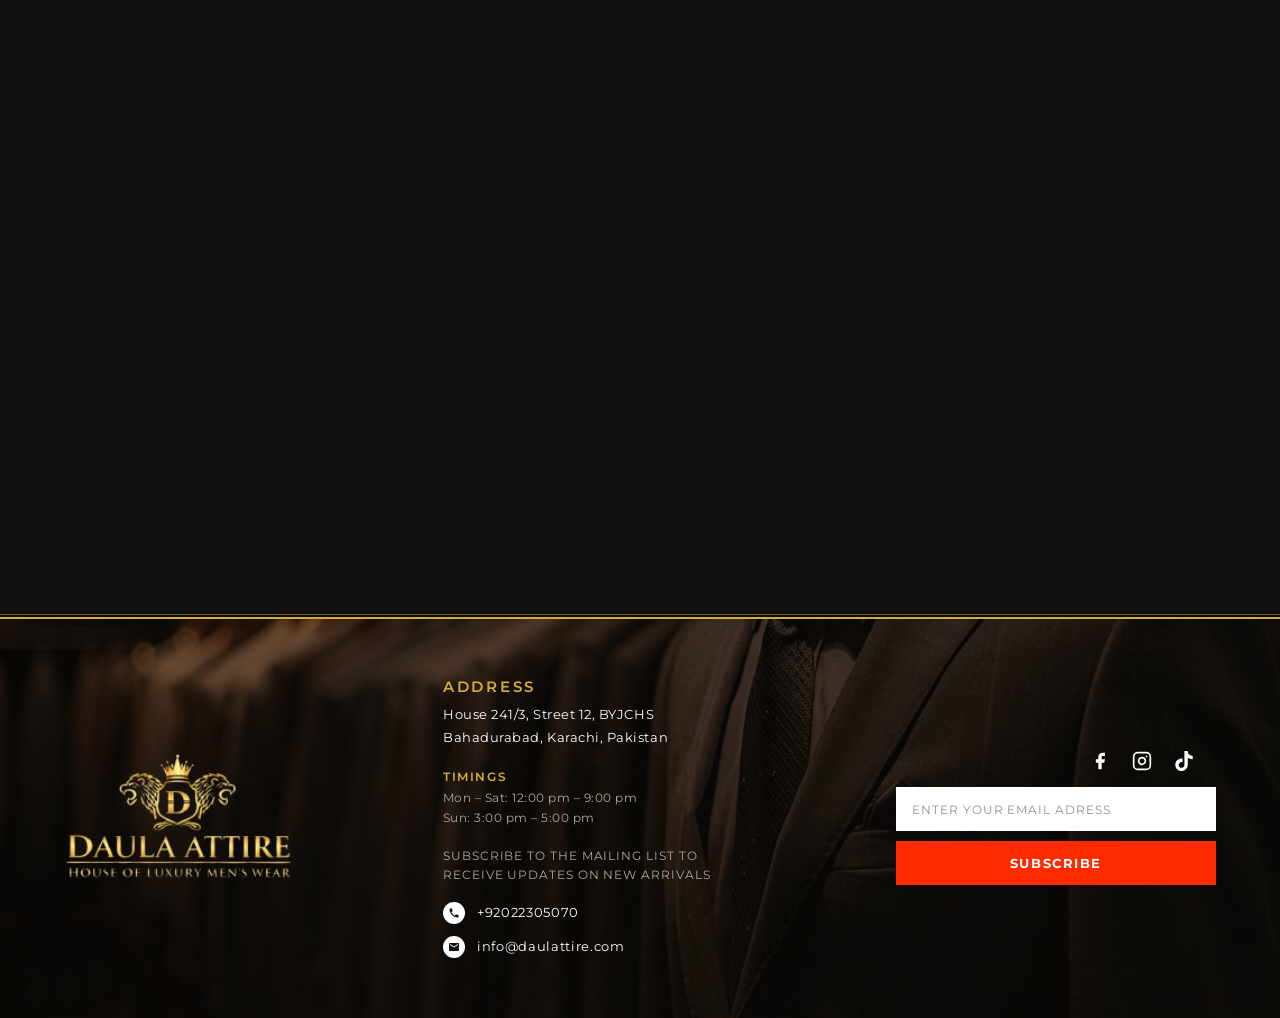
<file: contact.html>
<!DOCTYPE html>
<html lang="en">
<head>
  <meta charset="UTF-8">
  <meta name="viewport" content="width=device-width, initial-scale=1.0">
  <title>Contact Us | Daula Attire</title>
  <meta name="description" content="Visit, call or message Daula Attire in Bahadurabad, Karachi, to book a bespoke tailoring consultation.">
  <meta name="author" content="Daula Attire">
  <link rel="icon" href="assets/daula-logo.png" type="image/png">

  <!-- Google Fonts: Cormorant Garamond & Montserrat -->
  <link rel="preconnect" href="https://fonts.googleapis.com">
  <link rel="preconnect" href="https://fonts.gstatic.com" crossorigin>
  <link href="https://fonts.googleapis.com/css2?family=Cormorant+Garamond:ital,wght@0,400;0,500;0,600;1,400&family=Montserrat:wght@300;400;500;600;700&display=swap" rel="stylesheet">

  <link rel="stylesheet" href="style.css?v=20261104">
  <script src="script.js?v=20261104" defer></script>
</head>
<body>

  <!-- Navigation Drawer (Off-Canvas) -->
  <div class="drawer-overlay" id="drawer-overlay"></div>
  <aside class="drawer-panel" id="nav-drawer" aria-label="Navigation Menu">
    <!-- Drawer Header -->
    <div class="drawer-top">
      <button class="close-btn nav-close" id="nav-close-btn" aria-label="Close menu">
        <svg viewBox="0 0 24 24" width="20" height="20" fill="none" stroke="currentColor" stroke-width="1.8" stroke-linecap="round">
          <line x1="18" y1="6" x2="6" y2="18"></line>
          <line x1="6" y1="6" x2="18" y2="18"></line>
        </svg>
      </button>
      <a href="index.html" class="nav-logo" aria-label="Daula Attire Home">
        <img src="assets/daula-logo.png" alt="Daula Attire Crest">
      </a>
      <span class="nav-tagline">House of Luxury Men's Wear</span>
    </div>

    <div class="drawer-divider"></div>

    <!-- Navigation Links -->
    <nav class="nav-menu-wrapper">
      <ul class="nav-links">
        <li>
          <a href="index.html" class="nav-link-item" data-page="home">
            <span class="nav-icon">
              <svg viewBox="0 0 24 24" fill="none" stroke="currentColor" stroke-width="1.8" stroke-linecap="round" stroke-linejoin="round">
                <path d="m3 9 9-7 9 7v11a2 2 0 0 1-2 2H5a2 2 0 0 1-2-2z"></path>
                <polyline points="9 22 9 12 15 12 15 22"></polyline>
              </svg>
            </span>
            <span class="nav-label">Home</span>
            <span class="nav-arrow">
              <svg viewBox="0 0 24 24" width="14" height="14" fill="none" stroke="currentColor" stroke-width="2" stroke-linecap="round"><polyline points="9 18 15 12 9 6"/></svg>
            </span>
          </a>
        </li>
        <li>
          <a href="about.html" class="nav-link-item" data-page="about">
            <span class="nav-icon">
              <svg viewBox="0 0 24 24" fill="none" stroke="currentColor" stroke-width="1.8" stroke-linecap="round" stroke-linejoin="round">
                <circle cx="12" cy="7" r="4"></circle>
                <path d="M5.5 21a8.38 8.38 0 0 1 13 0"></path>
              </svg>
            </span>
            <span class="nav-label">About Us</span>
            <span class="nav-arrow">
              <svg viewBox="0 0 24 24" width="14" height="14" fill="none" stroke="currentColor" stroke-width="2" stroke-linecap="round"><polyline points="9 18 15 12 9 6"/></svg>
            </span>
          </a>
        </li>
        <li>
          <a href="services.html" class="nav-link-item" data-page="services">
            <span class="nav-icon">
              <svg viewBox="0 0 24 24" fill="none" stroke="currentColor" stroke-width="1.8" stroke-linecap="round" stroke-linejoin="round">
                <polygon points="12 2 2 7 12 12 22 7 12 2"></polygon>
                <polyline points="2 17 12 22 22 17"></polyline>
                <polyline points="2 12 12 17 22 12"></polyline>
              </svg>
            </span>
            <span class="nav-label">Services</span>
            <span class="nav-arrow">
              <svg viewBox="0 0 24 24" width="14" height="14" fill="none" stroke="currentColor" stroke-width="2" stroke-linecap="round"><polyline points="9 18 15 12 9 6"/></svg>
            </span>
          </a>
        </li>
        <li>
          <a href="category.html" class="nav-link-item" data-page="shop">
            <span class="nav-icon">
              <svg viewBox="0 0 24 24" fill="none" stroke="currentColor" stroke-width="1.8" stroke-linecap="round" stroke-linejoin="round">
                <path d="M6 2 3 6v14a2 2 0 0 0 2 2h14a2 2 0 0 0 2-2V6l-3-4Z"></path>
                <path d="M3 6h18"></path>
                <path d="M16 10a4 4 0 0 1-8 0"></path>
              </svg>
            </span>
            <span class="nav-label">Shop</span>
            <span class="nav-arrow">
              <svg viewBox="0 0 24 24" width="14" height="14" fill="none" stroke="currentColor" stroke-width="2" stroke-linecap="round"><polyline points="9 18 15 12 9 6"/></svg>
            </span>
          </a>
        </li>
        <li>
          <a href="contact.html" class="nav-link-item" data-page="contact">
            <span class="nav-icon">
              <svg viewBox="0 0 24 24" fill="none" stroke="currentColor" stroke-width="1.8" stroke-linecap="round" stroke-linejoin="round">
                <path d="M22 16.92v3a2 2 0 0 1-2.18 2 19.79 19.79 0 0 1-8.63-3.07 19.5 19.5 0 0 1-6-6 19.79 19.79 0 0 1-3.07-8.67A2 2 0 0 1 4.11 2h3a2 2 0 0 1 2 1.72 12.84 12.84 0 0 0 .7 2.81 2 2 0 0 1-.45 2.11L8.09 9.91a16 16 0 0 0 6 6l1.27-1.27a2 2 0 0 1 2.11-.45 12.84 12.84 0 0 0 2.81.7A2 2 0 0 1 22 16.92z"></path>
              </svg>
            </span>
            <span class="nav-label">Contact</span>
            <span class="nav-arrow">
              <svg viewBox="0 0 24 24" width="14" height="14" fill="none" stroke="currentColor" stroke-width="2" stroke-linecap="round"><polyline points="9 18 15 12 9 6"/></svg>
            </span>
          </a>
        </li>
      </ul>
    </nav>

    <!-- Consultation CTA -->
    <div class="drawer-action">
      <button type="button" class="btn btn-primary drawer-cta-btn open-consultation-btn" data-service="Bespoke Consultation">
        <span>Book Private Fitting</span>
        <svg viewBox="0 0 24 24" width="16" height="16" fill="none" stroke="currentColor" stroke-width="2" stroke-linecap="round"><polyline points="9 18 15 12 9 6"/></svg>
      </button>
    </div>

    <!-- Atelier Footer & Social -->
    <div class="drawer-footer">
      <div class="drawer-contact-info">
        <a href="tel:+92022305070" class="drawer-phone">
          <svg viewBox="0 0 24 24" width="14" height="14" fill="none" stroke="currentColor" stroke-width="2" stroke-linecap="round"><path d="M22 16.92v3a2 2 0 0 1-2.18 2 19.79 19.79 0 0 1-8.63-3.07 19.5 19.5 0 0 1-6-6 19.79 19.79 0 0 1-3.07-8.67A2 2 0 0 1 4.11 2h3a2 2 0 0 1 2 1.72 12.84 12.84 0 0 0 .7 2.81 2 2 0 0 1-.45 2.11L8.09 9.91a16 16 0 0 0 6 6l1.27-1.27a2 2 0 0 1 2.11-.45 12.84 12.84 0 0 0 2.81.7A2 2 0 0 1 22 16.92z"/></svg>
          <span>+92 022 305070</span>
        </a>
        <span class="drawer-hours">Karachi Atelier</span>
      </div>
      <div class="nav-social">
        <a href="https://www.facebook.com/share/1L7EDtUY76/" target="_blank" rel="noopener noreferrer" aria-label="Facebook">
          <svg viewBox="0 0 24 24" fill="currentColor"><path d="M18 2h-3a5 5 0 0 0-5 5v3H7v4h3v8h4v-8h3l1-4h-4V7a1 1 0 0 1 1-1h3z"/></svg>
        </a>
        <a href="https://www.instagram.com/daula_attire" target="_blank" rel="noopener noreferrer" aria-label="Instagram">
          <svg viewBox="0 0 24 24" fill="none" stroke="currentColor" stroke-width="2" stroke-linecap="round" stroke-linejoin="round"><rect width="20" height="20" x="2" y="2" rx="5" ry="5"/><path d="M16 11.37A4 4 0 1 1 12.63 8 4 4 0 0 1 16 11.37z"/><line x1="17.5" x2="17.51" y1="6.5" y2="6.5"/></svg>
        </a>
        <a href="https://www.tiktok.com/@daula.attire" target="_blank" rel="noopener noreferrer" aria-label="TikTok">
          <svg viewBox="0 0 24 24" fill="none" stroke="currentColor" stroke-width="1.8" stroke-linecap="round" stroke-linejoin="round"><path d="M14 3v11.5a3.5 3.5 0 1 1-3.5-3.5"/><path d="M14 3c.4 2.6 2.2 4.3 5 4.5"/></svg>
        </a>
        <a href="https://m.youtube.com/@daulaattireofficial" target="_blank" rel="noopener noreferrer" aria-label="YouTube">
          <svg viewBox="0 0 24 24" fill="currentColor" aria-hidden="true"><path d="M23.5 6.2a3 3 0 0 0-2.1-2.1C19.5 3.6 12 3.6 12 3.6s-7.5 0-9.4.5A3 3 0 0 0 .5 6.2 31 31 0 0 0 0 12a31 31 0 0 0 .5 5.8 3 3 0 0 0 2.1 2.1c1.9.5 9.4.5 9.4.5s7.5 0 9.4-.5a3 3 0 0 0 2.1-2.1A31 31 0 0 0 24 12a31 31 0 0 0-.5-5.8ZM9.6 15.6V8.4l6.3 3.6-6.3 3.6Z"/></svg>
        </a>
      </div>
    </div>
  </aside>


  <!-- Consultation / Booking Modal -->
  <div class="modal" id="appointment-modal" aria-hidden="true" role="dialog">
    <div class="modal-backdrop"></div>
    <div class="modal-content">
      <div class="modal-header">
        <h3>Book Consultation</h3>
        <button class="close-btn" id="modal-close-btn" aria-label="Close dialog">&times;</button>
      </div>
      <form class="modal-form" id="appointment-form">
        <div class="form-group">
          <label for="client-name">Full Name</label>
          <input type="text" id="client-name" placeholder="Sir / Madam" required>
        </div>
        <div class="form-group">
          <label for="client-phone">Phone / WhatsApp</label>
          <input type="tel" id="client-phone" placeholder="+92 300 1234567" required>
        </div>
        <div class="form-group">
          <label for="garment-type">Garment of Interest</label>
          <select id="garment-type">
            <option value="3-Piece Bespoke Suit">3-Piece Bespoke Suit</option>
            <option value="Ceremonial Sherwani">Ceremonial Sherwani</option>
            <option value="Luxury Shalwar Kameez">Luxury Shalwar Kameez</option>
            <option value="Black Tie Tuxedo">Black Tie Tuxedo</option>
            <option value="Prince Coat & Waistcoat">Prince Coat & Waistcoat</option>
            <option value="Full Wedding Trousseau">Full Wedding Trousseau</option>
          </select>
        </div>
        <div class="form-group">
          <label for="appointment-date">Preferred Date</label>
          <input type="date" id="appointment-date" required>
        </div>
        <div class="form-group">
          <label for="client-notes">Special Requests / Fitting Notes</label>
          <textarea id="client-notes" rows="3" placeholder="Tell our master tailors about your style preferences, event date, or fabric choices..."></textarea>
        </div>
        <button type="submit" class="btn btn-primary" style="width: 100%; margin-top: 8px;">Request Private Fitting</button>
      </form>
    </div>
  </div>

  <main>
    <!-- Site Header -->
    <header class="site-header">
      <button class="icon-button" id="menu-btn" aria-label="Open menu">
        <svg viewBox="0 0 24 24" fill="none" stroke="currentColor" stroke-linecap="round" stroke-linejoin="round">
          <line x1="4" x2="20" y1="12" y2="12"/><line x1="4" x2="20" y1="6" y2="6"/><line x1="4" x2="20" y1="18" y2="18"/>
        </svg>
      </button>

      <a href="index.html" class="brand-lockup" aria-label="Daula Attire">
        <img src="assets/daula-logo.png" alt="Daula Attire - House of Luxury Men's Wear" class="brand-logo-img">
      </a>

      <a href="cart.html" class="icon-button" id="bag-btn" aria-label="View your cart">
        <svg viewBox="0 0 24 24" fill="none" stroke="currentColor" stroke-linecap="round" stroke-linejoin="round">
          <path d="M6 2 3 6v14a2 2 0 0 0 2 2h14a2 2 0 0 0 2-2V6l-3-4Z"/><path d="M3 6h18"/><path d="M16 10a4 4 0 0 1-8 0"/>
        </svg>
        <span class="badge">0</span>
      </a>
    </header>

    <!-- Page Hero -->
    <section class="page-hero" style="--hero-img: url('assets/pages/contact-hero.jpg');">
      <div class="page-hero-content reveal">
        <h1>Contact<br>Us</h1>
        <p class="hero-copy">Visit our studio, call our team or send a message — we will help you plan your next bespoke piece, from first measurements to final fitting.</p>
        <a href="#contact-form" class="hero-cta">
          <span>Get in Touch</span>
          <svg width="52" height="12" viewBox="0 0 52 12" fill="none" stroke="currentColor" stroke-width="1.5" stroke-linecap="round" stroke-linejoin="round">
            <line x1="0" y1="6" x2="49" y2="6"/>
            <polyline points="43 1 50 6 43 11"/>
          </svg>
        </a>
      </div>
    </section>

    <!-- Contact Info & Form -->
    <section class="section-shell contact-grid">
      <div class="contact-info reveal-left">
        <p class="eyebrow eyebrow-line">Get in Touch</p>
        <h2>Contact Info</h2>
        <ul class="info-list">
          <li>
            <svg viewBox="0 0 24 24" fill="none" stroke="currentColor" stroke-width="1.6" stroke-linecap="round" stroke-linejoin="round"><path d="M12 21s-7-6.2-7-11.5a7 7 0 0 1 14 0C19 14.8 12 21 12 21Z"/><circle cx="12" cy="9.5" r="2.5"/><path d="M6 21h12"/></svg>
            <div>
              <h3>Visit Our Store</h3>
              <p>House 241/3, Street 12, BYJCHS<br>Bahadurabad, Karachi, Pakistan</p>
            </div>
          </li>
          <li>
            <svg viewBox="0 0 24 24" fill="currentColor"><circle cx="12" cy="12" r="11"/><path fill="#15100d" d="M16.4 14.2c-.7 0-1.4-.1-2-.3a.6.6 0 0 0-.6.1l-1.2 1.3a8.6 8.6 0 0 1-3.8-3.8l1.3-1.2a.6.6 0 0 0 .1-.6c-.2-.6-.3-1.3-.3-2a.6.6 0 0 0-.6-.6H7.2a.6.6 0 0 0-.6.6 10.2 10.2 0 0 0 10.2 10.2.6.6 0 0 0 .6-.6v-2.1a.6.6 0 0 0-.6-.6Z"/></svg>
            <div>
              <h3>Call Us</h3>
              <p><a href="tel:+92022305070">+92022305070</a></p>
            </div>
          </li>
          <li>
            <svg viewBox="0 0 24 24" fill="currentColor"><circle cx="12" cy="12" r="11"/><path fill="#15100d" d="M6.5 8h11v8h-11Zm1.2 1.1v.2l4.3 3 4.3-3v-.2Z"/></svg>
            <div>
              <h3>Email Us</h3>
              <p><a href="mailto:info@daulattire.com">info@daulattire.com</a></p>
            </div>
          </li>
          <li>
            <svg viewBox="0 0 24 24" fill="none" stroke="currentColor" stroke-width="1.6" stroke-linecap="round"><circle cx="12" cy="12" r="10"/><path d="M12 6.5V12l-3 2.5"/></svg>
            <div>
              <h3>Business Hours</h3>
              <p>Mon – Sat: 12:00 pm – 9:00 pm<br>Sun: 3:00 pm – 5:00 pm</p>
            </div>
          </li>
        </ul>
      </div>

      <div class="message-box reveal-right" id="contact-form">
        <h2>Send Us a Message</h2>
        <form class="message-form" id="message-form">
          <div class="field-row">
            <input type="text" id="msg-name" placeholder="Full Name*" aria-label="Full name" required>
            <input type="email" id="msg-email" placeholder="Email Address*" aria-label="Email address" required>
          </div>
          <input type="tel" id="msg-phone" placeholder="Phone Number*" aria-label="Phone number" required>
          <input type="text" id="msg-subject" placeholder="Subject" aria-label="Subject">
          <textarea id="msg-body" rows="5" placeholder="Your Message*" aria-label="Your message" required></textarea>
          <button type="submit" class="btn btn-primary btn-send">
            Send Message
            <svg width="20" height="14" viewBox="0 0 20 14" fill="none" stroke="currentColor" stroke-width="2" stroke-linecap="round" stroke-linejoin="round"><line x1="1" y1="7" x2="18" y2="7"/><polyline points="12 1 18 7 12 13"/></svg>
          </button>
        </form>
      </div>
    </section>

    <!-- Find Us -->
    <section class="gold-rule find-us-section">
      <div class="find-us reveal-scale">
        <img src="assets/pages/contact-store.jpg" alt="Inside the Daula Attire studio with kurtas and sherwanis on display" loading="lazy">
        <div class="find-us-copy">
          <p class="find-us-eyebrow">Find Us</p>
          <h2>Visit Our<br>Studio in<br>Karachi</h2>
          <p>Step into our Bahadurabad studio to browse fabrics, see finished pieces and meet the tailors who will make yours.</p>
        </div>
        <div class="find-us-map">
          <iframe
            src="https://www.google.com/maps/embed?pb=!1m18!1m12!1m3!1d3619.3879502390673!2d67.0692688!3d24.8847453!2m3!1f0!2f0!3f0!3m2!1i1024!2i768!4f13.1!3m3!1m2!1s0x3eb33faf7ad7aa5f%3A0x140320c2fb322f3f!2sDaula%20Attire!5e0!3m2!1sen!2s!4v1794567898149!5m2!1sen!2s"
            title="Map to Daula Attire, House 241/3, Street 12, BYJCHS, Bahadurabad, Karachi"
            allowfullscreen=""
            loading="lazy"
            referrerpolicy="strict-origin-when-cross-origin">
          </iframe>
        </div>
      </div>
    </section>

    <!-- Site Footer -->
    <footer id="contact" style="background-image: linear-gradient(rgba(14, 11, 8, 0.48), rgba(14, 11, 8, 0.58)), url('assets/footer-bg.jpg');">
      <div class="footer-brand">
        <img src="assets/daula-logo.png" alt="Daula Attire - House of Luxury Men's Wear" class="footer-crest-logo">
      </div>

      <div class="footer-middle">
        <h3 class="footer-heading">ADDRESS</h3>
        <p class="footer-address">House 241/3, Street 12, BYJCHS<br>Bahadurabad, Karachi, Pakistan</p>
        <p class="footer-hours"><strong>Timings</strong><br>Mon – Sat: 12:00 pm – 9:00 pm<br>Sun: 3:00 pm – 5:00 pm</p>
        <p class="footer-subtext">SUBSCRIBE TO THE MAILING LIST TO<br>RECEIVE UPDATES ON NEW ARRIVALS</p>
        <div class="footer-contact-list">
          <a href="tel:+92022305070" class="footer-contact-item">
            <span class="circle-icon">
              <svg viewBox="0 0 24 24" width="12" height="12" fill="currentColor">
                <path d="M20.01 15.38c-1.23 0-2.42-.2-3.53-.56a.977.977 0 0 0-1.01.24l-2.2 2.2a15.045 15.045 0 0 1-6.59-6.59l2.2-2.21a.96.96 0 0 0 .25-1A11.36 11.36 0 0 1 8.5 3.99c0-.55-.45-1-1-1H4c-.55 0-1 .45-1 1 0 9.39 7.61 17 17 17 .55 0 1-.45 1-1v-3.5c0-.55-.45-1-.99-1.11z"/>
              </svg>
            </span>
            <span>+92022305070</span>
          </a>
          <a href="mailto:info@daulattire.com" class="footer-contact-item">
            <span class="circle-icon">
              <svg viewBox="0 0 24 24" width="12" height="12" fill="currentColor">
                <path d="M20 4H4c-1.1 0-1.99.9-1.99 2L2 18c0 1.1.9 2 2 2h16c1.1 0 2-.9 2-2V6c0-1.1-.9-2-2-2zm0 4l-8 5-8-5V6l8 5 8-5v2z"/>
              </svg>
            </span>
            <span>info@daulattire.com</span>
          </a>
        </div>
      </div>

      <div class="footer-right">
        <div class="footer-social-row">
          <a href="https://www.facebook.com/share/1L7EDtUY76/" target="_blank" rel="noopener noreferrer" aria-label="Facebook">
            <svg viewBox="0 0 24 24" width="20" height="20" fill="currentColor">
              <path d="M18 2h-3a5 5 0 0 0-5 5v3H7v4h3v8h4v-8h3l1-4h-4V7a1 1 0 0 1 1-1h3z"/>
            </svg>
          </a>
          <a href="https://www.instagram.com/daula_attire" target="_blank" rel="noopener noreferrer" aria-label="Instagram">
            <svg viewBox="0 0 24 24" width="20" height="20" fill="none" stroke="currentColor" stroke-width="2" stroke-linecap="round" stroke-linejoin="round">
              <rect width="20" height="20" x="2" y="2" rx="5" ry="5"/>
              <path d="M16 11.37A4 4 0 1 1 12.63 8 4 4 0 0 1 16 11.37z"/>
              <line x1="17.5" x2="17.51" y1="6.5" y2="6.5"/>
            </svg>
          </a>
          <a href="https://www.tiktok.com/@daula.attire" target="_blank" rel="noopener noreferrer" aria-label="TikTok">
            <svg viewBox="0 0 24 24" width="20" height="20" fill="currentColor">
              <path d="M12.525.02c1.31-.02 2.61-.01 3.91-.02.08 1.53.63 3.09 1.75 4.17 1.12 1.11 2.7 1.62 4.24 1.79v4.03c-1.44-.05-2.89-.35-4.2-.97-.57-.26-1.1-.59-1.62-.93-.01 2.92.01 5.84-.02 8.75-.08 1.4-.54 2.79-1.35 3.94-1.31 1.92-3.58 3.17-5.91 3.21-1.43.08-2.86-.31-4.08-1.03-2.02-1.19-3.44-3.37-3.65-5.71-.02-.5-.03-1-.01-1.49.18-1.9 1.12-3.72 2.58-4.96 1.66-1.44 3.98-2.13 6.15-1.72.02 1.48-.04 2.96-.04 4.44-.99-.32-2.15-.23-3.02.37-.63.41-1.11 1.04-1.36 1.75-.21.51-.24 1.07-.14 1.61.24 1.64 1.82 3.02 3.5 2.87 1.12-.01 2.19-.66 2.77-1.61.19-.33.4-.67.41-1.06.1-1.79.06-3.57.07-5.36.01-4.03-.01-8.05.02-12.07z"/>
            </svg>
          </a>
        <a href="https://m.youtube.com/@daulaattireofficial" target="_blank" rel="noopener noreferrer" aria-label="YouTube">
          <svg viewBox="0 0 24 24" fill="currentColor" aria-hidden="true"><path d="M23.5 6.2a3 3 0 0 0-2.1-2.1C19.5 3.6 12 3.6 12 3.6s-7.5 0-9.4.5A3 3 0 0 0 .5 6.2 31 31 0 0 0 0 12a31 31 0 0 0 .5 5.8 3 3 0 0 0 2.1 2.1c1.9.5 9.4.5 9.4.5s7.5 0 9.4-.5a3 3 0 0 0 2.1-2.1A31 31 0 0 0 24 12a31 31 0 0 0-.5-5.8ZM9.6 15.6V8.4l6.3 3.6-6.3 3.6Z"/></svg>
        </a>
        </div>
        <form class="footer-form" id="subscribe-form">
          <input type="email" id="email" placeholder="ENTER YOUR EMAIL ADRESS" required>
          <button type="submit" class="btn-subscribe">SUBSCRIBE</button>
        </form>
      </div>
    </footer>
  </main>

  <!-- Toast Notification Popup -->
  <div class="toast" id="toast" role="status" aria-live="polite"></div>

</body>
</html>
</file>
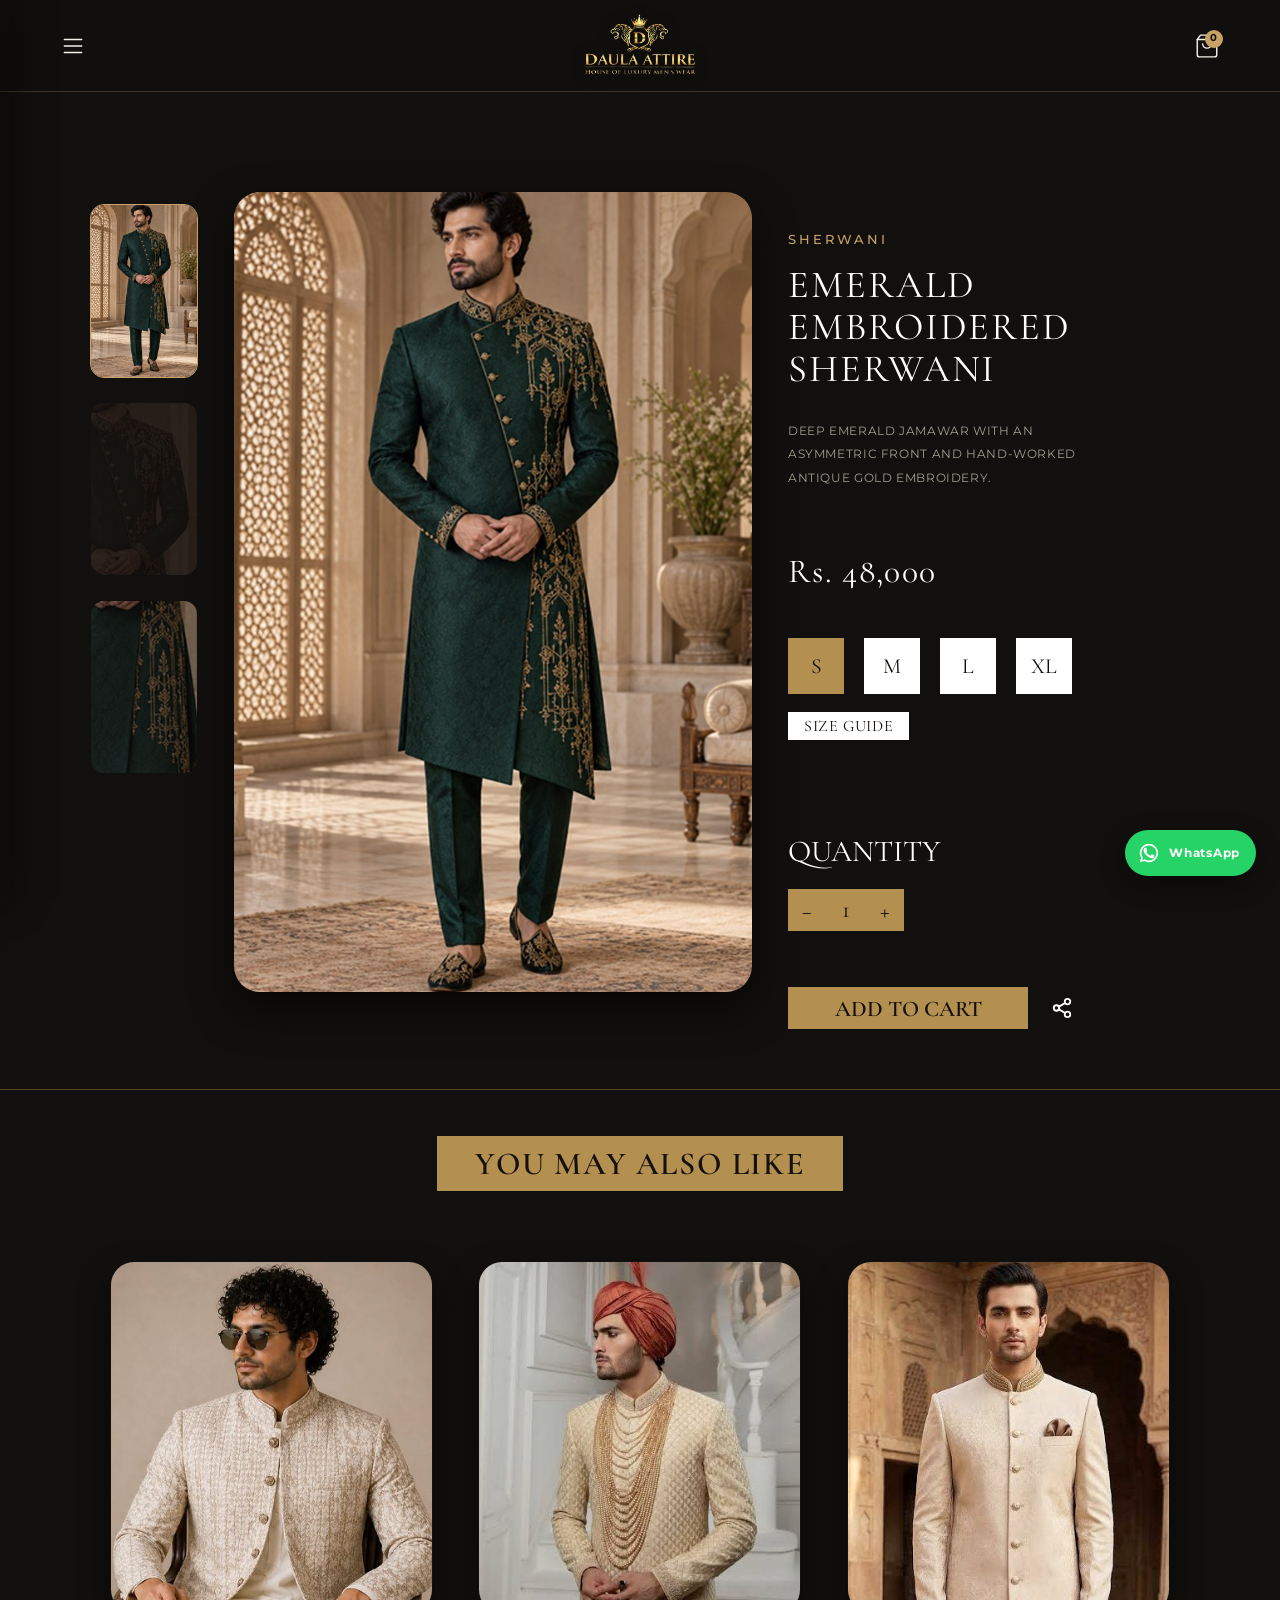
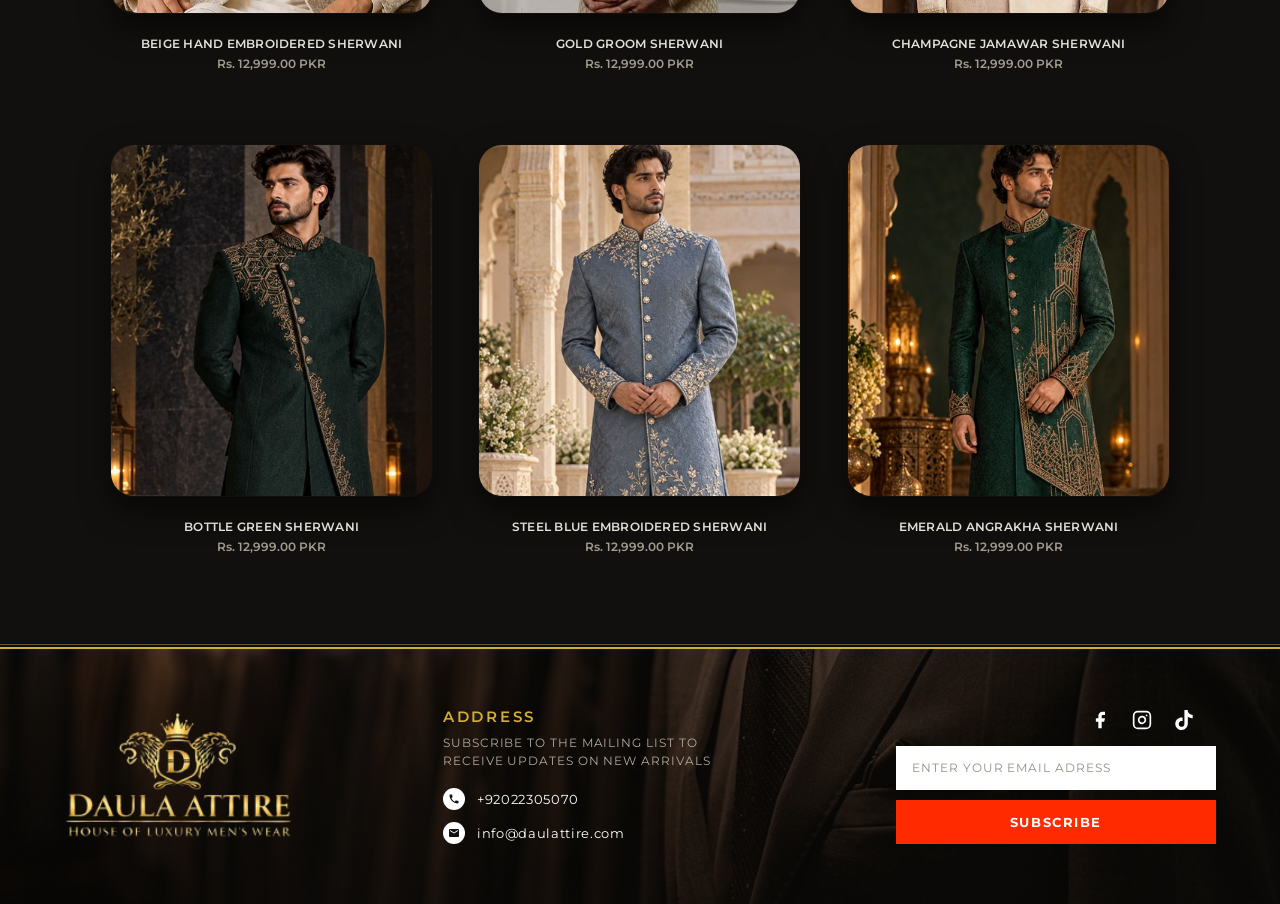
<file: product.html>
<!DOCTYPE html>
<html lang="en">
<head>
  <meta charset="UTF-8">
  <meta name="viewport" content="width=device-width, initial-scale=1.0">
  <title>Sherwani | Daula Attire</title>
  <meta name="description" content="Handcrafted embroidered sherwanis by Daula Attire, tailored in Karachi.">
  <meta name="author" content="Daula Attire">
  <link rel="icon" href="assets/daula-logo.png" type="image/png">

  <!-- Google Fonts: Cormorant Garamond & Montserrat -->
  <link rel="preconnect" href="https://fonts.googleapis.com">
  <link rel="preconnect" href="https://fonts.gstatic.com" crossorigin>
  <link href="https://fonts.googleapis.com/css2?family=Cormorant+Garamond:ital,wght@0,400;0,500;0,600;1,400&family=Montserrat:wght@300;400;500;600;700&display=swap" rel="stylesheet">

  <link rel="stylesheet" href="style.css?v=20261104">
  <script src="script.js?v=20261104" defer></script>
</head>
<body>

  <!-- Navigation Drawer (Off-Canvas) -->
  <div class="drawer-overlay" id="drawer-overlay"></div>
  <aside class="drawer-panel" id="nav-drawer" aria-label="Navigation Menu">
    <!-- Drawer Header -->
    <div class="drawer-top">
      <button class="close-btn nav-close" id="nav-close-btn" aria-label="Close menu">
        <svg viewBox="0 0 24 24" width="20" height="20" fill="none" stroke="currentColor" stroke-width="1.8" stroke-linecap="round">
          <line x1="18" y1="6" x2="6" y2="18"></line>
          <line x1="6" y1="6" x2="18" y2="18"></line>
        </svg>
      </button>
      <a href="index.html" class="nav-logo" aria-label="Daula Attire Home">
        <img src="assets/daula-logo.png" alt="Daula Attire Crest">
      </a>
      <span class="nav-tagline">House of Luxury Men's Wear</span>
    </div>

    <div class="drawer-divider"></div>

    <!-- Navigation Links -->
    <nav class="nav-menu-wrapper">
      <ul class="nav-links">
        <li>
          <a href="index.html" class="nav-link-item" data-page="home">
            <span class="nav-icon">
              <svg viewBox="0 0 24 24" fill="none" stroke="currentColor" stroke-width="1.8" stroke-linecap="round" stroke-linejoin="round">
                <path d="m3 9 9-7 9 7v11a2 2 0 0 1-2 2H5a2 2 0 0 1-2-2z"></path>
                <polyline points="9 22 9 12 15 12 15 22"></polyline>
              </svg>
            </span>
            <span class="nav-label">Home</span>
            <span class="nav-arrow">
              <svg viewBox="0 0 24 24" width="14" height="14" fill="none" stroke="currentColor" stroke-width="2" stroke-linecap="round"><polyline points="9 18 15 12 9 6"/></svg>
            </span>
          </a>
        </li>
        <li>
          <a href="about.html" class="nav-link-item" data-page="about">
            <span class="nav-icon">
              <svg viewBox="0 0 24 24" fill="none" stroke="currentColor" stroke-width="1.8" stroke-linecap="round" stroke-linejoin="round">
                <circle cx="12" cy="7" r="4"></circle>
                <path d="M5.5 21a8.38 8.38 0 0 1 13 0"></path>
              </svg>
            </span>
            <span class="nav-label">About Us</span>
            <span class="nav-arrow">
              <svg viewBox="0 0 24 24" width="14" height="14" fill="none" stroke="currentColor" stroke-width="2" stroke-linecap="round"><polyline points="9 18 15 12 9 6"/></svg>
            </span>
          </a>
        </li>
        <li>
          <a href="services.html" class="nav-link-item" data-page="services">
            <span class="nav-icon">
              <svg viewBox="0 0 24 24" fill="none" stroke="currentColor" stroke-width="1.8" stroke-linecap="round" stroke-linejoin="round">
                <polygon points="12 2 2 7 12 12 22 7 12 2"></polygon>
                <polyline points="2 17 12 22 22 17"></polyline>
                <polyline points="2 12 12 17 22 12"></polyline>
              </svg>
            </span>
            <span class="nav-label">Services</span>
            <span class="nav-arrow">
              <svg viewBox="0 0 24 24" width="14" height="14" fill="none" stroke="currentColor" stroke-width="2" stroke-linecap="round"><polyline points="9 18 15 12 9 6"/></svg>
            </span>
          </a>
        </li>
        <li>
          <a href="category.html" class="nav-link-item" data-page="shop">
            <span class="nav-icon">
              <svg viewBox="0 0 24 24" fill="none" stroke="currentColor" stroke-width="1.8" stroke-linecap="round" stroke-linejoin="round">
                <path d="M6 2 3 6v14a2 2 0 0 0 2 2h14a2 2 0 0 0 2-2V6l-3-4Z"></path>
                <path d="M3 6h18"></path>
                <path d="M16 10a4 4 0 0 1-8 0"></path>
              </svg>
            </span>
            <span class="nav-label">Shop</span>
            <span class="nav-arrow">
              <svg viewBox="0 0 24 24" width="14" height="14" fill="none" stroke="currentColor" stroke-width="2" stroke-linecap="round"><polyline points="9 18 15 12 9 6"/></svg>
            </span>
          </a>
        </li>
        <li>
          <a href="contact.html" class="nav-link-item" data-page="contact">
            <span class="nav-icon">
              <svg viewBox="0 0 24 24" fill="none" stroke="currentColor" stroke-width="1.8" stroke-linecap="round" stroke-linejoin="round">
                <path d="M22 16.92v3a2 2 0 0 1-2.18 2 19.79 19.79 0 0 1-8.63-3.07 19.5 19.5 0 0 1-6-6 19.79 19.79 0 0 1-3.07-8.67A2 2 0 0 1 4.11 2h3a2 2 0 0 1 2 1.72 12.84 12.84 0 0 0 .7 2.81 2 2 0 0 1-.45 2.11L8.09 9.91a16 16 0 0 0 6 6l1.27-1.27a2 2 0 0 1 2.11-.45 12.84 12.84 0 0 0 2.81.7A2 2 0 0 1 22 16.92z"></path>
              </svg>
            </span>
            <span class="nav-label">Contact</span>
            <span class="nav-arrow">
              <svg viewBox="0 0 24 24" width="14" height="14" fill="none" stroke="currentColor" stroke-width="2" stroke-linecap="round"><polyline points="9 18 15 12 9 6"/></svg>
            </span>
          </a>
        </li>
      </ul>
    </nav>

    <!-- Consultation CTA -->
    <div class="drawer-action">
      <button type="button" class="btn btn-primary drawer-cta-btn open-consultation-btn" data-service="Bespoke Consultation">
        <span>Book Private Fitting</span>
        <svg viewBox="0 0 24 24" width="16" height="16" fill="none" stroke="currentColor" stroke-width="2" stroke-linecap="round"><polyline points="9 18 15 12 9 6"/></svg>
      </button>
    </div>

    <!-- Atelier Footer & Social -->
    <div class="drawer-footer">
      <div class="drawer-contact-info">
        <a href="tel:+92022305070" class="drawer-phone">
          <svg viewBox="0 0 24 24" width="14" height="14" fill="none" stroke="currentColor" stroke-width="2" stroke-linecap="round"><path d="M22 16.92v3a2 2 0 0 1-2.18 2 19.79 19.79 0 0 1-8.63-3.07 19.5 19.5 0 0 1-6-6 19.79 19.79 0 0 1-3.07-8.67A2 2 0 0 1 4.11 2h3a2 2 0 0 1 2 1.72 12.84 12.84 0 0 0 .7 2.81 2 2 0 0 1-.45 2.11L8.09 9.91a16 16 0 0 0 6 6l1.27-1.27a2 2 0 0 1 2.11-.45 12.84 12.84 0 0 0 2.81.7A2 2 0 0 1 22 16.92z"/></svg>
          <span>+92 022 305070</span>
        </a>
        <span class="drawer-hours">Karachi Atelier</span>
      </div>
      <div class="nav-social">
        <a href="https://www.facebook.com/share/1L7EDtUY76/" target="_blank" rel="noopener noreferrer" aria-label="Facebook">
          <svg viewBox="0 0 24 24" fill="currentColor"><path d="M18 2h-3a5 5 0 0 0-5 5v3H7v4h3v8h4v-8h3l1-4h-4V7a1 1 0 0 1 1-1h3z"/></svg>
        </a>
        <a href="https://www.instagram.com/daula_attire" target="_blank" rel="noopener noreferrer" aria-label="Instagram">
          <svg viewBox="0 0 24 24" fill="none" stroke="currentColor" stroke-width="2" stroke-linecap="round" stroke-linejoin="round"><rect width="20" height="20" x="2" y="2" rx="5" ry="5"/><path d="M16 11.37A4 4 0 1 1 12.63 8 4 4 0 0 1 16 11.37z"/><line x1="17.5" x2="17.51" y1="6.5" y2="6.5"/></svg>
        </a>
        <a href="https://www.tiktok.com/@daula.attire" target="_blank" rel="noopener noreferrer" aria-label="TikTok">
          <svg viewBox="0 0 24 24" fill="none" stroke="currentColor" stroke-width="1.8" stroke-linecap="round" stroke-linejoin="round"><path d="M14 3v11.5a3.5 3.5 0 1 1-3.5-3.5"/><path d="M14 3c.4 2.6 2.2 4.3 5 4.5"/></svg>
        </a>
        <a href="https://m.youtube.com/@daulaattireofficial" target="_blank" rel="noopener noreferrer" aria-label="YouTube">
          <svg viewBox="0 0 24 24" fill="currentColor" aria-hidden="true"><path d="M23.5 6.2a3 3 0 0 0-2.1-2.1C19.5 3.6 12 3.6 12 3.6s-7.5 0-9.4.5A3 3 0 0 0 .5 6.2 31 31 0 0 0 0 12a31 31 0 0 0 .5 5.8 3 3 0 0 0 2.1 2.1c1.9.5 9.4.5 9.4.5s7.5 0 9.4-.5a3 3 0 0 0 2.1-2.1A31 31 0 0 0 24 12a31 31 0 0 0-.5-5.8ZM9.6 15.6V8.4l6.3 3.6-6.3 3.6Z"/></svg>
        </a>
      </div>
    </div>
  </aside>


  <!-- Consultation / Booking Modal -->
  <div class="modal" id="appointment-modal" aria-hidden="true" role="dialog">
    <div class="modal-backdrop"></div>
    <div class="modal-content">
      <div class="modal-header">
        <h3>Book Consultation</h3>
        <button class="close-btn" id="modal-close-btn" aria-label="Close dialog">&times;</button>
      </div>
      <form class="modal-form" id="appointment-form">
        <div class="form-group">
          <label for="client-name">Full Name</label>
          <input type="text" id="client-name" placeholder="Sir / Madam" required>
        </div>
        <div class="form-group">
          <label for="client-phone">Phone / WhatsApp</label>
          <input type="tel" id="client-phone" placeholder="+92 300 1234567" required>
        </div>
        <div class="form-group">
          <label for="garment-type">Garment of Interest</label>
          <select id="garment-type">
            <option value="3-Piece Bespoke Suit">3-Piece Bespoke Suit</option>
            <option value="Ceremonial Sherwani">Ceremonial Sherwani</option>
            <option value="Luxury Shalwar Kameez">Luxury Shalwar Kameez</option>
            <option value="Black Tie Tuxedo">Black Tie Tuxedo</option>
            <option value="Prince Coat & Waistcoat">Prince Coat & Waistcoat</option>
            <option value="Full Wedding Trousseau">Full Wedding Trousseau</option>
          </select>
        </div>
        <div class="form-group">
          <label for="appointment-date">Preferred Date</label>
          <input type="date" id="appointment-date" required>
        </div>
        <div class="form-group">
          <label for="client-notes">Special Requests / Fitting Notes</label>
          <textarea id="client-notes" rows="3" placeholder="Tell our master tailors about your style preferences, event date, or fabric choices..."></textarea>
        </div>
        <button type="submit" class="btn btn-primary" style="width: 100%; margin-top: 8px;">Request Private Fitting</button>
      </form>
    </div>
  </div>

  <main>
    <!-- Site Header -->
    <header class="site-header">
      <button class="icon-button" id="menu-btn" aria-label="Open menu">
        <svg viewBox="0 0 24 24" fill="none" stroke="currentColor" stroke-linecap="round" stroke-linejoin="round">
          <line x1="4" x2="20" y1="12" y2="12"/><line x1="4" x2="20" y1="6" y2="6"/><line x1="4" x2="20" y1="18" y2="18"/>
        </svg>
      </button>

      <a href="index.html" class="brand-lockup" aria-label="Daula Attire">
        <img src="assets/daula-logo.png" alt="Daula Attire - House of Luxury Men's Wear" class="brand-logo-img">
      </a>

      <a href="cart.html" class="icon-button" id="bag-btn" aria-label="View your cart">
        <svg viewBox="0 0 24 24" fill="none" stroke="currentColor" stroke-linecap="round" stroke-linejoin="round">
          <path d="M6 2 3 6v14a2 2 0 0 0 2 2h14a2 2 0 0 0 2-2V6l-3-4Z"/><path d="M3 6h18"/><path d="M16 10a4 4 0 0 1-8 0"/>
        </svg>
        <span class="badge">0</span>
      </a>
    </header>

    <!-- Product View -->
    <section class="product-view" id="product-view">
      <div class="product-thumbs" id="product-thumbs" aria-label="Product photos"></div>
      <div class="product-main">
        <img id="product-main-img" src="assets/products/emerald-sherwani.jpg" alt="">
      </div>
      <div class="product-info">
        <a class="eyebrow product-category" id="product-category" href="category.html">Sherwani</a>
        <h1 id="product-name">Sherwani</h1>
        <p class="product-desc" id="product-desc"></p>
        <p class="product-price" id="product-price"></p>

        <div class="size-options" role="radiogroup" aria-label="Size">
          <button type="button" role="radio" aria-checked="true" class="active" data-size="S">S</button>
          <button type="button" role="radio" aria-checked="false" data-size="M">M</button>
          <button type="button" role="radio" aria-checked="false" data-size="L">L</button>
          <button type="button" role="radio" aria-checked="false" data-size="XL">XL</button>
        </div>
        <button type="button" class="size-guide-btn" id="size-guide-btn">Size Guide</button>

        <p class="qty-label">Quantity</p>
        <div class="qty-stepper qty-stepper-solid">
          <button type="button" data-qty="-1" aria-label="Decrease quantity">&minus;</button>
          <span id="product-qty" aria-live="polite">1</span>
          <button type="button" data-qty="1" aria-label="Increase quantity">+</button>
        </div>

        <div class="product-actions">
          <button type="button" class="btn-add-cart" id="add-to-cart-btn">Add to Cart</button>
          <button type="button" class="share-btn" id="share-btn" aria-label="Share this product">
            <svg viewBox="0 0 24 24" fill="none" stroke="currentColor" stroke-width="2" stroke-linecap="round" stroke-linejoin="round"><circle cx="18" cy="5" r="3"/><circle cx="6" cy="12" r="3"/><circle cx="18" cy="19" r="3"/><line x1="8.6" y1="13.5" x2="15.4" y2="17.5"/><line x1="15.4" y1="6.5" x2="8.6" y2="10.5"/></svg>
          </button>
        </div>
      </div>
    </section>

    <!-- Related Products -->
    <section class="gold-rule related-section">
      <h2 class="related-title reveal">You May Also Like</h2>
      <div class="related-grid" id="related-grid"></div>
    </section>

    <!-- Size Guide Modal -->
    <div class="modal" id="size-guide-modal" aria-hidden="true" role="dialog" aria-labelledby="size-guide-title">
      <div class="modal-backdrop" data-close-modal></div>
      <div class="modal-content">
        <div class="modal-header">
          <h3 id="size-guide-title">Size Guide</h3>
          <button class="close-btn" data-close-modal aria-label="Close dialog">&times;</button>
        </div>
        <table class="size-table">
          <thead>
            <tr><th>Size</th><th>Chest</th><th>Waist</th><th>Shoulder</th><th>Length</th></tr>
          </thead>
          <tbody>
            <tr><td>S</td><td>38"</td><td>32"</td><td>17"</td><td>40"</td></tr>
            <tr><td>M</td><td>40"</td><td>34"</td><td>18"</td><td>41"</td></tr>
            <tr><td>L</td><td>42"</td><td>36"</td><td>19"</td><td>42"</td></tr>
            <tr><td>XL</td><td>44"</td><td>38"</td><td>20"</td><td>43"</td></tr>
          </tbody>
        </table>
        <p class="size-note">Every piece is tailored to you — our team takes your exact measurements at the fitting.</p>
      </div>
    </div>

    <!-- Site Footer -->
    <footer id="contact" style="background-image: linear-gradient(rgba(14, 11, 8, 0.48), rgba(14, 11, 8, 0.58)), url('assets/footer-bg.jpg');">
      <div class="footer-brand">
        <img src="assets/daula-logo.png" alt="Daula Attire - House of Luxury Men's Wear" class="footer-crest-logo">
      </div>

      <div class="footer-middle">
        <h3 class="footer-heading">ADDRESS</h3>
        <p class="footer-subtext">SUBSCRIBE TO THE MAILING LIST TO<br>RECEIVE UPDATES ON NEW ARRIVALS</p>
        <div class="footer-contact-list">
          <a href="tel:+92022305070" class="footer-contact-item">
            <span class="circle-icon">
              <svg viewBox="0 0 24 24" width="12" height="12" fill="currentColor">
                <path d="M20.01 15.38c-1.23 0-2.42-.2-3.53-.56a.977.977 0 0 0-1.01.24l-2.2 2.2a15.045 15.045 0 0 1-6.59-6.59l2.2-2.21a.96.96 0 0 0 .25-1A11.36 11.36 0 0 1 8.5 3.99c0-.55-.45-1-1-1H4c-.55 0-1 .45-1 1 0 9.39 7.61 17 17 17 .55 0 1-.45 1-1v-3.5c0-.55-.45-1-.99-1.11z"/>
              </svg>
            </span>
            <span>+92022305070</span>
          </a>
          <a href="mailto:info@daulattire.com" class="footer-contact-item">
            <span class="circle-icon">
              <svg viewBox="0 0 24 24" width="12" height="12" fill="currentColor">
                <path d="M20 4H4c-1.1 0-1.99.9-1.99 2L2 18c0 1.1.9 2 2 2h16c1.1 0 2-.9 2-2V6c0-1.1-.9-2-2-2zm0 4l-8 5-8-5V6l8 5 8-5v2z"/>
              </svg>
            </span>
            <span>info@daulattire.com</span>
          </a>
        </div>
      </div>

      <div class="footer-right">
        <div class="footer-social-row">
          <a href="https://www.facebook.com/share/1L7EDtUY76/" target="_blank" rel="noopener noreferrer" aria-label="Facebook">
            <svg viewBox="0 0 24 24" width="20" height="20" fill="currentColor">
              <path d="M18 2h-3a5 5 0 0 0-5 5v3H7v4h3v8h4v-8h3l1-4h-4V7a1 1 0 0 1 1-1h3z"/>
            </svg>
          </a>
          <a href="https://www.instagram.com/daula_attire" target="_blank" rel="noopener noreferrer" aria-label="Instagram">
            <svg viewBox="0 0 24 24" width="20" height="20" fill="none" stroke="currentColor" stroke-width="2" stroke-linecap="round" stroke-linejoin="round">
              <rect width="20" height="20" x="2" y="2" rx="5" ry="5"/>
              <path d="M16 11.37A4 4 0 1 1 12.63 8 4 4 0 0 1 16 11.37z"/>
              <line x1="17.5" x2="17.51" y1="6.5" y2="6.5"/>
            </svg>
          </a>
          <a href="https://www.tiktok.com/@daula.attire" target="_blank" rel="noopener noreferrer" aria-label="TikTok">
            <svg viewBox="0 0 24 24" width="20" height="20" fill="currentColor">
              <path d="M12.525.02c1.31-.02 2.61-.01 3.91-.02.08 1.53.63 3.09 1.75 4.17 1.12 1.11 2.7 1.62 4.24 1.79v4.03c-1.44-.05-2.89-.35-4.2-.97-.57-.26-1.1-.59-1.62-.93-.01 2.92.01 5.84-.02 8.75-.08 1.4-.54 2.79-1.35 3.94-1.31 1.92-3.58 3.17-5.91 3.21-1.43.08-2.86-.31-4.08-1.03-2.02-1.19-3.44-3.37-3.65-5.71-.02-.5-.03-1-.01-1.49.18-1.9 1.12-3.72 2.58-4.96 1.66-1.44 3.98-2.13 6.15-1.72.02 1.48-.04 2.96-.04 4.44-.99-.32-2.15-.23-3.02.37-.63.41-1.11 1.04-1.36 1.75-.21.51-.24 1.07-.14 1.61.24 1.64 1.82 3.02 3.5 2.87 1.12-.01 2.19-.66 2.77-1.61.19-.33.4-.67.41-1.06.1-1.79.06-3.57.07-5.36.01-4.03-.01-8.05.02-12.07z"/>
            </svg>
          </a>
        <a href="https://m.youtube.com/@daulaattireofficial" target="_blank" rel="noopener noreferrer" aria-label="YouTube">
          <svg viewBox="0 0 24 24" fill="currentColor" aria-hidden="true"><path d="M23.5 6.2a3 3 0 0 0-2.1-2.1C19.5 3.6 12 3.6 12 3.6s-7.5 0-9.4.5A3 3 0 0 0 .5 6.2 31 31 0 0 0 0 12a31 31 0 0 0 .5 5.8 3 3 0 0 0 2.1 2.1c1.9.5 9.4.5 9.4.5s7.5 0 9.4-.5a3 3 0 0 0 2.1-2.1A31 31 0 0 0 24 12a31 31 0 0 0-.5-5.8ZM9.6 15.6V8.4l6.3 3.6-6.3 3.6Z"/></svg>
        </a>
        </div>
        <form class="footer-form" id="subscribe-form">
          <input type="email" id="email" placeholder="ENTER YOUR EMAIL ADRESS" required>
          <button type="submit" class="btn-subscribe">SUBSCRIBE</button>
        </form>
      </div>
    </footer>
  </main>

  <!-- Toast Notification Popup -->
  <div class="toast" id="toast" role="status" aria-live="polite"></div>

</body>
</html>
</file>
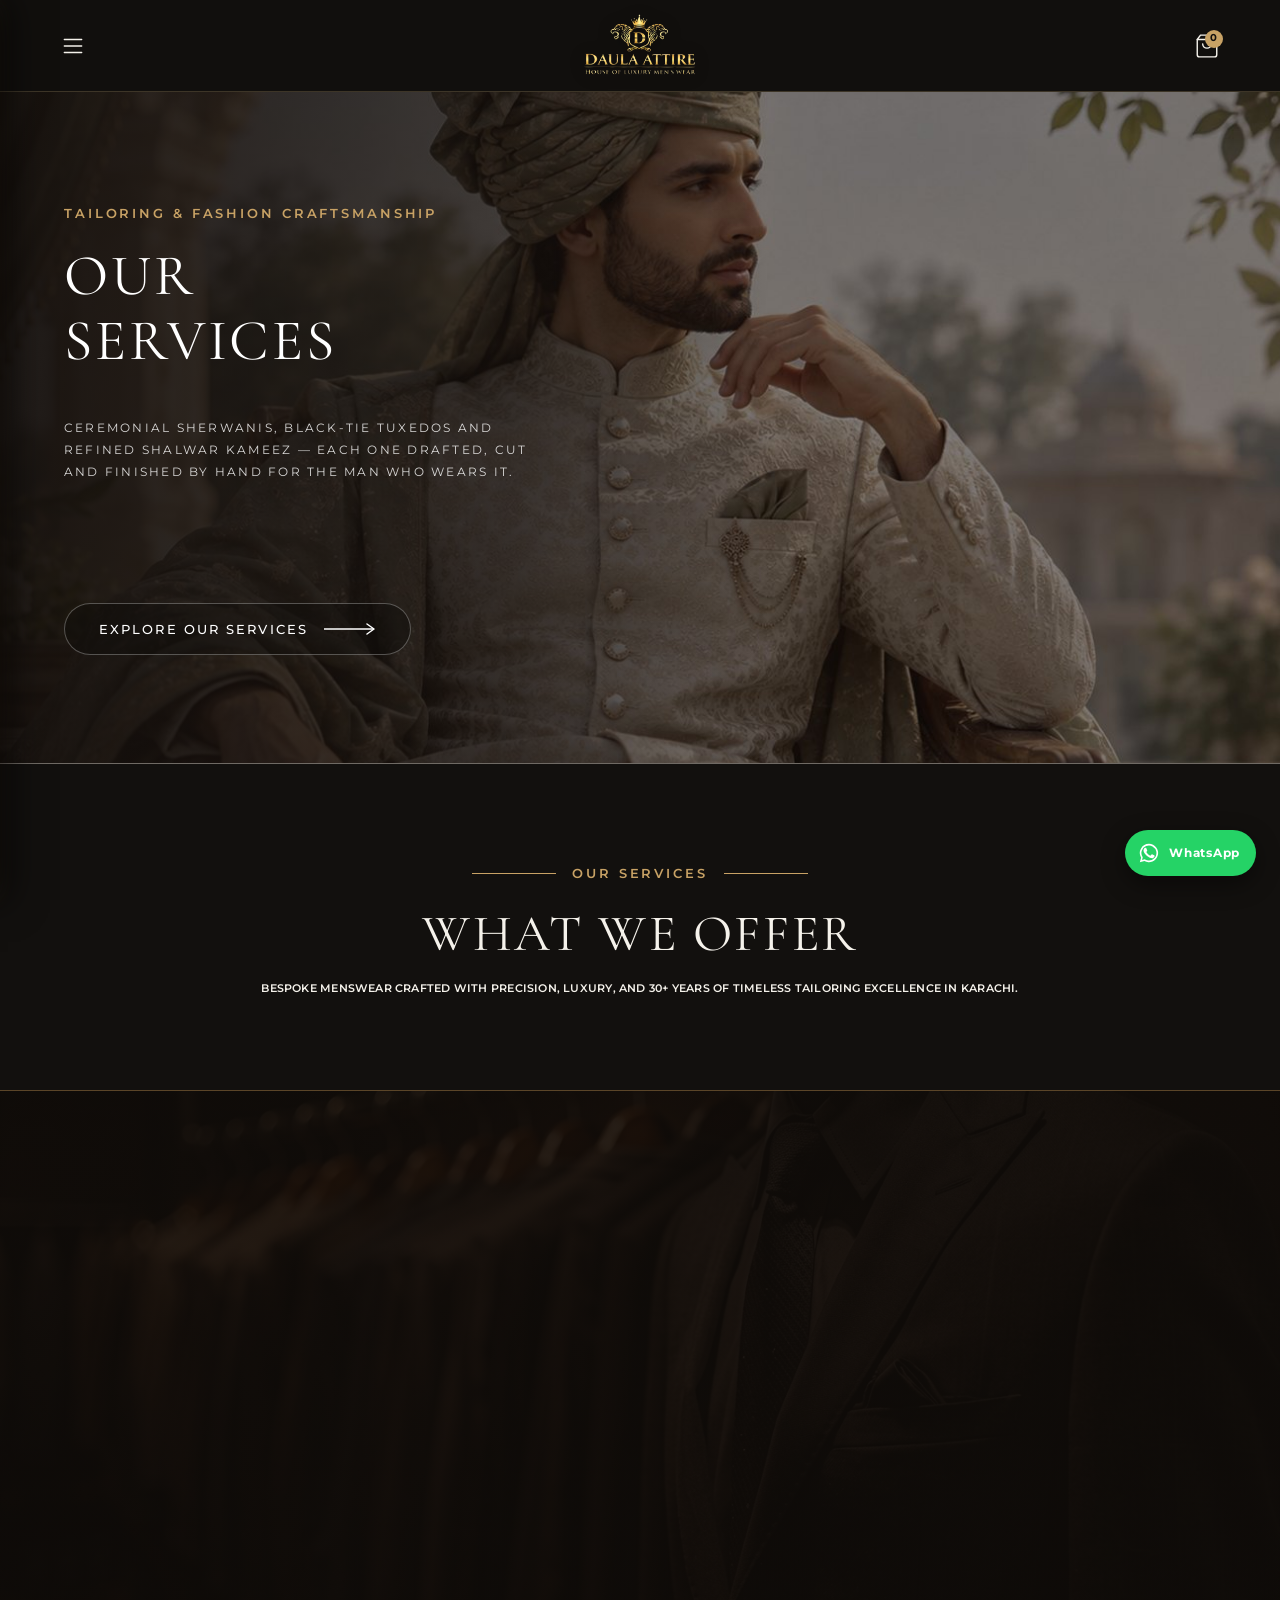
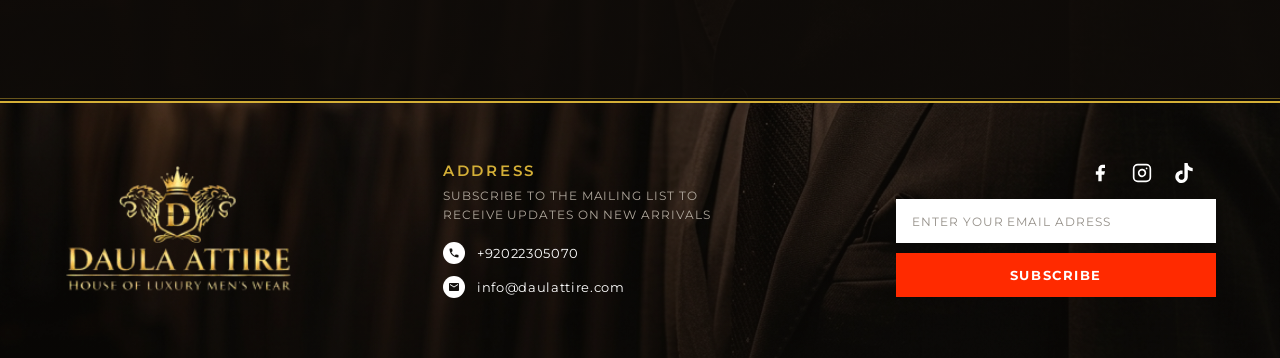
<file: services.html>
<!DOCTYPE html>
<html lang="en">
<head>
  <meta charset="UTF-8">
  <meta name="viewport" content="width=device-width, initial-scale=1.0">
  <title>Our Services | Daula Attire</title>
  <meta name="description" content="Bespoke sherwanis, tuxedos and shalwar kameez handcrafted in Karachi by Daula Attire.">
  <meta name="author" content="Daula Attire">
  <link rel="icon" href="assets/daula-logo.png" type="image/png">

  <!-- Google Fonts: Cormorant Garamond & Montserrat -->
  <link rel="preconnect" href="https://fonts.googleapis.com">
  <link rel="preconnect" href="https://fonts.gstatic.com" crossorigin>
  <link href="https://fonts.googleapis.com/css2?family=Cormorant+Garamond:ital,wght@0,400;0,500;0,600;1,400&family=Montserrat:wght@300;400;500;600;700&display=swap" rel="stylesheet">

  <link rel="stylesheet" href="style.css?v=20261104">
  <script src="script.js?v=20261104" defer></script>
</head>
<body>

  <!-- Navigation Drawer (Off-Canvas) -->
  <div class="drawer-overlay" id="drawer-overlay"></div>
  <aside class="drawer-panel" id="nav-drawer" aria-label="Navigation Menu">
    <!-- Drawer Header -->
    <div class="drawer-top">
      <button class="close-btn nav-close" id="nav-close-btn" aria-label="Close menu">
        <svg viewBox="0 0 24 24" width="20" height="20" fill="none" stroke="currentColor" stroke-width="1.8" stroke-linecap="round">
          <line x1="18" y1="6" x2="6" y2="18"></line>
          <line x1="6" y1="6" x2="18" y2="18"></line>
        </svg>
      </button>
      <a href="index.html" class="nav-logo" aria-label="Daula Attire Home">
        <img src="assets/daula-logo.png" alt="Daula Attire Crest">
      </a>
      <span class="nav-tagline">House of Luxury Men's Wear</span>
    </div>

    <div class="drawer-divider"></div>

    <!-- Navigation Links -->
    <nav class="nav-menu-wrapper">
      <ul class="nav-links">
        <li>
          <a href="index.html" class="nav-link-item" data-page="home">
            <span class="nav-icon">
              <svg viewBox="0 0 24 24" fill="none" stroke="currentColor" stroke-width="1.8" stroke-linecap="round" stroke-linejoin="round">
                <path d="m3 9 9-7 9 7v11a2 2 0 0 1-2 2H5a2 2 0 0 1-2-2z"></path>
                <polyline points="9 22 9 12 15 12 15 22"></polyline>
              </svg>
            </span>
            <span class="nav-label">Home</span>
            <span class="nav-arrow">
              <svg viewBox="0 0 24 24" width="14" height="14" fill="none" stroke="currentColor" stroke-width="2" stroke-linecap="round"><polyline points="9 18 15 12 9 6"/></svg>
            </span>
          </a>
        </li>
        <li>
          <a href="about.html" class="nav-link-item" data-page="about">
            <span class="nav-icon">
              <svg viewBox="0 0 24 24" fill="none" stroke="currentColor" stroke-width="1.8" stroke-linecap="round" stroke-linejoin="round">
                <circle cx="12" cy="7" r="4"></circle>
                <path d="M5.5 21a8.38 8.38 0 0 1 13 0"></path>
              </svg>
            </span>
            <span class="nav-label">About Us</span>
            <span class="nav-arrow">
              <svg viewBox="0 0 24 24" width="14" height="14" fill="none" stroke="currentColor" stroke-width="2" stroke-linecap="round"><polyline points="9 18 15 12 9 6"/></svg>
            </span>
          </a>
        </li>
        <li>
          <a href="services.html" class="nav-link-item" data-page="services">
            <span class="nav-icon">
              <svg viewBox="0 0 24 24" fill="none" stroke="currentColor" stroke-width="1.8" stroke-linecap="round" stroke-linejoin="round">
                <polygon points="12 2 2 7 12 12 22 7 12 2"></polygon>
                <polyline points="2 17 12 22 22 17"></polyline>
                <polyline points="2 12 12 17 22 12"></polyline>
              </svg>
            </span>
            <span class="nav-label">Services</span>
            <span class="nav-arrow">
              <svg viewBox="0 0 24 24" width="14" height="14" fill="none" stroke="currentColor" stroke-width="2" stroke-linecap="round"><polyline points="9 18 15 12 9 6"/></svg>
            </span>
          </a>
        </li>
        <li>
          <a href="category.html" class="nav-link-item" data-page="shop">
            <span class="nav-icon">
              <svg viewBox="0 0 24 24" fill="none" stroke="currentColor" stroke-width="1.8" stroke-linecap="round" stroke-linejoin="round">
                <path d="M6 2 3 6v14a2 2 0 0 0 2 2h14a2 2 0 0 0 2-2V6l-3-4Z"></path>
                <path d="M3 6h18"></path>
                <path d="M16 10a4 4 0 0 1-8 0"></path>
              </svg>
            </span>
            <span class="nav-label">Shop</span>
            <span class="nav-arrow">
              <svg viewBox="0 0 24 24" width="14" height="14" fill="none" stroke="currentColor" stroke-width="2" stroke-linecap="round"><polyline points="9 18 15 12 9 6"/></svg>
            </span>
          </a>
        </li>
        <li>
          <a href="contact.html" class="nav-link-item" data-page="contact">
            <span class="nav-icon">
              <svg viewBox="0 0 24 24" fill="none" stroke="currentColor" stroke-width="1.8" stroke-linecap="round" stroke-linejoin="round">
                <path d="M22 16.92v3a2 2 0 0 1-2.18 2 19.79 19.79 0 0 1-8.63-3.07 19.5 19.5 0 0 1-6-6 19.79 19.79 0 0 1-3.07-8.67A2 2 0 0 1 4.11 2h3a2 2 0 0 1 2 1.72 12.84 12.84 0 0 0 .7 2.81 2 2 0 0 1-.45 2.11L8.09 9.91a16 16 0 0 0 6 6l1.27-1.27a2 2 0 0 1 2.11-.45 12.84 12.84 0 0 0 2.81.7A2 2 0 0 1 22 16.92z"></path>
              </svg>
            </span>
            <span class="nav-label">Contact</span>
            <span class="nav-arrow">
              <svg viewBox="0 0 24 24" width="14" height="14" fill="none" stroke="currentColor" stroke-width="2" stroke-linecap="round"><polyline points="9 18 15 12 9 6"/></svg>
            </span>
          </a>
        </li>
      </ul>
    </nav>

    <!-- Consultation CTA -->
    <div class="drawer-action">
      <button type="button" class="btn btn-primary drawer-cta-btn open-consultation-btn" data-service="Bespoke Consultation">
        <span>Book Private Fitting</span>
        <svg viewBox="0 0 24 24" width="16" height="16" fill="none" stroke="currentColor" stroke-width="2" stroke-linecap="round"><polyline points="9 18 15 12 9 6"/></svg>
      </button>
    </div>

    <!-- Atelier Footer & Social -->
    <div class="drawer-footer">
      <div class="drawer-contact-info">
        <a href="tel:+92022305070" class="drawer-phone">
          <svg viewBox="0 0 24 24" width="14" height="14" fill="none" stroke="currentColor" stroke-width="2" stroke-linecap="round"><path d="M22 16.92v3a2 2 0 0 1-2.18 2 19.79 19.79 0 0 1-8.63-3.07 19.5 19.5 0 0 1-6-6 19.79 19.79 0 0 1-3.07-8.67A2 2 0 0 1 4.11 2h3a2 2 0 0 1 2 1.72 12.84 12.84 0 0 0 .7 2.81 2 2 0 0 1-.45 2.11L8.09 9.91a16 16 0 0 0 6 6l1.27-1.27a2 2 0 0 1 2.11-.45 12.84 12.84 0 0 0 2.81.7A2 2 0 0 1 22 16.92z"/></svg>
          <span>+92 022 305070</span>
        </a>
        <span class="drawer-hours">Karachi Atelier</span>
      </div>
      <div class="nav-social">
        <a href="https://www.facebook.com/share/1L7EDtUY76/" target="_blank" rel="noopener noreferrer" aria-label="Facebook">
          <svg viewBox="0 0 24 24" fill="currentColor"><path d="M18 2h-3a5 5 0 0 0-5 5v3H7v4h3v8h4v-8h3l1-4h-4V7a1 1 0 0 1 1-1h3z"/></svg>
        </a>
        <a href="https://www.instagram.com/daula_attire" target="_blank" rel="noopener noreferrer" aria-label="Instagram">
          <svg viewBox="0 0 24 24" fill="none" stroke="currentColor" stroke-width="2" stroke-linecap="round" stroke-linejoin="round"><rect width="20" height="20" x="2" y="2" rx="5" ry="5"/><path d="M16 11.37A4 4 0 1 1 12.63 8 4 4 0 0 1 16 11.37z"/><line x1="17.5" x2="17.51" y1="6.5" y2="6.5"/></svg>
        </a>
        <a href="https://www.tiktok.com/@daula.attire" target="_blank" rel="noopener noreferrer" aria-label="TikTok">
          <svg viewBox="0 0 24 24" fill="none" stroke="currentColor" stroke-width="1.8" stroke-linecap="round" stroke-linejoin="round"><path d="M14 3v11.5a3.5 3.5 0 1 1-3.5-3.5"/><path d="M14 3c.4 2.6 2.2 4.3 5 4.5"/></svg>
        </a>
        <a href="https://m.youtube.com/@daulaattireofficial" target="_blank" rel="noopener noreferrer" aria-label="YouTube">
          <svg viewBox="0 0 24 24" fill="currentColor" aria-hidden="true"><path d="M23.5 6.2a3 3 0 0 0-2.1-2.1C19.5 3.6 12 3.6 12 3.6s-7.5 0-9.4.5A3 3 0 0 0 .5 6.2 31 31 0 0 0 0 12a31 31 0 0 0 .5 5.8 3 3 0 0 0 2.1 2.1c1.9.5 9.4.5 9.4.5s7.5 0 9.4-.5a3 3 0 0 0 2.1-2.1A31 31 0 0 0 24 12a31 31 0 0 0-.5-5.8ZM9.6 15.6V8.4l6.3 3.6-6.3 3.6Z"/></svg>
        </a>
      </div>
    </div>
  </aside>


  <!-- Consultation / Booking Modal -->
  <div class="modal" id="appointment-modal" aria-hidden="true" role="dialog">
    <div class="modal-backdrop"></div>
    <div class="modal-content">
      <div class="modal-header">
        <h3>Book Consultation</h3>
        <button class="close-btn" id="modal-close-btn" aria-label="Close dialog">&times;</button>
      </div>
      <form class="modal-form" id="appointment-form">
        <div class="form-group">
          <label for="client-name">Full Name</label>
          <input type="text" id="client-name" placeholder="Sir / Madam" required>
        </div>
        <div class="form-group">
          <label for="client-phone">Phone / WhatsApp</label>
          <input type="tel" id="client-phone" placeholder="+92 300 1234567" required>
        </div>
        <div class="form-group">
          <label for="garment-type">Garment of Interest</label>
          <select id="garment-type">
            <option value="3-Piece Bespoke Suit">3-Piece Bespoke Suit</option>
            <option value="Ceremonial Sherwani">Ceremonial Sherwani</option>
            <option value="Luxury Shalwar Kameez">Luxury Shalwar Kameez</option>
            <option value="Black Tie Tuxedo">Black Tie Tuxedo</option>
            <option value="Prince Coat & Waistcoat">Prince Coat & Waistcoat</option>
            <option value="Full Wedding Trousseau">Full Wedding Trousseau</option>
          </select>
        </div>
        <div class="form-group">
          <label for="appointment-date">Preferred Date</label>
          <input type="date" id="appointment-date" required>
        </div>
        <div class="form-group">
          <label for="client-notes">Special Requests / Fitting Notes</label>
          <textarea id="client-notes" rows="3" placeholder="Tell our master tailors about your style preferences, event date, or fabric choices..."></textarea>
        </div>
        <button type="submit" class="btn btn-primary" style="width: 100%; margin-top: 8px;">Request Private Fitting</button>
      </form>
    </div>
  </div>

  <main>
    <!-- Site Header -->
    <header class="site-header">
      <button class="icon-button" id="menu-btn" aria-label="Open menu">
        <svg viewBox="0 0 24 24" fill="none" stroke="currentColor" stroke-linecap="round" stroke-linejoin="round">
          <line x1="4" x2="20" y1="12" y2="12"/><line x1="4" x2="20" y1="6" y2="6"/><line x1="4" x2="20" y1="18" y2="18"/>
        </svg>
      </button>

      <a href="index.html" class="brand-lockup" aria-label="Daula Attire">
        <img src="assets/daula-logo.png" alt="Daula Attire - House of Luxury Men's Wear" class="brand-logo-img">
      </a>

      <a href="cart.html" class="icon-button" id="bag-btn" aria-label="View your cart">
        <svg viewBox="0 0 24 24" fill="none" stroke="currentColor" stroke-linecap="round" stroke-linejoin="round">
          <path d="M6 2 3 6v14a2 2 0 0 0 2 2h14a2 2 0 0 0 2-2V6l-3-4Z"/><path d="M3 6h18"/><path d="M16 10a4 4 0 0 1-8 0"/>
        </svg>
        <span class="badge">0</span>
      </a>
    </header>

    <!-- Page Hero -->
    <section class="page-hero page-hero-wide" style="--hero-img: url('assets/pages/services-hero.jpg');">
      <div class="page-hero-content reveal">
        <p class="eyebrow">Tailoring &amp; Fashion Craftsmanship</p>
        <h1>Our<br>Services</h1>
        <p class="hero-copy">Ceremonial sherwanis, black-tie tuxedos and refined shalwar kameez — each one drafted, cut and finished by hand for the man who wears it.</p>
        <a href="#what-we-offer" class="hero-cta">
          <span>Explore Our Services</span>
          <svg width="52" height="12" viewBox="0 0 52 12" fill="none" stroke="currentColor" stroke-width="1.5" stroke-linecap="round" stroke-linejoin="round">
            <line x1="0" y1="6" x2="49" y2="6"/>
            <polyline points="43 1 50 6 43 11"/>
          </svg>
        </a>
      </div>
    </section>

    <!-- What We Offer -->
    <section id="what-we-offer" class="section-shell offer-section">
      <div class="section-heading reveal">
        <p class="eyebrow eyebrow-flanked">Our Services</p>
        <h2>What We Offer</h2>
        <p class="offer-lede">Bespoke menswear crafted with precision, luxury, and 30+ years of timeless tailoring excellence in Karachi.</p>
      </div>

    </section>

    <!-- Elegance Band -->
    <section class="gold-rule elegance-band" style="background-image: linear-gradient(rgba(16, 12, 9, 0.9), rgba(16, 12, 9, 0.86)), url('assets/footer-bg.jpg');">
      <div class="elegance-grid">
        <div class="arch-frame reveal-left">
          <img src="assets/pages/services-mannequin.jpg" alt="Embroidered gold sherwani on a tailor's mannequin" loading="lazy">
        </div>
        <div class="elegance-copy reveal-scale">
          <p class="eyebrow">Premium Menswear Services</p>
          <h2>Elegance for<br>Every Occasion</h2>
          <p>From the nikkah to the boardroom, we create garments that suit the moment. Choose your cloth, embroidery and finish, and our tailors will bring it together with a fit made only for you.</p>
          <button class="btn btn-gold-outline btn-square open-consultation-btn" data-service="Full Wedding Trousseau">Book an Appointment</button>
        </div>
        <ul class="feature-list reveal-right">
          <li>
            <svg viewBox="0 0 24 24" fill="none" stroke="currentColor" stroke-width="1.3" stroke-linejoin="round"><path d="M6 3h12l4 6-10 13L2 9Z"/><path d="M11 3 8 9l4 13 4-13-3-6"/><path d="M2 9h20"/></svg>
            <span>Premium<br>Fabrics</span>
          </li>
          <li>
            <svg viewBox="0 0 24 24" fill="none" stroke="currentColor" stroke-width="1.3" stroke-linecap="round" stroke-linejoin="round"><circle cx="12" cy="12" r="10"/><circle cx="12" cy="9" r="3"/><path d="M6.5 18.5a6 6 0 0 1 11 0"/></svg>
            <span>Experts<br>Tailor</span>
          </li>
          <li>
            <svg viewBox="0 0 24 24" fill="none" stroke="currentColor" stroke-width="1.3" stroke-linecap="round" stroke-linejoin="round"><path d="m12 2 2.2 4.6 5 .7-3.6 3.5.9 5L12 13.4 7.5 15.8l.9-5L4.8 7.3l5-.7Z"/><path d="M3 21h4l3-2h5"/></svg>
            <span>Perfect<br>Fit</span>
          </li>
          <li>
            <svg viewBox="0 0 24 24" fill="none" stroke="currentColor" stroke-width="1.3" stroke-linecap="round" stroke-linejoin="round"><circle cx="12" cy="12" r="10"/><path d="M12 6v6l4 2"/></svg>
            <span>Timeless<br>Style</span>
          </li>
        </ul>
      </div>
    </section>

    <!-- Site Footer -->
    <footer id="contact" style="background-image: linear-gradient(rgba(14, 11, 8, 0.48), rgba(14, 11, 8, 0.58)), url('assets/footer-bg.jpg');">
      <div class="footer-brand">
        <img src="assets/daula-logo.png" alt="Daula Attire - House of Luxury Men's Wear" class="footer-crest-logo">
      </div>

      <div class="footer-middle">
        <h3 class="footer-heading">ADDRESS</h3>
        <p class="footer-subtext">SUBSCRIBE TO THE MAILING LIST TO<br>RECEIVE UPDATES ON NEW ARRIVALS</p>
        <div class="footer-contact-list">
          <a href="tel:+92022305070" class="footer-contact-item">
            <span class="circle-icon">
              <svg viewBox="0 0 24 24" width="12" height="12" fill="currentColor">
                <path d="M20.01 15.38c-1.23 0-2.42-.2-3.53-.56a.977.977 0 0 0-1.01.24l-2.2 2.2a15.045 15.045 0 0 1-6.59-6.59l2.2-2.21a.96.96 0 0 0 .25-1A11.36 11.36 0 0 1 8.5 3.99c0-.55-.45-1-1-1H4c-.55 0-1 .45-1 1 0 9.39 7.61 17 17 17 .55 0 1-.45 1-1v-3.5c0-.55-.45-1-.99-1.11z"/>
              </svg>
            </span>
            <span>+92022305070</span>
          </a>
          <a href="mailto:info@daulattire.com" class="footer-contact-item">
            <span class="circle-icon">
              <svg viewBox="0 0 24 24" width="12" height="12" fill="currentColor">
                <path d="M20 4H4c-1.1 0-1.99.9-1.99 2L2 18c0 1.1.9 2 2 2h16c1.1 0 2-.9 2-2V6c0-1.1-.9-2-2-2zm0 4l-8 5-8-5V6l8 5 8-5v2z"/>
              </svg>
            </span>
            <span>info@daulattire.com</span>
          </a>
        </div>
      </div>

      <div class="footer-right">
        <div class="footer-social-row">
          <a href="https://www.facebook.com/share/1L7EDtUY76/" target="_blank" rel="noopener noreferrer" aria-label="Facebook">
            <svg viewBox="0 0 24 24" width="20" height="20" fill="currentColor">
              <path d="M18 2h-3a5 5 0 0 0-5 5v3H7v4h3v8h4v-8h3l1-4h-4V7a1 1 0 0 1 1-1h3z"/>
            </svg>
          </a>
          <a href="https://www.instagram.com/daula_attire" target="_blank" rel="noopener noreferrer" aria-label="Instagram">
            <svg viewBox="0 0 24 24" width="20" height="20" fill="none" stroke="currentColor" stroke-width="2" stroke-linecap="round" stroke-linejoin="round">
              <rect width="20" height="20" x="2" y="2" rx="5" ry="5"/>
              <path d="M16 11.37A4 4 0 1 1 12.63 8 4 4 0 0 1 16 11.37z"/>
              <line x1="17.5" x2="17.51" y1="6.5" y2="6.5"/>
            </svg>
          </a>
          <a href="https://www.tiktok.com/@daula.attire" target="_blank" rel="noopener noreferrer" aria-label="TikTok">
            <svg viewBox="0 0 24 24" width="20" height="20" fill="currentColor">
              <path d="M12.525.02c1.31-.02 2.61-.01 3.91-.02.08 1.53.63 3.09 1.75 4.17 1.12 1.11 2.7 1.62 4.24 1.79v4.03c-1.44-.05-2.89-.35-4.2-.97-.57-.26-1.1-.59-1.62-.93-.01 2.92.01 5.84-.02 8.75-.08 1.4-.54 2.79-1.35 3.94-1.31 1.92-3.58 3.17-5.91 3.21-1.43.08-2.86-.31-4.08-1.03-2.02-1.19-3.44-3.37-3.65-5.71-.02-.5-.03-1-.01-1.49.18-1.9 1.12-3.72 2.58-4.96 1.66-1.44 3.98-2.13 6.15-1.72.02 1.48-.04 2.96-.04 4.44-.99-.32-2.15-.23-3.02.37-.63.41-1.11 1.04-1.36 1.75-.21.51-.24 1.07-.14 1.61.24 1.64 1.82 3.02 3.5 2.87 1.12-.01 2.19-.66 2.77-1.61.19-.33.4-.67.41-1.06.1-1.79.06-3.57.07-5.36.01-4.03-.01-8.05.02-12.07z"/>
            </svg>
          </a>
        <a href="https://m.youtube.com/@daulaattireofficial" target="_blank" rel="noopener noreferrer" aria-label="YouTube">
          <svg viewBox="0 0 24 24" fill="currentColor" aria-hidden="true"><path d="M23.5 6.2a3 3 0 0 0-2.1-2.1C19.5 3.6 12 3.6 12 3.6s-7.5 0-9.4.5A3 3 0 0 0 .5 6.2 31 31 0 0 0 0 12a31 31 0 0 0 .5 5.8 3 3 0 0 0 2.1 2.1c1.9.5 9.4.5 9.4.5s7.5 0 9.4-.5a3 3 0 0 0 2.1-2.1A31 31 0 0 0 24 12a31 31 0 0 0-.5-5.8ZM9.6 15.6V8.4l6.3 3.6-6.3 3.6Z"/></svg>
        </a>
        </div>
        <form class="footer-form" id="subscribe-form">
          <input type="email" id="email" placeholder="ENTER YOUR EMAIL ADRESS" required>
          <button type="submit" class="btn-subscribe">SUBSCRIBE</button>
        </form>
      </div>
    </footer>
  </main>

  <!-- Toast Notification Popup -->
  <div class="toast" id="toast" role="status" aria-live="polite"></div>

</body>
</html>
</file>
<file: style.css>
/* ==========================================================================
   DAULA ATTIRE - LUXURY BESPOKE MEN'S WEAR
   Pure Vanilla CSS
   ========================================================================== */

:root {
  --font-serif: "Cormorant Garamond", Georgia, "Times New Roman", serif;
  --font-sans: "Montserrat", -apple-system, BlinkMacSystemFont, "Segoe UI", Roboto, sans-serif;

  /* Editorial Color Palette */
  --bg: #12100e;
  --bg-elevated: #1a1714;
  --bg-card: #201c18;
  --bg-input: #28231e;
  --text: #f5f2eb;
  --text-muted: #a39c90;
  --primary: #c8a265;
  --primary-hover: #dfbc7e;
  --primary-fg: #12100e;
  --border: #3d3527;
  --border-light: rgba(200, 162, 101, 0.22);
  --ring: #c8a265;

  /* Overlays */
  --hero-overlay: rgba(14, 12, 10, 0.82);
  --image-overlay: rgba(12, 10, 8, 0.72);
  --footer-overlay: rgba(10, 8, 7, 0.88);

  --radius-sm: 2px;
  --radius-md: 4px;
  --radius-lg: 8px;
  --transition: all 0.3s cubic-bezier(0.16, 1, 0.3, 1);
}

/* Base & Reset */
*, *::before, *::after {
  box-sizing: border-box;
  margin: 0;
  padding: 0;
  border-color: var(--border);
}

html {
  scroll-behavior: smooth;
  color-scheme: dark;
}

body {
  background-color: var(--bg);
  color: var(--text);
  font-family: var(--font-sans);
  line-height: 1.6;
  -webkit-font-smoothing: antialiased;
  -moz-osx-font-smoothing: grayscale;
  overflow-x: hidden;
}

[hidden] {
  display: none !important;
}

::selection {
  background: var(--primary);
  color: var(--primary-fg);
}

img {
  display: block;
  max-width: 100%;
  height: auto;
}

a {
  color: inherit;
  text-decoration: none;
  transition: var(--transition);
}

button {
  font-family: inherit;
  cursor: pointer;
  border: none;
  background: none;
  transition: var(--transition);
}

input, select, textarea {
  font-family: inherit;
}

h1, h2, h3, h4, h5, h6 {
  font-family: var(--font-serif);
  font-weight: 400;
  text-transform: uppercase;
  letter-spacing: 0.05em;
  line-height: 1.1;
}

/* Typography Helpers */
.eyebrow {
  margin-bottom: 20px;
  color: var(--primary);
  text-transform: uppercase;
  font-size: 0.82rem;
  letter-spacing: 0.22em;
  font-weight: 500;
  display: inline-block;
}

/* Common Buttons */
.btn {
  display: inline-flex;
  align-items: center;
  justify-content: center;
  gap: 10px;
  padding: 14px 32px;
  font-size: 0.82rem;
  font-weight: 500;
  text-transform: uppercase;
  letter-spacing: 0.14em;
  border-radius: var(--radius-sm);
  transition: var(--transition);
  cursor: pointer;
}

.btn-primary {
  position: relative;
  overflow: hidden;
  background: var(--primary);
  color: var(--primary-fg);
  border: 1px solid var(--primary);
  z-index: 1;
}

.btn-primary::after {
  content: "";
  position: absolute;
  top: -50%;
  left: -80%;
  width: 50%;
  height: 200%;
  background: linear-gradient(
    90deg,
    transparent 0%,
    rgba(255, 255, 255, 0.28) 50%,
    transparent 100%
  );
  transform: rotate(25deg);
  pointer-events: none;
  transition: left 0.75s ease;
  z-index: 2;
}

.btn-primary:hover::after {
  left: 150%;
}

.btn-primary:hover {
  background: var(--primary-hover);
  border-color: var(--primary-hover);
  transform: translateY(-3px) scale(1.01);
  box-shadow: 0 10px 28px rgba(200, 162, 101, 0.35);
}

.btn-primary:active {
  transform: translateY(0) scale(0.98);
}

.btn-outline {
  background: transparent;
  color: var(--text);
  border: 1px solid rgba(245, 242, 235, 0.4);
  border-radius: 999px;
}

.btn-outline:hover {
  background: var(--primary);
  color: var(--primary-fg);
  border-color: var(--primary);
  transform: translateY(-2px);
}

.btn-outline svg {
  transition: transform 0.25s ease;
}

.btn-outline:hover svg {
  transform: translateX(4px);
}

/* Common Layout Containers */
.section-shell {
  width: min(1200px, calc(100% - 48px));
  margin-inline: auto;
  padding-block: 92px;
}

.border-band {
  border-block: 1px solid var(--border);
}

/* Site Header */
.site-header {
  position: sticky;
  top: 0;
  z-index: 100;
  height: 92px;
  display: grid;
  grid-template-columns: 1fr auto 1fr;
  align-items: center;
  padding: 0 clamp(20px, 4vw, 64px);
  border-bottom: 1px solid var(--border);
  background: rgba(18, 16, 14, 0.95);
  backdrop-filter: blur(12px);
  transition: background 0.3s ease;
}

.icon-button {
  width: 44px;
  height: 44px;
  display: grid;
  place-items: center;
  color: var(--text);
  border-radius: var(--radius-sm);
  position: relative;
}

.category-view-more {
  display: flex;
  align-items: center;
  gap: 7px;
  width: min(100%, 962px);
  justify-content: flex-end;
  margin: 22px auto 0;
  color: var(--primary);
  font-size: 0.72rem;
  font-weight: 600;
  letter-spacing: 0.12em;
  text-decoration: none;
  text-transform: uppercase;
  transition: color 0.2s ease, gap 0.2s ease;
}

.category-view-more:hover {
  color: #ffffff;
  gap: 11px;
}

.category-view-more span {
  font-size: 1.05rem;
  line-height: 1;
}

.icon-button:hover {
  color: var(--primary);
}

.icon-button:last-child {
  justify-self: end;
}

.icon-button svg {
  width: 26px;
  height: 26px;
  stroke-width: 1.3;
}

.badge {
  position: absolute;
  top: 6px;
  right: 6px;
  background: var(--primary);
  color: var(--primary-fg);
  font-size: 0.65rem;
  font-weight: 700;
  width: 18px;
  height: 18px;
  border-radius: 50%;
  display: grid;
  place-items: center;
}

/* Brand Lockup */
.brand-lockup {
  display: flex;
  align-items: center;
  justify-content: center;
  text-decoration: none;
}

.brand-logo-img {
  height: 64px;
  width: auto;
  max-width: 190px;
  object-fit: contain;
  filter: drop-shadow(0 2px 8px rgba(0, 0, 0, 0.45));
  transition: transform 0.25s cubic-bezier(0.16, 1, 0.3, 1), opacity 0.25s ease;
}

.brand-lockup:hover .brand-logo-img {
  transform: scale(1.03);
  opacity: 0.95;
}

.brand-lockup strong {
  font-size: clamp(1.25rem, 2.5vw, 1.85rem);
  line-height: 0.95;
  font-weight: 600;
  letter-spacing: 0.12em;
}

.brand-lockup span {
  font-size: 0.55rem;
  margin-top: 7px;
  font-family: var(--font-sans);
  letter-spacing: 0.22em;
  color: var(--text-muted);
}

/* Hero Section */
.hero {
  min-height: 720px;
  display: flex;
  align-items: center;
  justify-content: center;
  padding: 64px max(6vw, 28px);
  background-size: cover;
  background-position: center;
  border-bottom: 1px solid var(--border);
  position: relative;
  z-index: 0;
  background-repeat: no-repeat;
  overflow: hidden;
}

.hero::before {
  content: "";
  position: absolute;
  inset: 0;
  background: rgba(8, 7, 6, 0.58);
  z-index: 0;
}

.hero-video {
  position: absolute;
  inset: 0;
  width: 100%;
  height: 100%;
  object-fit: cover;
  object-position: center;
  z-index: 0;
}

.hero-content {
  max-width: 680px;
  z-index: 2;
  text-align: center;
}

.hero-content .eyebrow,
.page-hero-content .eyebrow {
  animation: heroEyebrowIn 0.9s cubic-bezier(0.16, 1, 0.3, 1) both;
}

.hero-content h1,
.page-hero-content h1 {
  animation: heroTitleIn 1.1s cubic-bezier(0.16, 1, 0.3, 1) 0.12s both;
}

.hero-content .hero-copy,
.page-hero-content .hero-copy {
  animation: heroCopyIn 1.1s cubic-bezier(0.16, 1, 0.3, 1) 0.24s both;
}

.hero-content .hero-cta,
.page-hero-content .hero-cta {
  animation: heroCtaIn 1.1s cubic-bezier(0.16, 1, 0.3, 1) 0.38s both;
}

.hero .eyebrow {
  margin-bottom: 22px;
  color: #e5a93c;
  text-transform: uppercase;
  font-size: 0.92rem;
  letter-spacing: 0.22em;
  font-weight: 700;
  display: inline-block;
}

.hero h1 {
  max-width: 660px;
  margin: 0 auto 28px;
  font-size: clamp(2.6rem, 5.2vw, 4.6rem);
  line-height: 1.12;
  letter-spacing: 0.04em;
  color: #ffffff;
  font-weight: 400;
}

.hero-copy {
  max-width: 520px;
  margin: 0 auto 46px;
  color: rgba(255, 255, 255, 0.82);
  line-height: 2;
  font-size: 0.8rem;
  text-transform: uppercase;
  letter-spacing: 0.15em;
  font-weight: 400;
}

.hero-cta {
  position: relative;
  overflow: hidden;
  height: 52px;
  padding: 0 34px;
  border-radius: 999px;
  background: rgba(14, 12, 10, 0.45);
  border: 1px solid rgba(255, 255, 255, 0.28);
  color: #ffffff;
  font-size: 0.82rem;
  font-weight: 500;
  letter-spacing: 0.16em;
  text-transform: uppercase;
  display: inline-flex;
  align-items: center;
  gap: 16px;
  backdrop-filter: blur(6px);
  transition: transform 0.4s cubic-bezier(0.16, 1, 0.3, 1),
              background 0.3s ease,
              border-color 0.3s ease,
              color 0.3s ease,
              box-shadow 0.4s ease;
  z-index: 1;
}

.hero-cta::after {
  content: "";
  position: absolute;
  top: -50%;
  left: -80%;
  width: 50%;
  height: 200%;
  background: linear-gradient(
    90deg,
    transparent 0%,
    rgba(229, 169, 60, 0.35) 50%,
    transparent 100%
  );
  transform: rotate(25deg);
  pointer-events: none;
  transition: left 0.75s ease;
  z-index: 2;
}

.hero-cta:hover::after {
  left: 150%;
}

.hero-cta:hover {
  background: rgba(229, 169, 60, 0.2);
  border-color: #e5a93c;
  color: #e5a93c;
  transform: translateY(-3px) scale(1.02);
  box-shadow: 0 10px 30px rgba(229, 169, 60, 0.25);
}

.hero-cta:active {
  transform: translateY(0) scale(0.98);
}

.hero-cta svg {
  transition: transform 0.35s cubic-bezier(0.16, 1, 0.3, 1);
}

.hero-cta:hover svg {
  transform: translateX(8px);
}

@keyframes heroEyebrowIn {
  from {
    opacity: 0;
    transform: translateY(-16px);
    letter-spacing: 0.32em;
  }
  to {
    opacity: 1;
    transform: translateY(0);
    letter-spacing: 0.22em;
  }
}

@keyframes heroTitleIn {
  from {
    opacity: 0;
    transform: translateY(34px);
    filter: blur(8px);
  }
  to {
    opacity: 1;
    transform: translateY(0);
    filter: blur(0);
  }
}

@keyframes heroCopyIn {
  from {
    opacity: 0;
    transform: translateY(24px);
    filter: blur(5px);
  }
  to {
    opacity: 1;
    transform: translateY(0);
    filter: blur(0);
  }
}

@keyframes heroCtaIn {
  from {
    opacity: 0;
    transform: translateY(22px) scale(0.95);
  }
  to {
    opacity: 1;
    transform: translateY(0) scale(1);
  }
}

/* Intro Section */
.intro-grid {
  display: grid;
  grid-template-columns: 0.95fr 1.35fr;
  gap: 64px;
  align-items: center;
}

.section-copy h2 {
  margin-bottom: 24px;
  font-size: clamp(2.25rem, 4.5vw, 4rem);
  line-height: 1.05;
}

.section-copy h2 span {
  color: var(--primary);
}

.section-copy > p:not(.eyebrow) {
  max-width: 540px;
  margin-bottom: 25px;
  color: var(--text-muted);
  font-size: 0.85rem;
  line-height: 2;
  text-transform: uppercase;
  letter-spacing: 0.05em;
}

.intro-images {
  display: grid;
  grid-template-columns: 1.25fr 1fr;
  gap: 20px;
  align-items: center;
}

.intro-images img {
  width: 100%;
  object-fit: cover;
  border-radius: var(--radius-sm);
  border: 1px solid var(--border);
}

.intro-images img:first-child {
  height: 400px;
  filter: grayscale(1) contrast(1.1);
}

.intro-images img:last-child {
  height: 520px;
}

/* Craft Section */
.craft-grid {
  display: grid;
  grid-template-columns: 1.15fr 1fr;
  gap: 72px;
  align-items: center;
}

.craft-grid > img {
  width: 100%;
  height: 490px;
  object-fit: cover;
  border-radius: var(--radius-sm);
  border: 1px solid var(--border);
}

/* Vision Section */
.vision-grid {
  display: grid;
  grid-template-columns: 1fr 1fr;
  gap: 90px;
  min-height: 740px;
  align-items: center;
}

.portrait-cluster {
  position: relative;
  min-height: 600px;
}

.portrait-cluster img {
  position: absolute;
  object-fit: cover;
  border-radius: 50%;
  border: 2px solid var(--border-light);
  box-shadow: 0 16px 40px rgba(0, 0, 0, 0.6);
}

.portrait-main {
  width: 450px;
  height: 450px;
  top: 0;
  right: 8%;
  animation: luxuryFloat 8s ease-in-out infinite alternate;
  will-change: transform;
}

.portrait-small {
  width: 310px;
  height: 310px;
  right: 0;
  bottom: 0;
  border: 3px solid var(--primary) !important;
  animation: luxuryFloatReverse 7s ease-in-out infinite alternate;
  will-change: transform;
}

@keyframes luxuryFloat {
  0% {
    transform: translateY(0) rotate(0deg);
  }
  50% {
    transform: translateY(-14px) rotate(0.8deg);
  }
  100% {
    transform: translateY(0) rotate(0deg);
  }
}

@keyframes luxuryFloatReverse {
  0% {
    transform: translateY(0) rotate(0deg);
  }
  50% {
    transform: translateY(14px) rotate(-0.8deg);
  }
  100% {
    transform: translateY(0) rotate(0deg);
  }
}

/* Services Section */
.services-section {
  padding: 86px max(3vw, 24px);
  background: var(--bg-elevated);
  border-block: 1px solid var(--border);
}

.section-heading {
  text-align: center;
}

.section-heading .eyebrow {
  margin-bottom: 12px;
}

.section-heading h2 {
  font-size: clamp(2.25rem, 4.5vw, 4rem);
}

.service-grid {
  max-width: 1400px;
  margin: 48px auto 0;
  display: grid;
  grid-template-columns: repeat(4, 1fr);
  gap: 18px;
}

/* Cards are links to their category page (built from the catalog by script.js) */
a.service-card {
  display: block;
  color: inherit;
}

.service-card {
  position: relative;
  min-height: 410px;
  overflow: hidden;
  border-radius: var(--radius-lg);
  border: 1px solid var(--border);
  background: var(--bg-card);
  cursor: pointer;
  transition: transform 0.5s cubic-bezier(0.16, 1, 0.3, 1),
              border-color 0.4s ease,
              box-shadow 0.5s cubic-bezier(0.16, 1, 0.3, 1),
              opacity 0.4s ease,
              filter 0.4s ease;
  will-change: transform, box-shadow, opacity;
}

.service-card:hover {
  transform: translateY(-8px);
  border-color: rgba(200, 162, 101, 0.65);
  box-shadow: 0 20px 48px rgba(0, 0, 0, 0.75), 0 0 32px rgba(200, 162, 101, 0.22);
}

.service-card img {
  width: 100%;
  height: 100%;
  object-fit: cover;
  transition: transform 0.7s cubic-bezier(0.16, 1, 0.3, 1), filter 0.6s ease;
  will-change: transform;
}

.service-card:hover img {
  transform: scale(1.08);
  filter: brightness(1.06);
}

.service-card div {
  position: absolute;
  inset: auto 0 0;
  min-height: 80px;
  display: flex;
  flex-direction: column;
  align-items: center;
  justify-content: center;
  padding: 16px;
  background: linear-gradient(to top, rgba(18, 16, 14, 0.95), rgba(18, 16, 14, 0.7) 70%, transparent);
  border-top: 1px solid rgba(200, 162, 101, 0.15);
  transition: background 0.35s ease;
}

.service-card:hover div {
  background: linear-gradient(to top, rgba(18, 16, 14, 0.98), rgba(200, 162, 101, 0.28) 100%);
}

.service-card span {
  font-family: var(--font-serif);
  text-align: center;
  text-transform: uppercase;
  font-size: 1.45rem;
  letter-spacing: 0.06em;
  color: var(--text);
  transition: color 0.35s ease, text-shadow 0.35s ease, transform 0.35s ease;
}

.service-card:hover span {
  color: #e5a93c;
  text-shadow: 0 2px 14px rgba(229, 169, 60, 0.4);
  transform: translateY(-2px);
}

.service-card div::after {
  content: "Discover Bespoke";
  display: block;
  font-family: var(--font-sans);
  font-size: 0.65rem;
  font-weight: 600;
  letter-spacing: 0.2em;
  text-transform: uppercase;
  color: #c8a265;
  opacity: 0;
  max-height: 0;
  transform: translateY(6px);
  transition: opacity 0.35s ease, transform 0.35s cubic-bezier(0.16, 1, 0.3, 1), max-height 0.35s ease, margin-top 0.35s ease;
  overflow: hidden;
}

.service-card:hover div::after {
  opacity: 1;
  max-height: 24px;
  transform: translateY(0);
  margin-top: 6px;
}

/* Promise Band */
.promise-band {
  padding: 92px max(4vw, 24px);
  background-size: cover;
  background-position: center;
  border-bottom: 1px solid var(--border);
  position: relative;
}

.promise-grid {
  max-width: 1240px;
  margin: auto;
  display: grid;
  grid-template-columns: repeat(4, 1fr);
  gap: 40px;
}

.promise-grid article {
  text-align: center;
  padding: 24px 16px;
  border-radius: var(--radius-md);
  border: 1px solid transparent;
  transition: transform 0.4s cubic-bezier(0.16, 1, 0.3, 1),
              background 0.4s ease,
              border-color 0.4s ease,
              box-shadow 0.4s ease;
  will-change: transform;
}

.promise-grid article:hover {
  transform: translateY(-8px);
  background: rgba(200, 162, 101, 0.05);
  border-color: rgba(200, 162, 101, 0.25);
  box-shadow: 0 16px 36px rgba(0, 0, 0, 0.55);
}

.promise-grid svg {
  width: 54px;
  height: 54px;
  margin: 0 auto 24px;
  stroke: var(--primary);
  stroke-width: 1.25;
  transition: transform 0.45s cubic-bezier(0.16, 1, 0.3, 1), filter 0.4s ease;
}

.promise-grid article:hover svg {
  transform: scale(1.14) rotate(4deg);
  filter: drop-shadow(0 4px 14px rgba(200, 162, 101, 0.45));
}

.promise-grid h3 {
  min-height: 64px;
  margin-bottom: 16px;
  font-size: 1.85rem;
  line-height: 1.1;
  color: var(--text);
}

.promise-grid p {
  color: var(--text-muted);
  font-size: 0.72rem;
  line-height: 1.8;
  text-transform: uppercase;
  letter-spacing: 0.06em;
}

/* Studio Karachi Section */
.studio-section {
  display: grid;
  grid-template-columns: 0.85fr 1.25fr 0.85fr;
  gap: 36px;
  align-items: center;
}

.studio-section > img {
  width: 100%;
  height: 520px;
  object-fit: cover;
  border-radius: 28px;
  border: 1px solid var(--border);
  box-shadow: 0 16px 40px rgba(0, 0, 0, 0.5);
  display: block;
  transition: transform 0.5s cubic-bezier(0.16, 1, 0.3, 1),
              border-color 0.4s ease,
              box-shadow 0.5s ease;
  will-change: transform;
}

.studio-section > img:hover {
  transform: translateY(-6px) scale(1.01);
  border-color: rgba(200, 162, 101, 0.5);
  box-shadow: 0 24px 50px rgba(0, 0, 0, 0.7), 0 0 24px rgba(200, 162, 101, 0.2);
}

.studio-center {
  display: flex;
  flex-direction: column;
  align-items: center;
  text-align: center;
}

.studio-center h2 {
  margin-bottom: 28px;
  text-align: center;
  font-size: clamp(2rem, 3.6vw, 3.4rem);
  line-height: 1.1;
  color: #ffffff;
  font-family: var(--font-serif);
  font-weight: 400;
  letter-spacing: 0.06em;
}

.studio-map-wrapper {
  width: 100%;
  max-width: 480px;
  height: 360px;
  border-radius: 16px;
  overflow: hidden;
  border: 1px solid rgba(200, 162, 101, 0.35);
  box-shadow: 0 16px 40px rgba(0, 0, 0, 0.6);
  position: relative;
  transition: transform 0.3s ease, border-color 0.3s ease, box-shadow 0.3s ease;
}

.studio-map-wrapper:hover {
  transform: translateY(-4px);
  border-color: #d4af37;
  box-shadow: 0 20px 48px rgba(212, 175, 55, 0.25);
}

.studio-live-iframe {
  width: 100%;
  height: 100%;
  border: 0;
  display: block;
}

/* Gallery Section */
.gallery-section {
  border-top: 1px solid var(--border);
}

.gallery-section h2 {
  margin-bottom: 42px;
}

.gallery-grid {
  display: grid;
  grid-template-columns: 1fr 1fr;
  gap: 26px;
}

.gallery-card {
  overflow: hidden;
  border-radius: var(--radius-sm);
  border: 1px solid var(--border);
  position: relative;
  transition: transform 0.5s cubic-bezier(0.16, 1, 0.3, 1),
              border-color 0.4s ease,
              box-shadow 0.5s cubic-bezier(0.16, 1, 0.3, 1),
              opacity 0.4s ease,
              filter 0.4s ease;
  will-change: transform, opacity;
}

.gallery-card::after {
  content: "";
  position: absolute;
  inset: 0;
  background: radial-gradient(circle at center, rgba(200, 162, 101, 0.18) 0%, rgba(18, 16, 14, 0.65) 100%);
  opacity: 0;
  pointer-events: none;
  transition: opacity 0.4s ease;
}

.gallery-card:hover::after {
  opacity: 1;
}

.gallery-card:hover {
  transform: translateY(-6px);
  border-color: rgba(200, 162, 101, 0.65);
  box-shadow: 0 18px 45px rgba(0, 0, 0, 0.75), inset 0 0 0 1px rgba(200, 162, 101, 0.4);
}

.gallery-card img {
  width: 100%;
  height: 250px;
  object-fit: cover;
  transition: transform 0.7s cubic-bezier(0.16, 1, 0.3, 1);
  will-change: transform;
}

.gallery-card:hover img {
  transform: scale(1.08);
}

/* Site Footer */
footer {
  display: grid;
  grid-template-columns: 1.05fr 1.25fr 1.05fr;
  gap: 48px;
  align-items: center;
  padding: 60px max(5vw, 24px);
  background: linear-gradient(rgba(14, 11, 8, 0.48), rgba(14, 11, 8, 0.58)), url('assets/footer-bg.jpg') center / cover no-repeat;
  border-top: 2px solid #d4af37;
  box-shadow: 0 -2px 0 0 #0d0b09, 0 -3px 0 0 rgba(212, 175, 55, 0.45);
  position: relative;
}

.footer-crest-logo {
  max-width: 230px;
  width: 100%;
  height: auto;
  display: block;
}

.footer-middle {
  display: flex;
  flex-direction: column;
}

.footer-heading {
  color: #d4af37;
  font-size: 0.95rem;
  font-weight: 600;
  letter-spacing: 0.18em;
  text-transform: uppercase;
  margin-bottom: 8px;
  font-family: var(--font-sans);
}

.footer-address {
  color: #ffffff;
  font-size: 0.84rem;
  line-height: 1.7;
  letter-spacing: 0.04em;
  margin: 0 0 18px;
}

.footer-hours {
  color: #b0a89d;
  font-size: 0.76rem;
  line-height: 1.7;
  letter-spacing: 0.04em;
  margin: 0 0 18px;
}

.footer-hours strong {
  color: #d4af37;
  font-size: 0.72rem;
  font-weight: 600;
  letter-spacing: 0.14em;
  text-transform: uppercase;
}

.footer-subtext {
  color: #b0a89d;
  font-size: 0.72rem;
  text-transform: uppercase;
  letter-spacing: 0.08em;
  line-height: 1.6;
  margin-bottom: 18px;
}

.footer-contact-list {
  display: flex;
  flex-direction: column;
  gap: 12px;
}

.footer-contact-item {
  display: inline-flex;
  align-items: center;
  gap: 12px;
  color: #ffffff;
  text-decoration: none;
  font-size: 0.84rem;
  letter-spacing: 0.05em;
  font-weight: 400;
  transition: opacity 0.2s ease;
}

.footer-contact-item:hover {
  opacity: 0.85;
}

.circle-icon {
  width: 22px;
  height: 22px;
  border-radius: 50%;
  background: #ffffff;
  color: #12100e;
  display: inline-flex;
  align-items: center;
  justify-content: center;
  flex-shrink: 0;
}

.circle-icon svg {
  width: 12px;
  height: 12px;
  fill: currentColor;
}

/* Right Column: Socials & Subscription */
.footer-right {
  display: flex;
  flex-direction: column;
  width: 100%;
  max-width: 320px;
  justify-self: end;
}

.footer-social-row {
  display: flex;
  justify-content: flex-end;
  gap: 22px;
  margin-bottom: 16px;
  align-items: center;
}

.footer-social-row a {
  color: #ffffff;
  display: inline-flex;
  align-items: center;
  justify-content: center;
  transition: opacity 0.2s ease, transform 0.2s ease;
}

.footer-social-row a:hover {
  opacity: 0.8;
  transform: translateY(-2px);
}

.footer-form {
  display: flex;
  flex-direction: column;
  gap: 10px;
  width: 100%;
}

.footer-form input {
  height: 44px;
  width: 100%;
  background: #ffffff;
  color: #111111;
  border: none;
  outline: none;
  padding: 0 16px;
  font-size: 0.76rem;
  text-transform: uppercase;
  letter-spacing: 0.08em;
  border-radius: 0;
  font-family: var(--font-sans);
  box-sizing: border-box;
}

.footer-form input::placeholder {
  color: #948f88;
  font-size: 0.74rem;
  letter-spacing: 0.08em;
}

.footer-form .btn-subscribe {
  height: 44px;
  width: 100%;
  background: #ff2a00;
  color: #ffffff;
  border: none;
  outline: none;
  font-size: 0.82rem;
  font-weight: 700;
  text-transform: uppercase;
  letter-spacing: 0.12em;
  cursor: pointer;
  border-radius: 0;
  transition: background 0.2s ease;
  display: grid;
  place-items: center;
  font-family: var(--font-sans);
}

.footer-form .btn-subscribe:hover {
  background: #e02400;
}

/* Drawer / Modals */
.drawer-overlay {
  position: fixed;
  inset: 0;
  background: rgba(8, 6, 5, 0.78);
  backdrop-filter: blur(8px);
  -webkit-backdrop-filter: blur(8px);
  z-index: 999;
  opacity: 0;
  visibility: hidden;
  transition: opacity 0.35s cubic-bezier(0.16, 1, 0.3, 1), visibility 0.35s ease;
}

.drawer-overlay.active {
  opacity: 1;
  visibility: visible;
}

.drawer-panel {
  position: fixed;
  top: 0;
  bottom: 0;
  z-index: 1000;
  display: flex;
  flex-direction: column;
  box-shadow: 0 0 60px rgba(0, 0, 0, 0.85);
  transition: transform 0.4s cubic-bezier(0.16, 1, 0.3, 1);
}

#nav-drawer {
  left: 0;
  width: min(280px, 80vw);
  height: 100%;
  padding: 20px 16px 22px;
  background: linear-gradient(180deg, #181410 0%, #120f0d 100%);
  border-right: 1px solid rgba(200, 162, 101, 0.3);
  box-shadow: 8px 0 35px rgba(0, 0, 0, 0.65), 0 0 20px rgba(200, 162, 101, 0.08);
  transform: translateX(-100%);
  overflow-y: auto;
  overflow-x: hidden;
  scrollbar-width: thin;
  scrollbar-color: rgba(200, 162, 101, 0.3) transparent;
}

#nav-drawer::-webkit-scrollbar {
  width: 4px;
}
#nav-drawer::-webkit-scrollbar-track {
  background: transparent;
}
#nav-drawer::-webkit-scrollbar-thumb {
  background: rgba(200, 162, 101, 0.28);
  border-radius: 4px;
}
#nav-drawer::-webkit-scrollbar-thumb:hover {
  background: var(--primary);
}

#nav-drawer.active {
  transform: translateX(0);
}

/* Slide Bar Navigation Header */
.drawer-top {
  position: relative;
  display: flex;
  flex-direction: column;
  align-items: center;
  text-align: center;
  padding-top: 4px;
  padding-bottom: 4px;
}

.nav-close {
  position: absolute;
  top: 0;
  right: 0;
  width: 32px;
  height: 32px;
  display: grid;
  place-items: center;
  background: rgba(255, 255, 255, 0.04);
  border: 1px solid rgba(200, 162, 101, 0.25);
  border-radius: 50%;
  color: var(--text-muted);
  cursor: pointer;
  transition: all 0.25s ease;
}

.nav-close:hover {
  color: var(--primary);
  background: rgba(200, 162, 101, 0.12);
  border-color: var(--primary);
  transform: rotate(90deg);
}

.nav-logo {
  display: inline-block;
  width: 100px;
  margin-top: 6px;
  transition: transform 0.25s ease, opacity 0.25s ease;
}

.nav-logo:hover {
  transform: scale(1.03);
  opacity: 0.95;
}

.nav-logo img {
  width: 100%;
  height: auto;
  filter: drop-shadow(0 2px 8px rgba(0, 0, 0, 0.4));
}

.nav-tagline {
  display: block;
  font-family: var(--font-sans);
  font-size: 0.58rem;
  letter-spacing: 0.2em;
  text-transform: uppercase;
  color: var(--primary);
  margin-top: 6px;
  opacity: 0.85;
}

.drawer-divider {
  width: 100%;
  height: 1px;
  background: linear-gradient(90deg, transparent 0%, rgba(200, 162, 101, 0.35) 50%, transparent 100%);
  margin: 14px 0 16px;
}

/* Nav Menu Links */
.nav-menu-wrapper {
  flex: 1 0 auto;
}

.nav-links {
  list-style: none;
  display: flex;
  flex-direction: column;
  gap: 16px; /* Clean breathing space between buttons */
  margin: 0;
  padding: 0;
}

.nav-link-item {
  display: flex;
  align-items: center;
  gap: 14px;
  padding: 10px 14px;
  border-radius: 6px;
  font-family: var(--font-serif);
  font-size: 1.02rem;
  font-weight: 500;
  text-transform: uppercase;
  letter-spacing: 0.12em;
  color: #e5dfd5;
  text-decoration: none;
  background: transparent;
  border-left: 3px solid transparent;
  transition: all 0.25s cubic-bezier(0.16, 1, 0.3, 1);
  position: relative;
}

.nav-link-item:hover {
  color: var(--primary-hover);
  background: linear-gradient(90deg, rgba(200, 162, 101, 0.1) 0%, rgba(200, 162, 101, 0.02) 100%);
  border-left-color: rgba(200, 162, 101, 0.5);
  transform: translateX(4px);
}

.nav-link-item.active {
  color: var(--primary);
  font-weight: 600;
  background: linear-gradient(90deg, rgba(200, 162, 101, 0.18) 0%, rgba(200, 162, 101, 0.04) 100%);
  border-left-color: var(--primary);
  box-shadow: inset 0 0 16px rgba(200, 162, 101, 0.06);
}

.nav-link-item .nav-icon {
  width: 26px;
  height: 26px;
  display: grid;
  place-items: center;
  border-radius: 4px;
  background: rgba(200, 162, 101, 0.08);
  color: var(--primary);
  flex-shrink: 0;
  transition: all 0.25s ease;
}

.nav-link-item .nav-icon svg {
  width: 16px;
  height: 16px;
}

.nav-link-item:hover .nav-icon,
.nav-link-item.active .nav-icon {
  background: var(--primary);
  color: #15100d;
  box-shadow: 0 0 10px rgba(200, 162, 101, 0.4);
}

.nav-label {
  flex: 1;
}

.nav-arrow {
  color: var(--text-muted);
  opacity: 0;
  transform: translateX(-6px);
  transition: all 0.25s ease;
  display: grid;
  place-items: center;
}

.nav-link-item:hover .nav-arrow {
  opacity: 1;
  transform: translateX(0);
  color: var(--primary);
}

.nav-link-item.active .nav-arrow {
  opacity: 0.8;
  color: var(--primary);
  transform: translateX(0);
}

/* Staggered entrance animation when drawer opens */
#nav-drawer.active .nav-link-item {
  animation: navItemFade 0.38s cubic-bezier(0.16, 1, 0.3, 1) both;
}

#nav-drawer.active .nav-links li:nth-child(1) .nav-link-item { animation-delay: 0.06s; }
#nav-drawer.active .nav-links li:nth-child(2) .nav-link-item { animation-delay: 0.12s; }
#nav-drawer.active .nav-links li:nth-child(3) .nav-link-item { animation-delay: 0.18s; }
#nav-drawer.active .nav-links li:nth-child(4) .nav-link-item { animation-delay: 0.24s; }

#nav-drawer.active .drawer-action {
  animation: navItemFade 0.42s cubic-bezier(0.16, 1, 0.3, 1) 0.30s both;
}

#nav-drawer.active .drawer-footer {
  animation: navItemFade 0.42s cubic-bezier(0.16, 1, 0.3, 1) 0.36s both;
}

@keyframes navItemFade {
  from {
    opacity: 0;
    transform: translateX(-14px);
  }
  to {
    opacity: 1;
    transform: translateX(0);
  }
}

/* CTA inside Drawer */
.drawer-action {
  margin-top: 22px;
  padding-top: 2px;
}

.drawer-cta-btn {
  width: 100%;
  display: flex;
  align-items: center;
  justify-content: center;
  gap: 8px;
  padding: 11px 16px;
  font-family: var(--font-sans);
  font-size: 0.74rem;
  font-weight: 600;
  text-transform: uppercase;
  letter-spacing: 0.15em;
  background: linear-gradient(135deg, #c8a265 0%, #aa8447 100%);
  color: #120f0d;
  border: 1px solid rgba(255, 255, 255, 0.2);
  border-radius: 4px;
  box-shadow: 0 4px 18px rgba(200, 162, 101, 0.22);
  cursor: pointer;
  transition: all 0.3s cubic-bezier(0.16, 1, 0.3, 1);
}

.drawer-cta-btn:hover {
  background: linear-gradient(135deg, #dfbc7e 0%, #c8a265 100%);
  transform: translateY(-2px);
  box-shadow: 0 6px 24px rgba(200, 162, 101, 0.38);
}

.drawer-cta-btn svg {
  transition: transform 0.25s ease;
}

.drawer-cta-btn:hover svg {
  transform: translateX(3px);
}

/* Drawer Footer */
.drawer-footer {
  margin-top: auto;
  padding-top: 18px;
  border-top: 1px solid rgba(200, 162, 101, 0.15);
  display: flex;
  flex-direction: column;
  gap: 12px;
}

.drawer-contact-info {
  display: flex;
  flex-direction: column;
  gap: 4px;
}

.drawer-phone {
  display: inline-flex;
  align-items: center;
  gap: 8px;
  color: #e5dfd5;
  font-size: 0.78rem;
  font-family: var(--font-sans);
  letter-spacing: 0.05em;
  text-decoration: none;
  transition: color 0.2s ease;
}

.drawer-phone svg {
  color: var(--primary);
  flex-shrink: 0;
}

.drawer-phone:hover {
  color: var(--primary);
}

.drawer-hours {
  font-size: 0.68rem;
  color: var(--text-muted);
  font-family: var(--font-sans);
  letter-spacing: 0.03em;
  line-height: 1.35;
}

.nav-social {
  display: flex;
  align-items: center;
  gap: 12px;
  margin: 0;
  padding: 0;
}

.nav-social a {
  width: 32px;
  height: 32px;
  display: grid;
  place-items: center;
  border-radius: 50%;
  background: rgba(255, 255, 255, 0.04);
  border: 1px solid rgba(200, 162, 101, 0.2);
  color: #d6cfc5;
  transition: all 0.25s ease;
  text-decoration: none;
}

.nav-social a:hover {
  color: #120f0d;
  background: var(--primary);
  border-color: var(--primary);
  transform: translateY(-2px);
  box-shadow: 0 4px 12px rgba(200, 162, 101, 0.35);
}

.nav-social svg {
  width: 14px;
  height: 14px;
}

#bag-drawer {
  right: 0;
  border-right: none;
  border-left: 1px solid var(--border);
  transform: translateX(100%);
}

#bag-drawer.active {
  transform: translateX(0);
}

.drawer-header {
  display: flex;
  align-items: center;
  justify-content: space-between;
  padding-bottom: 24px;
  border-bottom: 1px solid var(--border);
  margin-bottom: 32px;
}

.drawer-header h3 {
  font-size: 1.5rem;
  color: var(--primary);
}

.close-btn {
  color: var(--text-muted);
  width: 36px;
  height: 36px;
  display: grid;
  place-items: center;
  font-size: 1.5rem;
  cursor: pointer;
  border-radius: var(--radius-sm);
}

.close-btn:hover {
  color: var(--primary);
  background: var(--bg-card);
}

.drawer-links {
  list-style: none;
  display: flex;
  flex-direction: column;
  gap: 20px;
}

.drawer-links a {
  font-family: var(--font-serif);
  font-size: 1.5rem;
  text-transform: uppercase;
  letter-spacing: 0.08em;
  color: var(--text);
  display: inline-block;
}

.drawer-links a:hover {
  color: var(--primary);
  transform: translateX(8px);
}

.drawer-footer {
  margin-top: auto;
  padding-top: 24px;
  border-top: 1px solid var(--border);
  font-size: 0.75rem;
  color: var(--text-muted);
  text-transform: uppercase;
  letter-spacing: 0.1em;
}

/* Modal Dialog */
.modal {
  position: fixed;
  inset: 0;
  z-index: 1050;
  display: flex;
  align-items: center;
  justify-content: center;
  padding: 20px;
  opacity: 0;
  visibility: hidden;
  transition: opacity 0.3s ease, visibility 0.3s ease;
}

.modal.active {
  opacity: 1;
  visibility: visible;
}

.modal-backdrop {
  position: absolute;
  inset: 0;
  background: rgba(0, 0, 0, 0.85);
  backdrop-filter: blur(6px);
}

.modal-content {
  position: relative;
  width: min(520px, 100%);
  background: var(--bg-elevated);
  border: 1px solid var(--border);
  border-radius: var(--radius-md);
  padding: 36px;
  z-index: 1;
  box-shadow: 0 24px 70px rgba(0, 0, 0, 0.95), 0 0 32px rgba(200, 162, 101, 0.18);
  transform: scale(0.92) translateY(24px);
  opacity: 0;
  transition: transform 0.4s cubic-bezier(0.16, 1, 0.3, 1),
              opacity 0.35s ease;
}

.modal.active .modal-content {
  transform: scale(1) translateY(0);
  opacity: 1;
}

.modal-header {
  display: flex;
  align-items: center;
  justify-content: space-between;
  margin-bottom: 24px;
}

.modal-header h3 {
  font-size: 1.7rem;
  color: var(--primary);
}

.modal-form {
  display: grid;
  gap: 18px;
}

.form-group {
  display: flex;
  flex-direction: column;
  gap: 6px;
}

.form-group label {
  font-size: 0.75rem;
  text-transform: uppercase;
  letter-spacing: 0.12em;
  color: var(--text-muted);
}

.form-group input, .form-group select, .form-group textarea {
  padding: 12px 16px;
  background: var(--bg-input);
  border: 1px solid var(--border);
  color: var(--text);
  border-radius: var(--radius-sm);
  outline: none;
  font-size: 0.88rem;
}

.form-group input:focus, .form-group select:focus, .form-group textarea:focus {
  border-color: var(--primary);
}

/* Toast Message */
.toast {
  position: fixed;
  bottom: 28px;
  right: 28px;
  background: var(--primary);
  color: var(--primary-fg);
  padding: 16px 28px;
  border-radius: var(--radius-sm);
  font-size: 0.84rem;
  font-weight: 600;
  letter-spacing: 0.05em;
  text-transform: uppercase;
  z-index: 2000;
  box-shadow: 0 10px 30px rgba(0, 0, 0, 0.5);
  transform: translateY(100px);
  opacity: 0;
  transition: var(--transition);
}

.toast.show {
  transform: translateY(0);
  opacity: 1;
}

/* Scroll Reveal System */
.reveal {
  opacity: 0;
  transform: translateY(32px);
  filter: blur(6px);
  transition: opacity 0.85s cubic-bezier(0.16, 1, 0.3, 1),
              transform 0.85s cubic-bezier(0.16, 1, 0.3, 1),
              filter 0.85s cubic-bezier(0.16, 1, 0.3, 1);
  will-change: opacity, transform, filter;
}

.reveal.revealed {
  opacity: 1;
  transform: translateY(0);
  filter: blur(0);
}

.reveal-left {
  opacity: 0;
  transform: translateX(-40px);
  filter: blur(6px);
  transition: opacity 0.85s cubic-bezier(0.16, 1, 0.3, 1),
              transform 0.85s cubic-bezier(0.16, 1, 0.3, 1),
              filter 0.85s cubic-bezier(0.16, 1, 0.3, 1);
  will-change: opacity, transform, filter;
}

.reveal-left.revealed {
  opacity: 1;
  transform: translateX(0);
  filter: blur(0);
}

.reveal-right {
  opacity: 0;
  transform: translateX(40px);
  filter: blur(6px);
  transition: opacity 0.85s cubic-bezier(0.16, 1, 0.3, 1),
              transform 0.85s cubic-bezier(0.16, 1, 0.3, 1),
              filter 0.85s cubic-bezier(0.16, 1, 0.3, 1);
  will-change: opacity, transform, filter;
}

.reveal-right.revealed {
  opacity: 1;
  transform: translateX(0);
  filter: blur(0);
}

.reveal-scale {
  opacity: 0;
  transform: scale(0.92);
  filter: blur(6px);
  transition: opacity 0.85s cubic-bezier(0.16, 1, 0.3, 1),
              transform 0.85s cubic-bezier(0.16, 1, 0.3, 1),
              filter 0.85s cubic-bezier(0.16, 1, 0.3, 1);
  will-change: opacity, transform, filter;
}

.reveal-scale.revealed {
  opacity: 1;
  transform: scale(1);
  filter: blur(0);
}

.reveal-fade {
  opacity: 0;
  filter: blur(8px);
  transition: opacity 0.9s cubic-bezier(0.16, 1, 0.3, 1),
              filter 0.9s cubic-bezier(0.16, 1, 0.3, 1);
  will-change: opacity, filter;
}

.reveal-fade.revealed {
  opacity: 1;
  filter: blur(0);
}

/* ==========================================================================
   INNER PAGES - About / Services / Contact
   ========================================================================== */

.eyebrow-line {
  display: inline-flex;
  align-items: center;
  gap: 22px;
}

.eyebrow-line::after {
  content: "";
  width: 84px;
  height: 1px;
  background: var(--primary);
}

.eyebrow-flanked {
  display: inline-flex;
  align-items: center;
  gap: 16px;
  font-weight: 600;
}

.eyebrow-flanked::before,
.eyebrow-flanked::after {
  content: "";
  width: 84px;
  height: 1px;
  background: var(--primary);
}

.gold-rule {
  border-top: 1px solid #5b4528;
}

.btn-gold-outline {
  background: transparent;
  color: var(--primary);
  border: 2px solid var(--primary);
  border-radius: 12px;
}

.btn-gold-outline:hover {
  background: var(--primary);
  color: var(--primary-fg);
  transform: translateY(-2px);
}

.btn-square {
  border-width: 1px;
  border-color: rgba(245, 242, 235, 0.45);
  border-radius: 0;
  padding: 18px 64px;
}

.center-action {
  margin-top: 56px;
  text-align: center;
}

/* Page Hero */
.page-hero {
  position: relative;
  overflow: hidden;
  min-height: 672px;
  display: flex;
  align-items: center;
  padding: 64px max(5vw, 24px);
  background: #15100d;
  border-bottom: 1px solid #6f6a64;
}

.page-hero::before {
  content: "";
  position: absolute;
  inset: 0;
  background:
    linear-gradient(90deg, rgba(21, 16, 13, 0.78) 0%, rgba(21, 16, 13, 0.42) 42%, rgba(21, 16, 13, 0.12) 76%, rgba(21, 16, 13, 0.08) 100%),
    var(--hero-img) center / cover no-repeat;
  -webkit-mask-image: none;
  mask-image: none;
}

.page-hero-wide::before {
  left: 0;
  aspect-ratio: auto;
  max-width: none;
  background:
    linear-gradient(90deg, rgba(21, 16, 13, 0.9) 0%, rgba(21, 16, 13, 0.55) 40%, transparent 60%),
    var(--hero-img) right center / cover no-repeat;
  -webkit-mask-image: none;
  mask-image: none;
}

.page-hero-content {
  position: relative;
  z-index: 1;
  max-width: 470px;
}

.page-hero .eyebrow {
  font-weight: 600;
  letter-spacing: 0.2em;
}

.page-hero h1 {
  margin-bottom: 44px;
  font-size: clamp(2.8rem, 5vw, 3.6rem);
  line-height: 1.12;
  color: #ffffff;
}

.page-hero .hero-copy {
  margin-bottom: 120px;
  font-size: 0.78rem;
  line-height: 1.75;
  letter-spacing: 0.18em;
}

/* About: Story */
.about-story {
  display: grid;
  grid-template-columns: 1fr 1fr;
  gap: 56px;
  align-items: center;
}

.framed-photo {
  position: relative;
  padding: 0 0 0 44px;
  max-width: 500px;
}

.framed-photo::before,
.framed-photo::after {
  content: "";
  position: absolute;
  left: 0;
  border-left: 2px solid var(--primary);
}

.framed-photo::before {
  top: 0;
  height: 36%;
  width: 44px;
  border-top: 2px solid var(--primary);
}

.framed-photo::after {
  left: 16px;
  bottom: -24px;
  height: 30%;
  width: 28px;
  border-bottom: 2px solid var(--primary);
}

.framed-photo img {
  width: 100%;
  aspect-ratio: 456 / 512;
  object-fit: cover;
}

.about-copy .eyebrow {
  font-size: 1.05rem;
  letter-spacing: 0.12em;
  margin-bottom: 28px;
}

.about-copy > p:not(.eyebrow) {
  max-width: 440px;
  margin-bottom: 14px;
  font-size: 0.8rem;
  line-height: 2.4;
  font-weight: 500;
  text-transform: uppercase;
  color: #f2ede4;
}

/* About: CEO */
.ceo-section {
  display: grid;
  grid-template-columns: minmax(280px, 0.85fr) 1fr;
  gap: 72px;
  align-items: center;
  padding-top: 24px;
  padding-bottom: 96px;
}

.ceo-photo {
  position: relative;
  max-width: 430px;
  margin-left: auto;
  padding: 0 24px 24px 0;
}

.ceo-photo::before {
  content: "";
  position: absolute;
  inset: 24px 0 0 24px;
  border: 1px solid var(--primary);
  z-index: -1;
}

.ceo-photo img {
  display: block;
  width: 100%;
  aspect-ratio: 4 / 5;
  object-fit: cover;
}

.ceo-section h2 {
  margin-bottom: 28px;
}

/* About: Why Choose */
.why-choose {
  display: grid;
  grid-template-columns: 1fr 1fr;
  gap: 56px;
  align-items: center;
}

.why-choose .about-copy {
  padding-left: 40px;
}

.precision-card img {
  width: 100%;
  max-width: 484px;
  margin-left: auto;
  aspect-ratio: 484 / 545;
  object-fit: cover;
}

/* About: Testimonials */
.testimonials .section-heading .eyebrow {
  font-size: 1.05rem;
  letter-spacing: 0.12em;
}

.testimonials .section-heading h2 {
  font-size: clamp(2rem, 3.4vw, 2.6rem);
  line-height: 1.35;
  letter-spacing: 0.06em;
}

.testimonial-grid {
  margin-top: 40px;
  display: grid;
  grid-template-columns: repeat(3, 1fr);
  gap: 38px;
}

.testimonial-card {
  padding: 24px 16px 22px;
  border: 2px solid #8c6d3f;
  background: var(--bg-card);
  border-radius: var(--radius-sm);
  transition: border-color 0.4s ease,
              transform 0.45s cubic-bezier(0.16, 1, 0.3, 1),
              box-shadow 0.45s ease;
  will-change: transform, box-shadow;
}

.testimonial-card:hover {
  border-color: #e5a93c;
  transform: translateY(-8px);
  box-shadow: 0 16px 36px rgba(0, 0, 0, 0.6), 0 0 24px rgba(229, 169, 60, 0.2);
}

.testimonial-head {
  display: flex;
  align-items: center;
  gap: 14px;
  margin-bottom: 24px;
}

.avatar {
  width: 74px;
  height: 74px;
  flex-shrink: 0;
  display: grid;
  place-items: center;
  border-radius: 50%;
  background: #ffffff;
  color: #15100d;
  font-family: var(--font-serif);
  font-size: 1.6rem;
  font-weight: 600;
}

.testimonial-head strong {
  display: block;
  font-size: 0.8rem;
  font-weight: 500;
  text-transform: uppercase;
  letter-spacing: 0.02em;
}

.testimonial-head em {
  font-size: 0.74rem;
  text-transform: uppercase;
  color: var(--text-muted);
}

.testimonial-card p {
  font-size: 0.78rem;
  line-height: 1.75;
  text-transform: uppercase;
  margin-bottom: 14px;
}

.stars {
  color: #f6b51e;
  font-size: 1.3rem;
  letter-spacing: 0.1em;
}

/* About: Consultation Band */
.cta-band {
  display: grid;
  grid-template-columns: 1.5fr 1fr;
  gap: 40px;
  align-items: center;
  padding: 48px max(4vw, 24px) 52px;
  background-size: cover;
  background-position: center;
  border-top: 1px solid #5b4528;
}

.cta-copy h2 {
  margin-bottom: 18px;
  font-size: clamp(2rem, 3.2vw, 2.4rem);
  line-height: 1.3;
  color: #ffffff;
}

.cta-copy > p:not(.eyebrow) {
  max-width: 560px;
  margin-bottom: 30px;
  font-size: 0.78rem;
  line-height: 2.1;
  text-transform: uppercase;
}

.cta-copy .eyebrow {
  font-size: 1.05rem;
  letter-spacing: 0.12em;
  margin-bottom: 14px;
}

.cta-copy .btn {
  border-radius: 0;
  padding: 10px 14px;
  letter-spacing: 0.02em;
  background: #b38f50;
  border-color: #b38f50;
  color: #ffffff;
}

.cta-crest {
  width: min(300px, 100%);
  justify-self: center;
  animation: crestBreathe 7s ease-in-out infinite;
  will-change: transform, filter;
}

@keyframes crestBreathe {
  0%, 100% {
    transform: scale(1);
    filter: drop-shadow(0 4px 16px rgba(200, 162, 101, 0.25));
  }
  50% {
    transform: scale(1.04);
    filter: drop-shadow(0 8px 28px rgba(200, 162, 101, 0.5));
  }
}

/* Services: What We Offer */
.offer-section .section-heading h2 {
  margin-top: 10px;
  font-size: clamp(2.4rem, 4.2vw, 3.2rem);
}

.offer-lede {
  margin-top: 18px;
  font-size: 0.68rem;
  font-weight: 600;
  text-transform: uppercase;
  letter-spacing: 0.02em;
}

.offer-category {
  margin-top: 46px;
}

.category-pill {
  display: block;
  width: fit-content;
  min-width: 284px;
  margin: 0 auto 40px;
  padding: 10px 36px;
  border: 1px solid rgba(245, 242, 235, 0.55);
  border-radius: 14px;
  text-align: center;
  font-size: 2rem;
  color: var(--primary);
  letter-spacing: 0.01em;
}

.carousel {
  max-width: 962px;
  margin: 0 auto;
}

.carousel-track {
  --visible: 3;
  display: grid;
  grid-auto-flow: column;
  grid-auto-columns: calc((100% - (var(--visible) - 1) * 40px) / var(--visible));
  gap: 40px;
  overflow-x: auto;
  scroll-snap-type: x mandatory;
  scroll-behavior: smooth;
  scrollbar-width: none;
  padding: 0 0 24px;
}

.carousel-track::-webkit-scrollbar {
  display: none;
}

.offer-card {
  position: relative;
  scroll-snap-align: start;
  aspect-ratio: 294 / 322;
  overflow: hidden;
  border-radius: 22px;
  border: 1px solid rgba(200, 162, 101, 0.15);
  box-shadow: 0 10px 22px rgba(0, 0, 0, 0.55);
  transition: transform 0.45s cubic-bezier(0.16, 1, 0.3, 1),
              border-color 0.4s ease,
              box-shadow 0.45s cubic-bezier(0.16, 1, 0.3, 1),
              opacity 0.4s ease,
              filter 0.4s ease;
  will-change: transform, opacity;
}

.offer-card:hover {
  transform: translateY(-6px);
  border-color: rgba(200, 162, 101, 0.65);
  box-shadow: 0 18px 40px rgba(0, 0, 0, 0.75), 0 0 24px rgba(200, 162, 101, 0.22);
}

.offer-card::after {
  content: "Quick View";
  position: absolute;
  bottom: 18px;
  left: 50%;
  transform: translateX(-50%) translateY(8px);
  background: rgba(18, 16, 14, 0.9);
  color: #c8a265;
  border: 1px solid rgba(200, 162, 101, 0.6);
  padding: 6px 16px;
  border-radius: 999px;
  font-family: var(--font-sans);
  font-size: 0.65rem;
  font-weight: 600;
  letter-spacing: 0.14em;
  text-transform: uppercase;
  opacity: 0;
  pointer-events: none;
  backdrop-filter: blur(6px);
  box-shadow: 0 8px 20px rgba(0, 0, 0, 0.65);
  transition: opacity 0.35s ease, transform 0.35s cubic-bezier(0.16, 1, 0.3, 1);
  z-index: 3;
}

.offer-card:hover::after {
  opacity: 1;
  transform: translateX(-50%) translateY(0);
}

.offer-card img {
  width: 100%;
  height: 100%;
  object-fit: cover;
  transition: transform 0.7s cubic-bezier(0.16, 1, 0.3, 1);
  will-change: transform;
}

.offer-card:hover img {
  transform: scale(1.08);
}

.offer-card:focus-visible {
  outline: 2px solid var(--primary);
  outline-offset: 3px;
}

.carousel-dots {
  display: flex;
  justify-content: flex-end;
  gap: 8px;
  padding-right: 22px;
}

.carousel-dots button {
  width: 12px;
  height: 12px;
  border-radius: 50%;
  background: #ffffff;
}

.carousel-dots button.active {
  background: var(--primary);
}

/* Services: Elegance Band */
.elegance-band {
  padding: 60px max(3vw, 20px) 70px;
  background-size: cover;
  background-position: center;
}

.elegance-grid {
  max-width: 1160px;
  margin: 0 auto;
  display: grid;
  grid-template-columns: 380px 1fr 200px;
  gap: 54px;
  align-items: center;
}

.arch-frame {
  padding: 3px;
  border: 2px solid var(--primary);
  border-radius: 190px 190px 0 0;
  overflow: hidden;
}

.arch-frame img {
  width: 100%;
  aspect-ratio: 370 / 470;
  object-fit: cover;
  border-radius: 186px 186px 0 0;
}

.elegance-copy .eyebrow {
  font-weight: 600;
  letter-spacing: 0.2em;
}

.elegance-copy h2 {
  margin-bottom: 26px;
  font-size: clamp(2.2rem, 3.6vw, 3rem);
  line-height: 1.2;
  color: #ffffff;
}

.elegance-copy > p:not(.eyebrow) {
  max-width: 400px;
  margin-bottom: 30px;
  font-size: 0.7rem;
  font-weight: 600;
  line-height: 2;
  text-transform: uppercase;
}

.feature-list {
  list-style: none;
  display: grid;
  gap: 54px;
  padding: 24px 0 24px 24px;
  border-left: 2px solid #8c6d3f;
}

.feature-list li {
  display: flex;
  align-items: center;
  gap: 22px;
  font-size: 0.78rem;
  font-weight: 600;
  text-transform: uppercase;
  line-height: 1.6;
}

.feature-list svg {
  width: 42px;
  height: 42px;
  flex-shrink: 0;
  color: var(--primary);
}

/* Contact: Info & Form */
.contact-grid {
  display: grid;
  grid-template-columns: 1fr 1.1fr;
  gap: 64px;
  align-items: start;
}

.contact-info {
  padding-top: 48px;
}

.contact-info .eyebrow {
  font-size: 1.05rem;
  letter-spacing: 0.12em;
  margin-bottom: 4px;
}

.contact-info h2 {
  font-size: clamp(2.2rem, 3.4vw, 2.6rem);
  margin-bottom: 52px;
}

.info-list {
  list-style: none;
  display: grid;
  gap: 32px;
}

.info-list li {
  display: flex;
  gap: 22px;
}

.info-list svg {
  width: 44px;
  height: 44px;
  flex-shrink: 0;
  color: var(--primary);
}

.info-list h3 {
  font-family: var(--font-sans);
  font-size: 0.86rem;
  font-weight: 600;
  letter-spacing: 0.02em;
  color: var(--primary);
  margin-bottom: 4px;
}

.info-list p {
  font-size: 0.9rem;
  line-height: 1.4;
}

.info-list a:hover {
  color: var(--primary);
}

.message-box {
  padding: 44px 40px 32px;
  border: 1px solid #4b3f33;
  box-shadow: 0 16px 40px rgba(0, 0, 0, 0.45);
}

.message-box h2 {
  margin-bottom: 48px;
  font-size: clamp(1.8rem, 2.8vw, 2.2rem);
}

.message-form {
  display: grid;
  gap: 14px;
}

.field-row {
  display: grid;
  grid-template-columns: 1fr 1fr;
  gap: 16px;
}

.message-form input,
.message-form textarea {
  width: 100%;
  padding: 15px 16px;
  background: transparent;
  border: 1px solid #8b8278;
  color: var(--text);
  font-size: 0.74rem;
  letter-spacing: 0.08em;
  outline: none;
  resize: vertical;
}

.message-form textarea {
  min-height: 145px;
  margin-top: 4px;
}

.message-form input::placeholder,
.message-form textarea::placeholder {
  color: #d8d2c8;
  text-transform: uppercase;
}

.message-form input:focus,
.message-form textarea:focus {
  border-color: var(--primary);
}

.btn-send {
  justify-self: start;
  margin-top: 18px;
  border-radius: 0;
  padding: 14px 26px;
  background: #ad8a46;
  border-color: #ad8a46;
  color: #ffffff;
  font-weight: 700;
  letter-spacing: 0.04em;
}

/* Contact: Find Us */
.find-us-section {
  padding: 46px 40px 56px;
}

.find-us {
  max-width: 1116px;
  margin: 0 auto;
  display: grid;
  grid-template-columns: 380px 1fr 420px;
  min-height: 594px;
  overflow: hidden;
  border-radius: 16px;
  background: #ffffff;
  box-shadow: 0 16px 40px rgba(0, 0, 0, 0.5);
}

.find-us > img {
  width: 100%;
  height: 100%;
  object-fit: cover;
}

.find-us-copy {
  align-self: center;
  padding: 32px 24px;
  color: #15100d;
}

.find-us-eyebrow {
  margin-bottom: 18px;
  color: var(--primary);
  font-style: italic;
  font-weight: 600;
  letter-spacing: 0.1em;
  text-transform: uppercase;
}

.find-us-copy h2 {
  margin-bottom: 30px;
  font-size: clamp(1.9rem, 2.6vw, 2.4rem);
  line-height: 1.35;
  letter-spacing: 0.02em;
}

.find-us-copy > p:not(.find-us-eyebrow) {
  font-size: 0.72rem;
  line-height: 1.75;
  text-transform: uppercase;
  letter-spacing: 0.06em;
}

.find-us-map iframe {
  width: 100%;
  height: 100%;
  min-height: 320px;
  border: 0;
  display: block;
  filter: grayscale(1);
}

/* ==========================================================================
   SHOP PAGES - Product View / Cart
   ========================================================================== */

.qty-stepper {
  display: inline-grid;
  grid-template-columns: 32px 32px 32px;
  align-items: center;
  height: 26px;
  border: 1px solid #b38f50;
  font-family: var(--font-serif);
  font-size: 1rem;
  text-align: center;
}

.qty-stepper button {
  height: 100%;
  color: var(--text);
  font-size: 1rem;
}

.qty-stepper button:hover {
  color: var(--primary);
}

/* Product View */
.product-view {
  width: min(1100px, calc(100% - 48px));
  margin-inline: auto;
  padding-block: 100px 60px;
  display: grid;
  grid-template-columns: 108px minmax(0, 518px) minmax(0, 1fr);
  gap: 36px;
  align-items: start;
}

.product-thumbs {
  display: grid;
  gap: 24px;
  padding-top: 12px;
}

.product-thumbs button {
  aspect-ratio: 108 / 174;
  overflow: hidden;
  border-radius: 14px;
  border: 1px solid transparent;
  opacity: 0.55;
  transition: opacity 0.25s ease, border-color 0.25s ease;
}

.product-thumbs button.active,
.product-thumbs button:hover {
  opacity: 1;
}

.product-thumbs button.active {
  border-color: var(--primary);
}

.product-thumbs img {
  width: 100%;
  height: 100%;
  object-fit: cover;
}

.product-main img {
  width: 100%;
  aspect-ratio: 518 / 800;
  object-fit: cover;
  border-radius: 26px;
  box-shadow: 0 18px 40px rgba(0, 0, 0, 0.6);
}

.product-info {
  padding-top: 34px;
}

.product-info h1 {
  font-size: clamp(2rem, 3vw, 2.4rem);
  color: #ffffff;
  margin-bottom: 28px;
}

.product-desc {
  max-width: 320px;
  min-height: 90px;
  margin-bottom: 36px;
  color: var(--text-muted);
  font-size: 0.78rem;
  line-height: 1.9;
  text-transform: uppercase;
  letter-spacing: 0.05em;
}

.product-price {
  margin-bottom: 40px;
  font-family: var(--font-serif);
  font-size: 2.1rem;
  letter-spacing: 0.04em;
  color: #ffffff;
}

.size-options {
  display: flex;
  gap: 20px;
  margin-bottom: 18px;
}

.size-options button {
  width: 56px;
  height: 56px;
  background: #ffffff;
  color: #15100d;
  font-family: var(--font-serif);
  font-size: 1.35rem;
}

.size-options button:hover {
  background: #f0e4cf;
}

.size-options button.active {
  background: #b38f50;
  color: #15100d;
}

.size-guide-btn {
  padding: 4px 16px;
  background: #ffffff;
  color: #15100d;
  font-family: var(--font-serif);
  font-size: 1rem;
  text-transform: uppercase;
  letter-spacing: 0.04em;
}

.size-guide-btn:hover {
  background: var(--primary);
}

.qty-label {
  margin: 88px 0 12px;
  font-family: var(--font-serif);
  font-size: 1.9rem;
  text-transform: uppercase;
  color: #ffffff;
}

.qty-stepper-solid {
  grid-template-columns: 38px 40px 38px;
  height: 42px;
  border: none;
  background: #b38f50;
  color: #15100d;
  font-size: 1.5rem;
}

.qty-stepper-solid button {
  color: #15100d;
  font-size: 1.5rem;
}

.qty-stepper-solid button:hover {
  color: #ffffff;
}

.product-actions {
  display: flex;
  align-items: center;
  gap: 16px;
  margin-top: 56px;
}

.btn-add-cart {
  width: 240px;
  height: 42px;
  background: #b38f50;
  color: #15100d;
  font-family: var(--font-serif);
  font-size: 1.4rem;
  font-weight: 600;
  text-transform: uppercase;
}

.btn-add-cart:hover {
  background: var(--primary-hover);
  transform: translateY(-2px);
}

.share-btn {
  width: 36px;
  height: 36px;
  display: grid;
  place-items: center;
  color: #ffffff;
}

.share-btn svg {
  width: 22px;
  height: 22px;
}

.share-btn:hover {
  color: var(--primary);
}

/* Size Guide */
.size-table {
  width: 100%;
  border-collapse: collapse;
  font-size: 0.82rem;
  text-align: center;
}

.size-table th,
.size-table td {
  padding: 10px 6px;
  border-bottom: 1px solid var(--border);
}

.size-table th {
  color: var(--primary);
  font-weight: 600;
  text-transform: uppercase;
  letter-spacing: 0.08em;
  font-size: 0.72rem;
}

.size-note {
  margin-top: 18px;
  color: var(--text-muted);
  font-size: 0.78rem;
  line-height: 1.7;
}

/* Related Products */
.related-section {
  padding: 46px max(3vw, 20px) 90px;
}

.related-title {
  display: block;
  width: fit-content;
  margin: 0 auto 70px;
  padding: 10px 38px;
  background: #b38f50;
  color: #15100d;
  font-size: clamp(1.6rem, 2.6vw, 2rem);
  font-weight: 600;
}

.related-grid {
  max-width: 1060px;
  margin: 0 auto;
  display: grid;
  grid-template-columns: repeat(3, 1fr);
  gap: 70px 45px;
}

.related-card {
  display: block;
  text-align: center;
  position: relative;
  transition: transform 0.45s cubic-bezier(0.16, 1, 0.3, 1),
              opacity 0.4s ease,
              filter 0.4s ease;
  will-change: transform, opacity;
}

.related-card:hover {
  transform: translateY(-6px);
}

.related-card::after {
  content: "View Details";
  position: absolute;
  top: 36%;
  left: 50%;
  transform: translate(-50%, -50%) translateY(10px);
  background: rgba(18, 16, 14, 0.9);
  color: #c8a265;
  border: 1px solid rgba(200, 162, 101, 0.65);
  padding: 8px 18px;
  border-radius: 999px;
  font-family: var(--font-sans);
  font-size: 0.68rem;
  font-weight: 600;
  letter-spacing: 0.14em;
  text-transform: uppercase;
  opacity: 0;
  pointer-events: none;
  backdrop-filter: blur(8px);
  box-shadow: 0 10px 26px rgba(0, 0, 0, 0.75);
  transition: opacity 0.35s ease, transform 0.35s cubic-bezier(0.16, 1, 0.3, 1);
  z-index: 3;
}

.related-card:hover::after {
  opacity: 1;
  transform: translate(-50%, -50%) translateY(0);
}

.related-card img {
  width: 100%;
  aspect-ratio: 323 / 353;
  object-fit: cover;
  object-position: top;
  border-radius: 24px;
  border: 1px solid transparent;
  box-shadow: 0 14px 30px rgba(0, 0, 0, 0.55);
  margin-bottom: 24px;
  transition: transform 0.6s cubic-bezier(0.16, 1, 0.3, 1),
              border-color 0.4s ease,
              box-shadow 0.5s cubic-bezier(0.16, 1, 0.3, 1);
  will-change: transform;
}

.related-card:hover img {
  transform: scale(1.04);
  border-color: rgba(200, 162, 101, 0.45);
  box-shadow: 0 20px 48px rgba(0, 0, 0, 0.75), 0 0 24px rgba(200, 162, 101, 0.2);
}

.related-card h3 {
  font-family: var(--font-sans);
  font-size: 0.74rem;
  font-weight: 600;
  letter-spacing: 0.02em;
  margin-bottom: 4px;
  transition: color 0.3s ease;
}

.related-card p {
  font-size: 0.72rem;
  font-weight: 600;
  color: var(--text-muted);
}

.related-card:hover h3 {
  color: #e5a93c;
}

/* Cart */
.cart-page {
  padding: 70px 0 110px;
}

.cart-page h1 {
  margin: 0 0 60px 70px;
  font-size: clamp(2rem, 3vw, 2.4rem);
  color: #ffffff;
}

.cart-layout {
  display: grid;
  grid-template-columns: minmax(0, 1fr) 296px;
  gap: 44px;
  padding-right: max(3vw, 24px);
  align-items: start;
}

.cart-head,
.cart-row {
  display: grid;
  grid-template-columns: minmax(0, 1fr) 130px 150px 120px;
  align-items: center;
  padding: 0 10px 0 38px;
}

.cart-head {
  height: 40px;
  background: #b38f50;
  color: #15100d;
  font-family: var(--font-serif);
  font-size: 1.15rem;
  text-transform: uppercase;
}

.cart-head span:not(:first-child),
.cart-row > :not(:first-child) {
  justify-self: center;
}

.cart-row {
  padding-block: 32px;
  border-bottom: 1px solid var(--border);
  font-family: var(--font-serif);
  font-size: 1.2rem;
  letter-spacing: 0.04em;
}

.cart-row small {
  display: none;
}

.cart-product {
  display: flex;
  align-items: flex-start;
  gap: 18px;
}

.cart-product img {
  width: 130px;
  height: 200px;
  object-fit: cover;
  border-radius: 22px;
  box-shadow: 0 10px 24px rgba(0, 0, 0, 0.5);
}

.cart-name {
  display: block;
  margin: 14px 0 12px;
  text-transform: uppercase;
}

.cart-name:hover {
  color: var(--primary);
}

.size-tag {
  display: inline-grid;
  place-items: center;
  min-width: 25px;
  height: 25px;
  padding: 0 4px;
  background: #b38f50;
  color: #15100d;
  font-size: 0.8rem;
}

.cart-remove {
  display: block;
  margin-top: 16px;
  color: var(--text-muted);
  font-size: 0.72rem;
  font-family: var(--font-sans);
  text-transform: uppercase;
  letter-spacing: 0.1em;
  text-decoration: underline;
  text-underline-offset: 3px;
}

.cart-remove:hover {
  color: var(--primary);
}

.cart-empty {
  padding: 60px 38px;
  text-align: center;
  color: var(--text-muted);
  text-transform: uppercase;
  letter-spacing: 0.1em;
  font-size: 0.85rem;
}

.cart-empty p {
  margin-bottom: 24px;
}

.order-summary h2 {
  display: inline-block;
  margin: 2px 0 54px;
  font-size: 1.6rem;
  color: #ffffff;
  border-bottom: 1px solid #ffffff;
  line-height: 1.2;
}

.summary-row {
  display: flex;
  justify-content: space-between;
  align-items: baseline;
  padding-bottom: 8px;
  border-bottom: 1px solid #6f6a64;
  font-family: var(--font-serif);
  font-size: 1.2rem;
  letter-spacing: 0.04em;
}

.summary-row strong {
  font-weight: 400;
}

.coupon-label {
  display: block;
  margin: 40px 0 12px;
  font-family: var(--font-serif);
  font-size: 1.2rem;
  letter-spacing: 0.04em;
}

.coupon-input {
  width: 100%;
  height: 50px;
  padding: 0 16px;
  background: transparent;
  border: 2px solid #ffffff;
  color: var(--text);
  font-family: var(--font-serif);
  font-size: 1rem;
  outline: none;
}

.coupon-input:focus {
  border-color: var(--primary);
}

.coupon-note {
  margin: 12px 0 36px;
  font-family: var(--font-serif);
  font-size: 0.8rem;
}

.summary-total {
  padding-top: 18px;
  border-top: 1px solid #6f6a64;
}

.btn-checkout,
.btn-continue {
  display: grid;
  place-items: center;
  width: 100%;
  height: 50px;
  font-family: var(--font-serif);
  font-size: 1.2rem;
  text-transform: uppercase;
  letter-spacing: 0.04em;
}

.btn-checkout {
  margin-top: 58px;
  font-weight: 600;
  background: #b38f50;
  color: #15100d;
}

.btn-checkout:hover {
  background: var(--primary-hover);
}

.btn-continue {
  margin-top: 18px;
  border: 2px solid #ffffff;
  color: #ffffff;
}

.btn-continue:hover {
  border-color: var(--primary);
  color: var(--primary);
}

/* Limited-time offers & "price on request" (set per product in the admin) */
.related-card {
  position: relative;
}

.offer-badge {
  position: absolute;
  top: 14px;
  left: 14px;
  z-index: 2;
  padding: 5px 12px;
  border-radius: 999px;
  background: #b38f50;
  color: #15100d;
  font-size: 0.64rem;
  font-weight: 700;
  letter-spacing: 0.1em;
  text-transform: uppercase;
  box-shadow: 0 6px 16px rgba(0, 0, 0, 0.45);
}

.price-was {
  color: var(--text-muted);
  text-decoration-thickness: 1px;
  margin-right: 6px;
}

.price-sale {
  color: var(--primary);
}

.price-on-request {
  color: var(--primary);
  letter-spacing: 0.06em;
}

.product-price .price-was {
  font-size: 1.4rem;
}

.product-price .price-on-request {
  font-size: 1.7rem;
}

.offer-timer {
  margin: -22px 0 34px;
  max-width: 340px;
  padding: 14px 16px 16px;
  border: 1px solid rgba(200, 162, 101, 0.45);
  background: rgba(179, 143, 80, 0.08);
}

.timer-title {
  margin-bottom: 10px;
  color: var(--primary);
  font-size: 0.7rem;
  font-weight: 600;
  letter-spacing: 0.16em;
  text-transform: uppercase;
}

.offer-timer > .timer-title:only-child {
  margin-bottom: 0;
}

.timer-units {
  display: grid;
  grid-template-columns: repeat(4, 1fr);
  gap: 8px;
  text-align: center;
}

.timer-unit {
  display: grid;
  gap: 2px;
  padding: 8px 4px;
  background: #15100d;
  border: 1px solid var(--border);
}

.timer-unit strong {
  font-family: var(--font-serif);
  font-size: 1.6rem;
  font-weight: 500;
  line-height: 1;
  color: #ffffff;
  font-variant-numeric: tabular-nums;
}

.timer-unit small {
  color: var(--text-muted);
  font-size: 0.6rem;
  letter-spacing: 0.12em;
  text-transform: uppercase;
}

.btn-whatsapp {
  display: inline-flex;
  align-items: center;
  justify-content: center;
  gap: 10px;
  min-width: 240px;
  height: 46px;
  padding: 0 22px;
  background: #25d366;
  color: #0b2416;
  font-weight: 700;
  font-size: 0.82rem;
  letter-spacing: 0.06em;
  text-transform: uppercase;
  transition: var(--transition);
}

.btn-whatsapp:hover {
  background: #2ee874;
  color: #0b2416;
  transform: translateY(-2px);
}

.cart-price .price-was {
  display: block;
  font-size: 0.9rem;
  margin: 0;
}

/* Category Page */
.category-hero {
  min-height: 672px;
  display: grid;
  place-items: center;
  background-size: cover;
  background-position: center 20%;
  border-bottom: 1px solid #6f6a64;
}

.category-hero h1 {
  font-size: clamp(2.6rem, 5vw, 3.4rem);
  color: #ffffff;
  text-shadow: 0 4px 24px rgba(0, 0, 0, 0.5);
}

.category-tabs {
  display: flex;
  justify-content: center;
  flex-wrap: wrap;
  gap: 10px 34px;
  padding: 22px 20px;
  border-bottom: 1px solid var(--border);
}

.category-tabs a {
  padding: 6px 0;
  border-bottom: 1px solid transparent;
  font-family: var(--font-serif);
  font-size: 1.15rem;
  text-transform: uppercase;
  letter-spacing: 0.08em;
  color: var(--text-muted);
}

.category-tabs a:hover,
.category-tabs a.active {
  color: var(--primary);
}

.category-tabs a.active {
  border-bottom-color: var(--primary);
}

.product-category {
  margin-bottom: 14px;
}

.product-category:hover {
  color: var(--primary-hover);
}

.category-section {
  padding: 66px max(3vw, 20px) 110px;
}

.category-toolbar {
  max-width: 1134px;
  margin: 0 auto 90px;
  display: flex;
  flex-wrap: wrap;
  align-items: center;
  gap: 16px 18px;
}

.filter-dropdown {
  position: relative;
  width: 220px;
}

.filter-dropdown summary {
  display: flex;
  align-items: center;
  gap: 6px;
  height: 54px;
  padding: 0 28px;
  border: 1px solid #b8b0a5;
  border-radius: 12px;
  font-size: 0.78rem;
  font-weight: 600;
  text-transform: uppercase;
  letter-spacing: 0.03em;
  cursor: pointer;
  list-style: none;
  user-select: none;
  transition: border-color 0.2s ease;
}

.filter-dropdown summary::-webkit-details-marker {
  display: none;
}

.filter-dropdown summary::after {
  content: "";
  width: 7px;
  height: 7px;
  margin-left: auto;
  border-left: 2px solid currentColor;
  border-top: 2px solid currentColor;
  transform: rotate(225deg) translate(2px, 2px);
  transition: transform 0.2s ease;
}

.filter-dropdown[open] summary::after {
  transform: rotate(45deg);
}

.filter-dropdown[open] summary,
.filter-dropdown summary:hover {
  border-color: var(--primary);
}

.filter-active {
  color: var(--primary);
}

.filter-options {
  position: absolute;
  top: calc(100% + 8px);
  left: 0;
  right: 0;
  z-index: 20;
  display: grid;
  gap: 4px;
  padding: 14px 18px;
  background: var(--bg-elevated);
  border: 1px solid var(--border);
  border-radius: 12px;
  box-shadow: 0 16px 36px rgba(0, 0, 0, 0.55);
}

.filter-options label {
  display: flex;
  align-items: center;
  gap: 10px;
  padding: 7px 0;
  font-size: 0.8rem;
  cursor: pointer;
}

.filter-options input {
  width: 16px;
  height: 16px;
  accent-color: #b38f50;
}

.filter-options label:has(input:disabled) {
  opacity: 0.4;
  cursor: default;
}

.filter-options span {
  color: var(--text-muted);
}

.category-meta {
  margin-left: auto;
  display: flex;
  align-items: center;
  gap: 18px;
  font-size: 0.75rem;
  letter-spacing: 0.08em;
  text-transform: uppercase;
  color: var(--text-muted);
}

#clear-filters {
  color: var(--text);
  font-size: 0.72rem;
  letter-spacing: 0.08em;
  text-transform: uppercase;
  text-decoration: underline;
  text-underline-offset: 3px;
}

#clear-filters:hover {
  color: var(--primary);
}

.category-grid {
  max-width: 1060px;
  gap: 100px 45px;
  transition: opacity 0.25s ease, transform 0.25s cubic-bezier(0.16, 1, 0.3, 1);
}

.category-grid.is-fading {
  opacity: 0;
  transform: translateY(10px) scale(0.98);
}

.category-empty {
  padding: 40px 0;
  text-align: center;
  color: var(--text-muted);
  text-transform: uppercase;
  letter-spacing: 0.1em;
  font-size: 0.85rem;
}

.category-pill a:hover {
  color: var(--primary-hover);
}

/* Checkout */
.checkout-form {
  display: grid;
  gap: 40px;
  padding-left: 70px;
}

.checkout-form fieldset {
  border: none;
  display: grid;
  gap: 16px;
}

.checkout-form legend {
  margin-bottom: 20px;
  padding: 0;
  font-family: var(--font-serif);
  font-size: 1.6rem;
  text-transform: uppercase;
  letter-spacing: 0.05em;
  color: #ffffff;
  border-bottom: 1px solid #ffffff;
  line-height: 1.2;
}

.checkout-form label {
  display: grid;
  gap: 8px;
  font-size: 0.72rem;
  letter-spacing: 0.1em;
  text-transform: uppercase;
  color: var(--text-muted);
}

.checkout-form input:not([type="radio"]),
.checkout-form textarea {
  width: 100%;
  padding: 14px 16px;
  background: transparent;
  border: 1px solid #8b8278;
  color: var(--text);
  font-family: var(--font-sans);
  font-size: 0.9rem;
  letter-spacing: 0.02em;
  text-transform: none;
  outline: none;
  resize: vertical;
}

.checkout-form input::placeholder,
.checkout-form textarea::placeholder {
  color: #6f6a64;
}

.checkout-form input:focus,
.checkout-form textarea:focus {
  border-color: var(--primary);
}

.checkout-form.was-validated :invalid {
  border-color: #e0573b;
}

.pay-option {
  grid-template-columns: auto 1fr !important;
  align-items: start;
  gap: 16px !important;
  padding: 18px 20px;
  border: 1px solid #8b8278;
  cursor: pointer;
  transition: border-color 0.2s ease;
}

.pay-option:has(input:checked) {
  border-color: var(--primary);
  background: rgba(179, 143, 80, 0.08);
}

.pay-option input {
  margin-top: 3px;
  accent-color: #b38f50;
  width: 18px;
  height: 18px;
}

.pay-option strong {
  display: block;
  margin-bottom: 4px;
  font-family: var(--font-serif);
  font-size: 1.15rem;
  font-weight: 500;
  color: #ffffff;
  letter-spacing: 0.04em;
}

.pay-option small {
  font-size: 0.72rem;
  letter-spacing: 0.04em;
  text-transform: none;
}

.form-error {
  color: #ff8a70;
  font-size: 0.82rem;
}

.checkout-items {
  list-style: none;
  display: grid;
  gap: 18px;
  margin-bottom: 32px;
}

.checkout-items li {
  display: grid;
  grid-template-columns: 56px 1fr auto;
  gap: 14px;
  align-items: center;
}

.checkout-items img {
  width: 56px;
  height: 80px;
  object-fit: cover;
  border-radius: 10px;
}

.checkout-item-name {
  display: block;
  font-family: var(--font-serif);
  font-size: 1rem;
  text-transform: uppercase;
  line-height: 1.25;
}

.checkout-items small {
  color: var(--text-muted);
  font-size: 0.7rem;
  letter-spacing: 0.06em;
}

.checkout-items strong {
  font-family: var(--font-serif);
  font-weight: 400;
}

.checkout-page .summary-row + .summary-row:not(.summary-total) {
  margin-top: 18px;
}

.checkout-page .summary-total {
  margin-top: 26px;
  padding-top: 0;
  border-top: none;
}

.order-done {
  max-width: 620px;
  margin: 40px auto 0;
  padding: 0 24px;
  text-align: center;
}

.order-done > svg {
  display: block;
  width: 64px;
  height: 64px;
  margin: 0 auto 24px;
  color: var(--primary);
}

.order-done h2 {
  margin-bottom: 22px;
  font-size: clamp(2rem, 3.4vw, 2.6rem);
  color: #ffffff;
}

.order-done-copy {
  margin-bottom: 36px;
  color: var(--text-muted);
  font-size: 0.85rem;
  line-height: 1.9;
}

.order-done-copy strong {
  color: var(--text);
}

.order-done-actions {
  max-width: 320px;
  margin: 0 auto;
}

.order-done-actions .btn-checkout {
  margin-top: 0;
}

@media (max-width: 990px) {
  .checkout-form {
    padding-left: 0;
  }
  .category-hero {
    min-height: 480px;
  }
  .category-toolbar {
    margin-bottom: 56px;
  }
  .filter-dropdown {
    width: calc((100% - 36px) / 3);
  }
  .category-meta {
    margin-left: 0;
  }
  .category-grid {
    gap: 56px 28px;
  }
  .product-view {
    grid-template-columns: 84px minmax(0, 1fr);
    padding-top: 60px;
  }
  .product-info {
    grid-column: 1 / -1;
    padding-top: 0;
  }
  .product-desc {
    max-width: 560px;
    min-height: 0;
  }
  .qty-label {
    margin-top: 40px;
  }
  .related-grid {
    grid-template-columns: repeat(2, 1fr);
    gap: 48px 28px;
  }
  .cart-page h1 {
    margin-left: 24px;
  }
  .cart-layout {
    grid-template-columns: 1fr;
    padding-inline: 24px;
  }
  .cart-head {
    margin-left: -24px;
    margin-right: -24px;
  }
}

@media (max-width: 640px) {
  .category-hero {
    min-height: 360px;
    background-position: 30% center;
  }
  .filter-dropdown {
    width: 100%;
  }
  .filter-dropdown summary {
    height: 48px;
    padding: 0 20px;
  }
  .category-meta {
    width: 100%;
    justify-content: space-between;
  }
  .product-view {
    width: calc(100% - 32px);
    grid-template-columns: 1fr;
    padding-top: 40px;
  }
  .product-thumbs {
    order: 2;
    grid-template-columns: repeat(auto-fill, 72px);
    gap: 12px;
    padding-top: 0;
  }
  .product-main {
    order: 1;
  }
  .product-info {
    order: 3;
  }
  .size-options {
    gap: 12px;
  }
  .btn-add-cart {
    flex: 1;
    width: auto;
  }
  .related-grid {
    grid-template-columns: 1fr;
    max-width: 340px;
  }
  .cart-layout {
    padding-inline: 16px;
  }
  .cart-page h1 {
    margin-left: 16px;
  }
  .cart-head {
    display: none;
  }
  .cart-row {
    grid-template-columns: 1fr 1fr;
    gap: 16px;
    padding: 24px 0;
    font-size: 1.05rem;
  }
  .cart-row > :not(:first-child) {
    justify-self: start;
  }
  .cart-product {
    grid-column: 1 / -1;
  }
  .cart-product img {
    width: 100px;
    height: 150px;
  }
  .cart-row small {
    display: block;
    color: var(--text-muted);
    font-family: var(--font-sans);
    font-size: 0.65rem;
    letter-spacing: 0.1em;
    text-transform: uppercase;
  }
  .cart-line-total {
    grid-column: 1 / -1;
  }
}

/* Responsive Media Queries */
@media (max-width: 990px) {
  .about-story,
  .ceo-section,
  .why-choose,
  .contact-grid {
    grid-template-columns: 1fr;
    gap: 48px;
  }
  .framed-photo {
    margin: 0 auto;
  }
  .ceo-photo {
    margin: 0 auto;
  }
  .why-choose .about-copy {
    padding-left: 0;
  }
  .precision-card img {
    margin: 0 auto;
  }
  .testimonial-grid {
    grid-template-columns: 1fr;
    max-width: 420px;
    margin-inline: auto;
    gap: 24px;
  }
  .cta-band {
    grid-template-columns: 1fr;
  }
  .cta-crest {
    width: 220px;
  }
  .carousel-track {
    --visible: 2;
    gap: 24px;
    grid-auto-columns: calc((100% - 24px) / 2);
  }
  .elegance-grid {
    grid-template-columns: 1fr 1fr;
    gap: 40px;
  }
  .feature-list {
    grid-column: 1 / -1;
    grid-template-columns: repeat(4, 1fr);
    gap: 20px;
    padding: 24px 0 0;
    border-left: none;
    border-top: 2px solid #8c6d3f;
  }
  .feature-list li {
    flex-direction: column;
    text-align: center;
    gap: 12px;
  }
  .contact-info {
    padding-top: 0;
  }
  .find-us-section {
    padding-inline: 18px;
  }
  .find-us {
    grid-template-columns: 1fr 1fr;
  }
  .find-us > img {
    max-height: 420px;
  }
  .find-us-map {
    grid-column: 1 / -1;
    height: 340px;
  }
}

@media (max-width: 640px) {
  .page-hero {
    min-height: 600px;
    align-items: flex-end;
    padding-bottom: 56px;
  }
  .page-hero::before,
  .page-hero-wide::before {
    left: 0;
    aspect-ratio: auto;
    max-width: none;
    background:
      linear-gradient(0deg, #15100d 0%, rgba(21, 16, 13, 0.82) 45%, rgba(21, 16, 13, 0.2) 100%),
      var(--hero-img) 70% center / cover no-repeat;
    -webkit-mask-image: none;
    mask-image: none;
  }
  .page-hero h1 {
    margin-bottom: 24px;
  }
  .page-hero .hero-copy {
    margin-bottom: 36px;
  }
  .eyebrow-line::after,
  .eyebrow-flanked::before,
  .eyebrow-flanked::after {
    width: 36px;
  }
  .framed-photo {
    padding-left: 28px;
  }
  .framed-photo::before {
    width: 28px;
  }
  .framed-photo::after {
    left: 10px;
    width: 18px;
  }
  .category-pill {
    min-width: 0;
    font-size: 1.6rem;
    padding: 8px 28px;
  }
  .carousel-track {
    --visible: 1;
    grid-auto-columns: 82%;
    gap: 16px;
  }
  .carousel-dots {
    justify-content: center;
    padding-right: 0;
  }
  .elegance-grid {
    grid-template-columns: 1fr;
  }
  .arch-frame {
    max-width: 320px;
    margin: 0 auto;
  }
  .feature-list {
    grid-template-columns: repeat(2, 1fr);
    row-gap: 28px;
  }
  .message-box {
    padding: 32px 20px 24px;
  }
  .field-row {
    grid-template-columns: 1fr;
    gap: 14px;
  }
  .find-us-section {
    padding: 32px 16px 40px;
  }
  .find-us {
    grid-template-columns: 1fr;
  }
  .find-us > img {
    max-height: 280px;
  }
  .find-us-map {
    grid-column: auto;
    height: 300px;
  }
}

@media (max-width: 990px) {
  .site-header {
    height: 76px;
  }
  .hero {
    min-height: 650px;
    background-position: center;
  }
  .section-shell {
    width: min(100% - 36px, 720px);
    padding-block: 68px;
  }
  .intro-grid, .craft-grid, .vision-grid {
    grid-template-columns: 1fr;
    gap: 48px;
  }
  .craft-grid .section-copy {
    order: -1;
  }
  .vision-grid {
    min-height: auto;
  }
  .portrait-cluster {
    min-height: 520px;
  }
  .portrait-main {
    width: 380px;
    height: 380px;
    right: 12%;
  }
  .portrait-small {
    width: 260px;
    height: 260px;
  }
  .service-grid {
    grid-template-columns: repeat(2, 1fr);
  }
  .promise-grid {
    grid-template-columns: repeat(2, 1fr);
  }
  .studio-section {
    grid-template-columns: 0.7fr 1.3fr;
  }
  .studio-section > img:last-child {
    display: none;
  }
  footer {
    grid-template-columns: 1fr 1fr;
    gap: 36px;
  }
  .footer-right {
    grid-column: 1 / -1;
    max-width: 100%;
    justify-self: stretch;
  }
  .footer-social-row {
    justify-content: flex-start;
  }
}

@media (max-width: 640px) {
  .brand-logo-img {
    height: 48px;
    max-width: 145px;
  }
  .brand-lockup strong {
    font-size: 1.15rem;
  }
  .brand-lockup span {
    font-size: 0.48rem;
  }
  .hero {
    min-height: 600px;
    align-items: center;
    padding-bottom: 64px;
  }
  .hero h1 {
    font-size: 2.6rem;
  }
  .hero-copy {
    line-height: 1.65;
  }
  .intro-images {
    grid-template-columns: 1.15fr 0.85fr;
  }
  .intro-images img:first-child {
    height: 290px;
  }
  .intro-images img:last-child {
    height: 360px;
  }
  .craft-grid > img {
    height: 320px;
  }
  .portrait-cluster {
    min-height: 390px;
  }
  .portrait-main {
    width: 290px;
    height: 290px;
    left: 0;
    right: auto;
  }
  .portrait-small {
    width: 210px;
    height: 210px;
  }
  .services-section {
    padding-inline: 16px;
  }
  .service-grid {
    grid-template-columns: 1fr;
    gap: 14px;
  }
  .service-card {
    min-height: 320px;
  }
  .promise-grid {
    grid-template-columns: 1fr;
    gap: 28px;
  }
  .promise-grid h3 {
    min-height: auto;
  }
  .studio-section {
    grid-template-columns: 1fr;
  }
  .studio-section > img {
    display: none;
  }
  .map-card {
    min-height: 360px;
  }
  .gallery-grid {
    grid-template-columns: 1fr;
    gap: 16px;
  }
  .gallery-card img {
    height: 200px;
  }
  footer {
    grid-template-columns: 1fr;
    gap: 36px;
    padding: 44px 20px;
    text-align: left;
  }
  .footer-right {
    max-width: 100%;
    justify-self: stretch;
  }
  .footer-social-row {
    justify-content: flex-start;
  }
}

/* ==========================================================================
   CARDS SPOTLIGHT FADE IN / FADE OUT
   ========================================================================== */

/* When hovering any card in a grid, other cards softly fade out */
.service-grid:hover .service-card:not(:hover),
.gallery-grid:hover .gallery-card:not(:hover),
.promise-grid:hover article:not(:hover),
.related-grid:hover .related-card:not(:hover),
.category-grid:hover .related-card:not(:hover),
.carousel-track:hover .offer-card:not(:hover),
.testimonial-grid:hover .testimonial-card:not(:hover) {
  opacity: 0.42;
  filter: blur(0.5px) grayscale(0.2);
  transform: scale(0.98);
}

/* ==========================================================================
   FLOATING CONCIERGE & GLOBAL MICRO-INTERACTIONS
   ========================================================================== */

/* Floating Tailor Concierge Quick Action */
.floating-concierge {
  position: fixed;
  bottom: 28px;
  right: 28px;
  z-index: 990;
  display: flex;
  align-items: center;
  gap: 12px;
  padding: 10px 18px 10px 12px;
  background: rgba(21, 16, 13, 0.94);
  border: 1px solid rgba(200, 162, 101, 0.6);
  border-radius: 999px;
  color: #ffffff;
  text-decoration: none;
  font-size: 0.76rem;
  font-weight: 600;
  letter-spacing: 0.1em;
  text-transform: uppercase;
  backdrop-filter: blur(14px);
  box-shadow: 0 8px 30px rgba(0, 0, 0, 0.65), 0 0 20px rgba(200, 162, 101, 0.25);
  transition: transform 0.35s cubic-bezier(0.16, 1, 0.3, 1),
              border-color 0.3s ease,
              box-shadow 0.35s ease,
              color 0.3s ease;
  cursor: pointer;
}

.floating-concierge:hover {
  transform: translateY(-4px) scale(1.03);
  border-color: #e5a93c;
  color: #e5a93c;
  box-shadow: 0 14px 40px rgba(0, 0, 0, 0.8), 0 0 28px rgba(200, 162, 101, 0.45);
}

.floating-concierge-icon {
  width: 36px;
  height: 36px;
  border-radius: 50%;
  background: linear-gradient(135deg, #c8a265, #e5a93c);
  display: grid;
  place-items: center;
  color: #12100e;
  position: relative;
  flex-shrink: 0;
}

.floating-concierge-icon svg {
  width: 18px;
  height: 18px;
}

.floating-concierge-icon::before {
  content: "";
  position: absolute;
  inset: -4px;
  border-radius: 50%;
  border: 2px solid rgba(200, 162, 101, 0.7);
  animation: pulseRing 2.6s cubic-bezier(0.2, 0.8, 0.2, 1) infinite;
}

@keyframes pulseRing {
  0% {
    transform: scale(0.9);
    opacity: 0.9;
  }
  70% {
    transform: scale(1.6);
    opacity: 0;
  }
  100% {
    transform: scale(1.6);
    opacity: 0;
  }
}

/* Floating WhatsApp quick action */
.floating-whatsapp {
  position: fixed;
  right: 24px;
  bottom: 24px;
  z-index: 991;
  display: inline-flex;
  align-items: center;
  gap: 9px;
  padding: 12px 16px 12px 13px;
  border-radius: 999px;
  background: #25d366;
  color: #ffffff;
  text-decoration: none;
  font-size: 0.76rem;
  font-weight: 700;
  letter-spacing: 0.06em;
  box-shadow: 0 8px 24px rgba(0, 0, 0, 0.45);
  transition: transform 0.25s ease, box-shadow 0.25s ease;
}

.floating-whatsapp:hover {
  color: #ffffff;
  transform: translateY(-3px);
  box-shadow: 0 12px 30px rgba(0, 0, 0, 0.55);
}

.floating-whatsapp svg {
  width: 22px;
  height: 22px;
}

@media (max-width: 600px) {
  .floating-concierge {
    bottom: 20px;
    right: 20px;
    padding: 10px;
  }
  .floating-concierge span {
    display: none;
  }
  .floating-whatsapp {
    right: 16px;
    bottom: 32px;
    padding: 16px;
  }
  .floating-whatsapp span {
    display: none;
  }
  .floating-whatsapp svg {
    width: 28px;
    height: 28px;
  }
}

/* Global Form Focus Transitions */
input[type="text"]:focus,
input[type="email"]:focus,
input[type="tel"]:focus,
input[type="date"]:focus,
input[type="time"]:focus,
textarea:focus,
select:focus {
  border-color: var(--primary) !important;
  box-shadow: 0 0 0 3px rgba(200, 162, 101, 0.22) !important;
  outline: none !important;
}

/* Cart Badge Bounce Micro-Interaction */
.badge.bump {
  animation: badgeBounce 0.45s cubic-bezier(0.175, 0.885, 0.32, 1.275);
}

@keyframes badgeBounce {
  0% { transform: scale(1); }
  50% { transform: scale(1.4); }
  100% { transform: scale(1); }
}

/* Accessibility: Respect Reduced Motion Preferences */
@media (prefers-reduced-motion: reduce) {
  *,
  *::before,
  *::after {
    animation-duration: 0.01ms !important;
    animation-iteration-count: 1 !important;
    transition-duration: 0.01ms !important;
    scroll-behavior: auto !important;
  }
  .reveal,
  .reveal-left,
  .reveal-right,
  .reveal-scale,
  .reveal-fade {
    opacity: 1 !important;
    transform: none !important;
    filter: none !important;
  }
  .portrait-main,
  .portrait-small,
  .cta-crest,
  .floating-concierge-icon::before {
    animation: none !important;
  }
}
</file>
